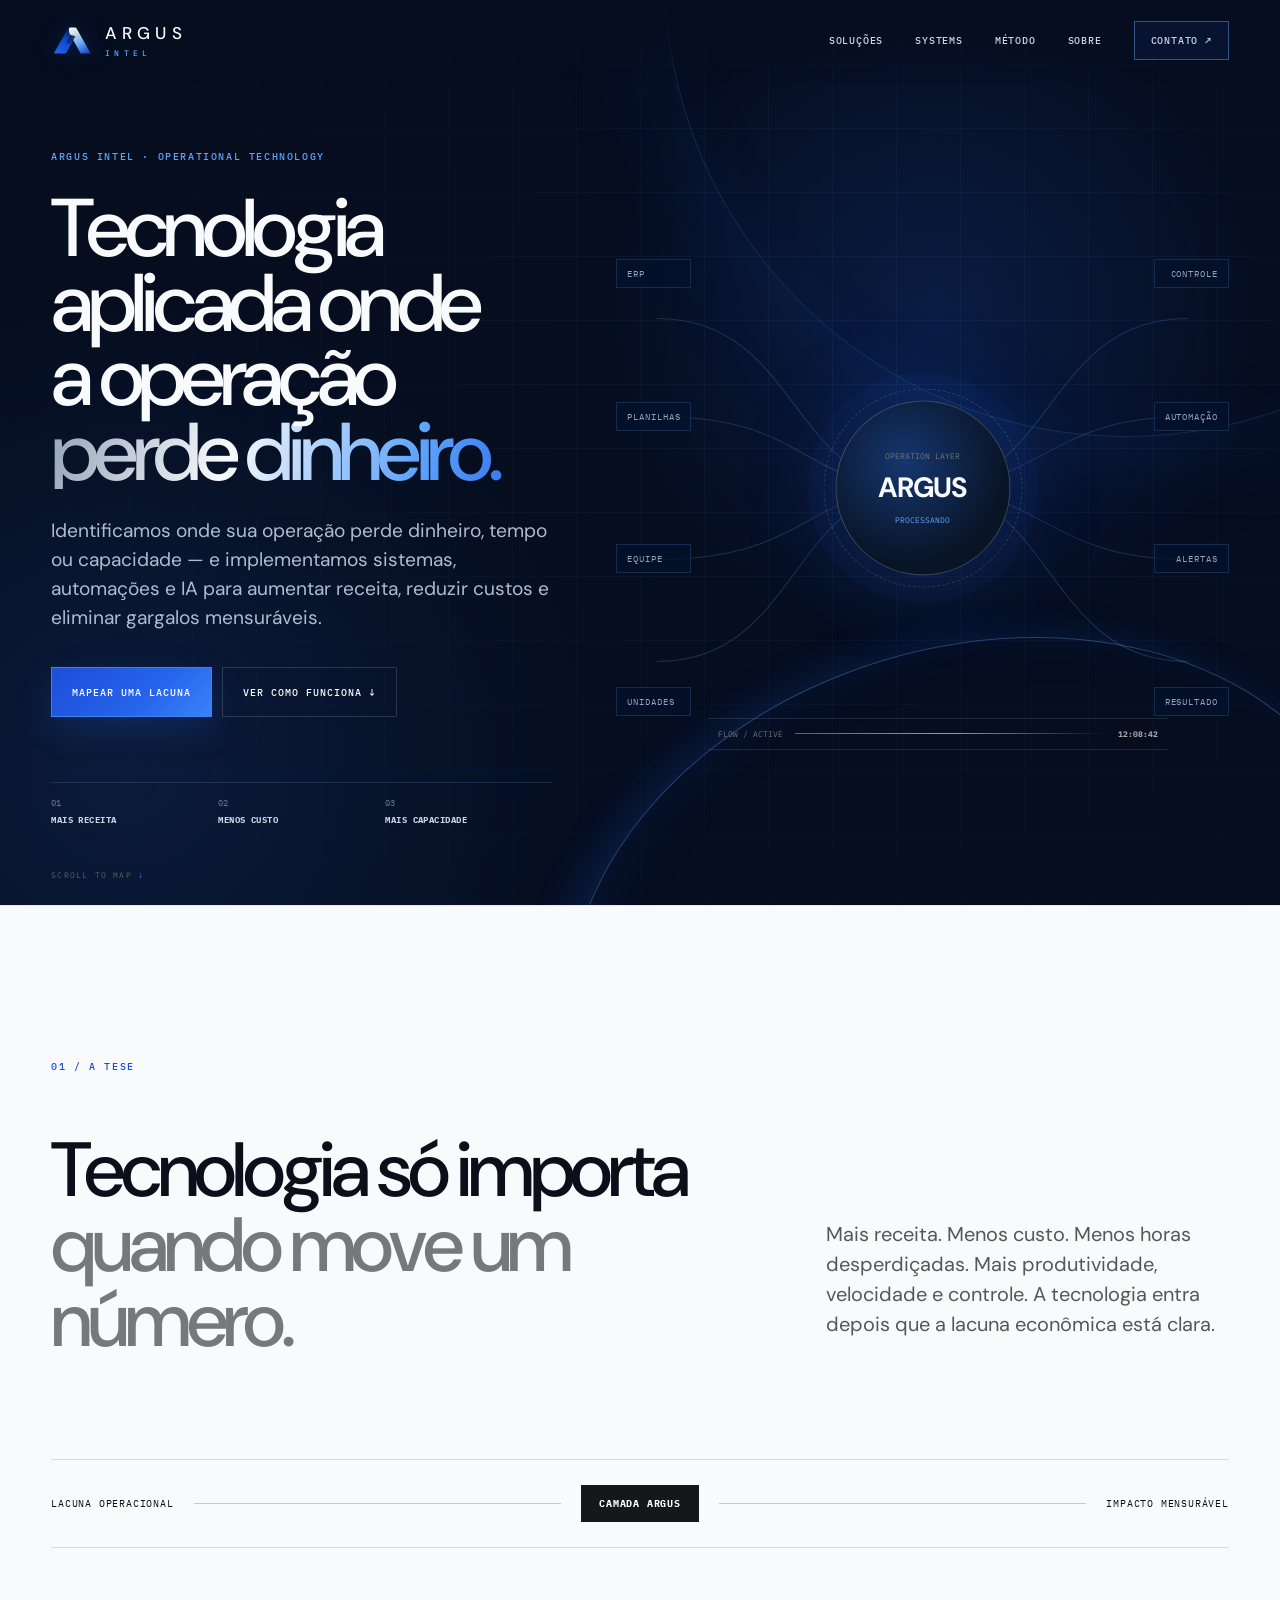
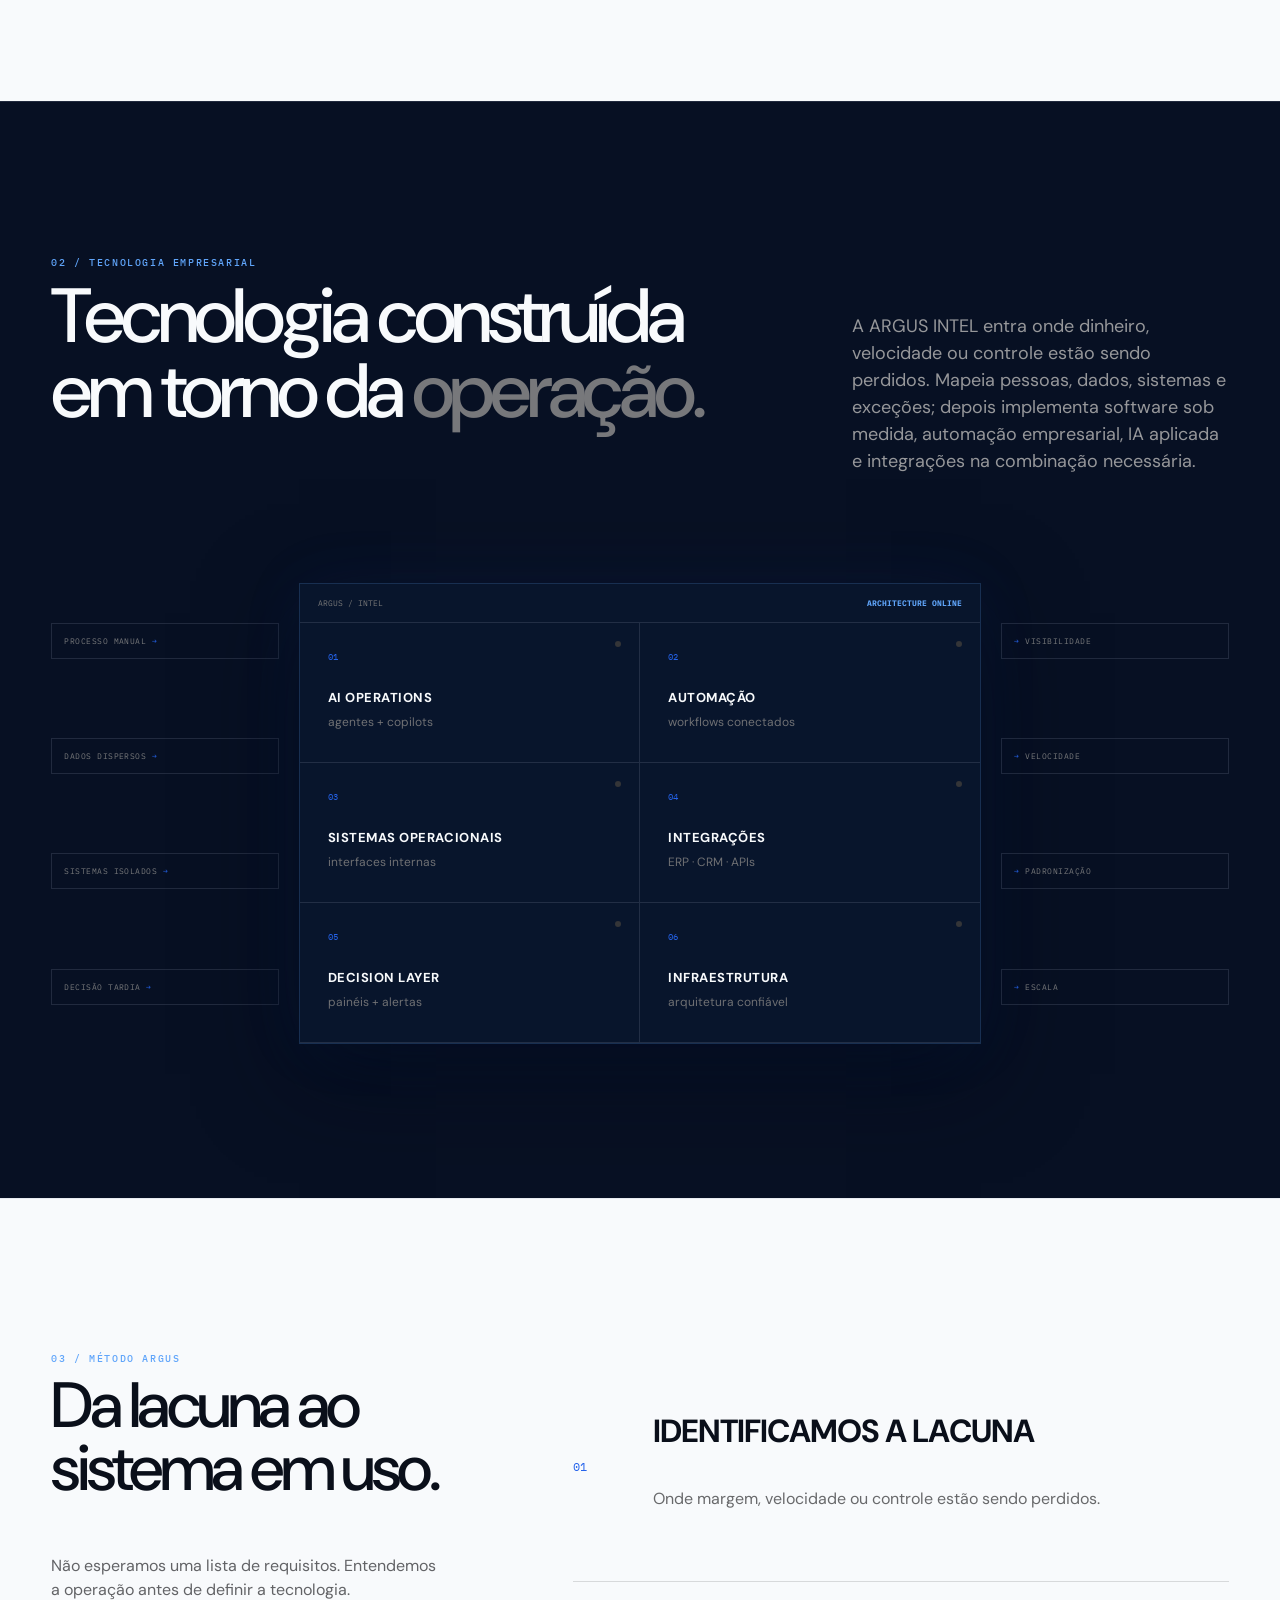
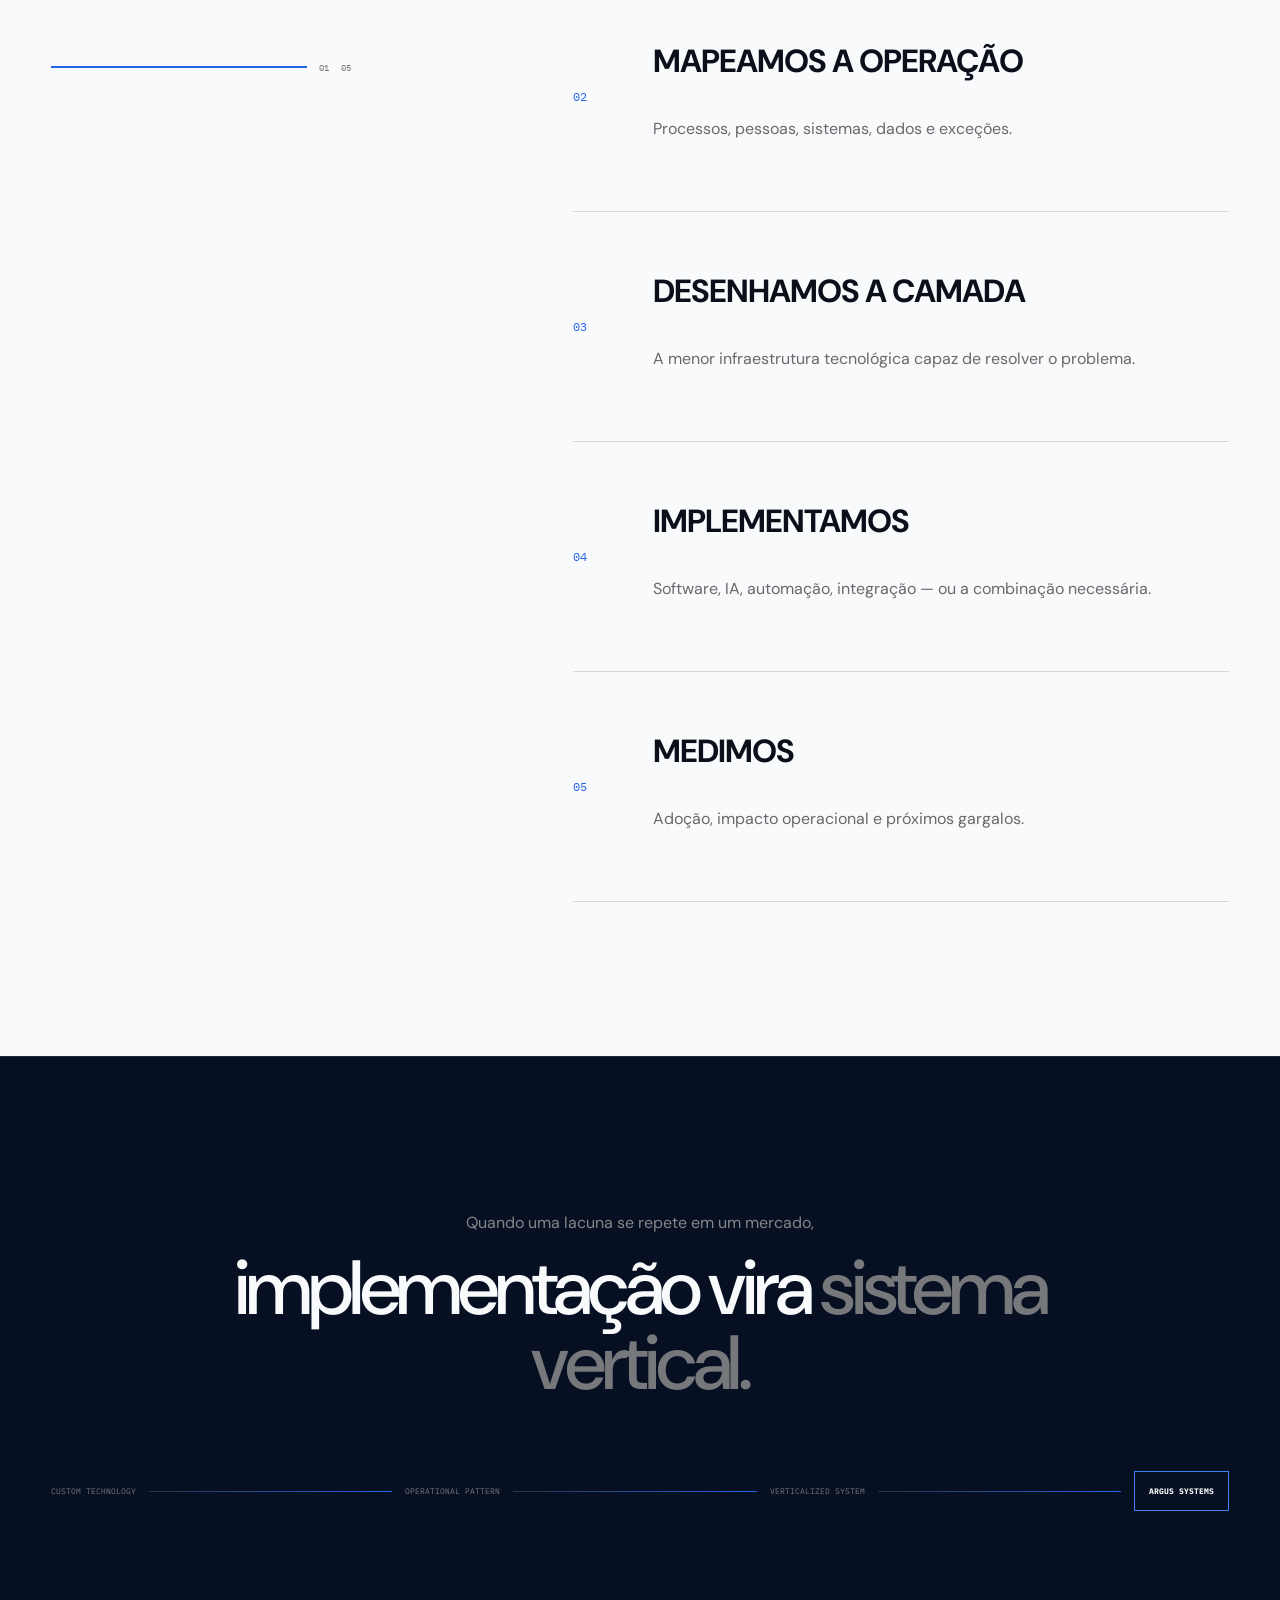
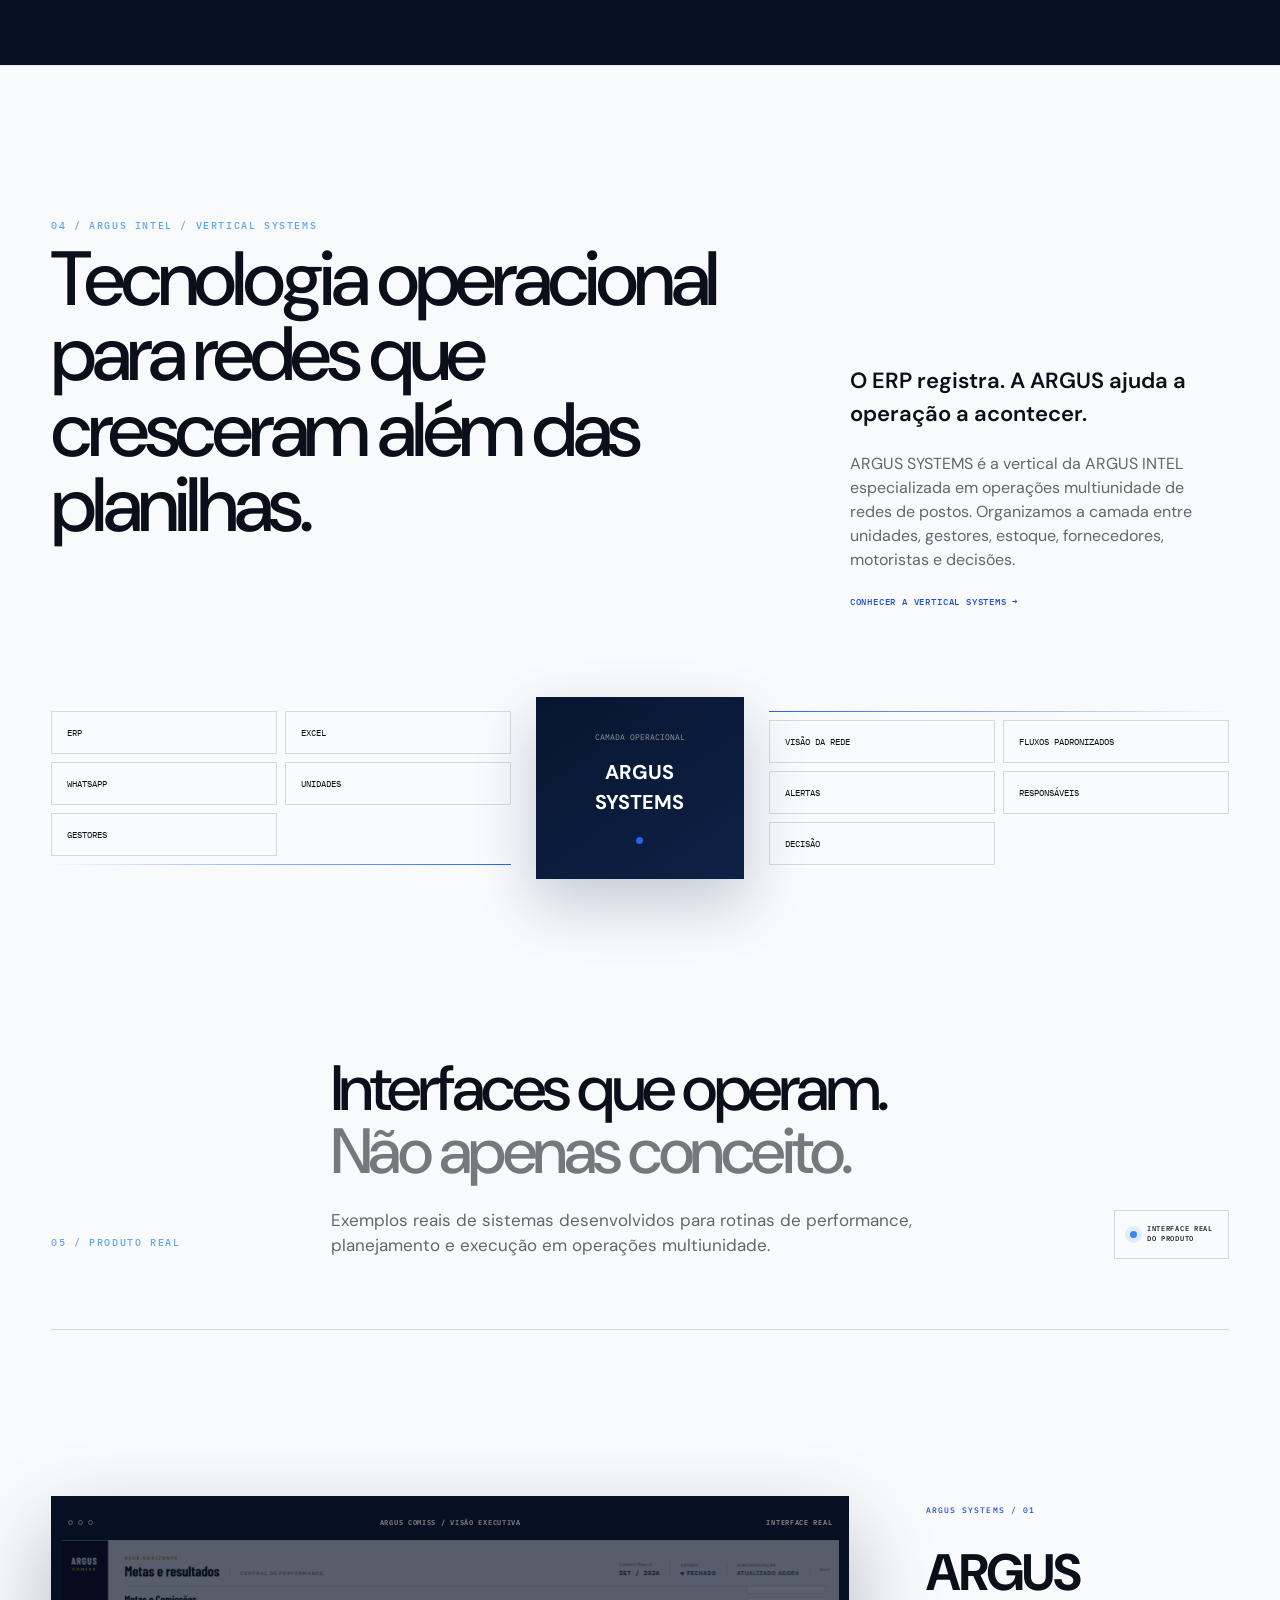
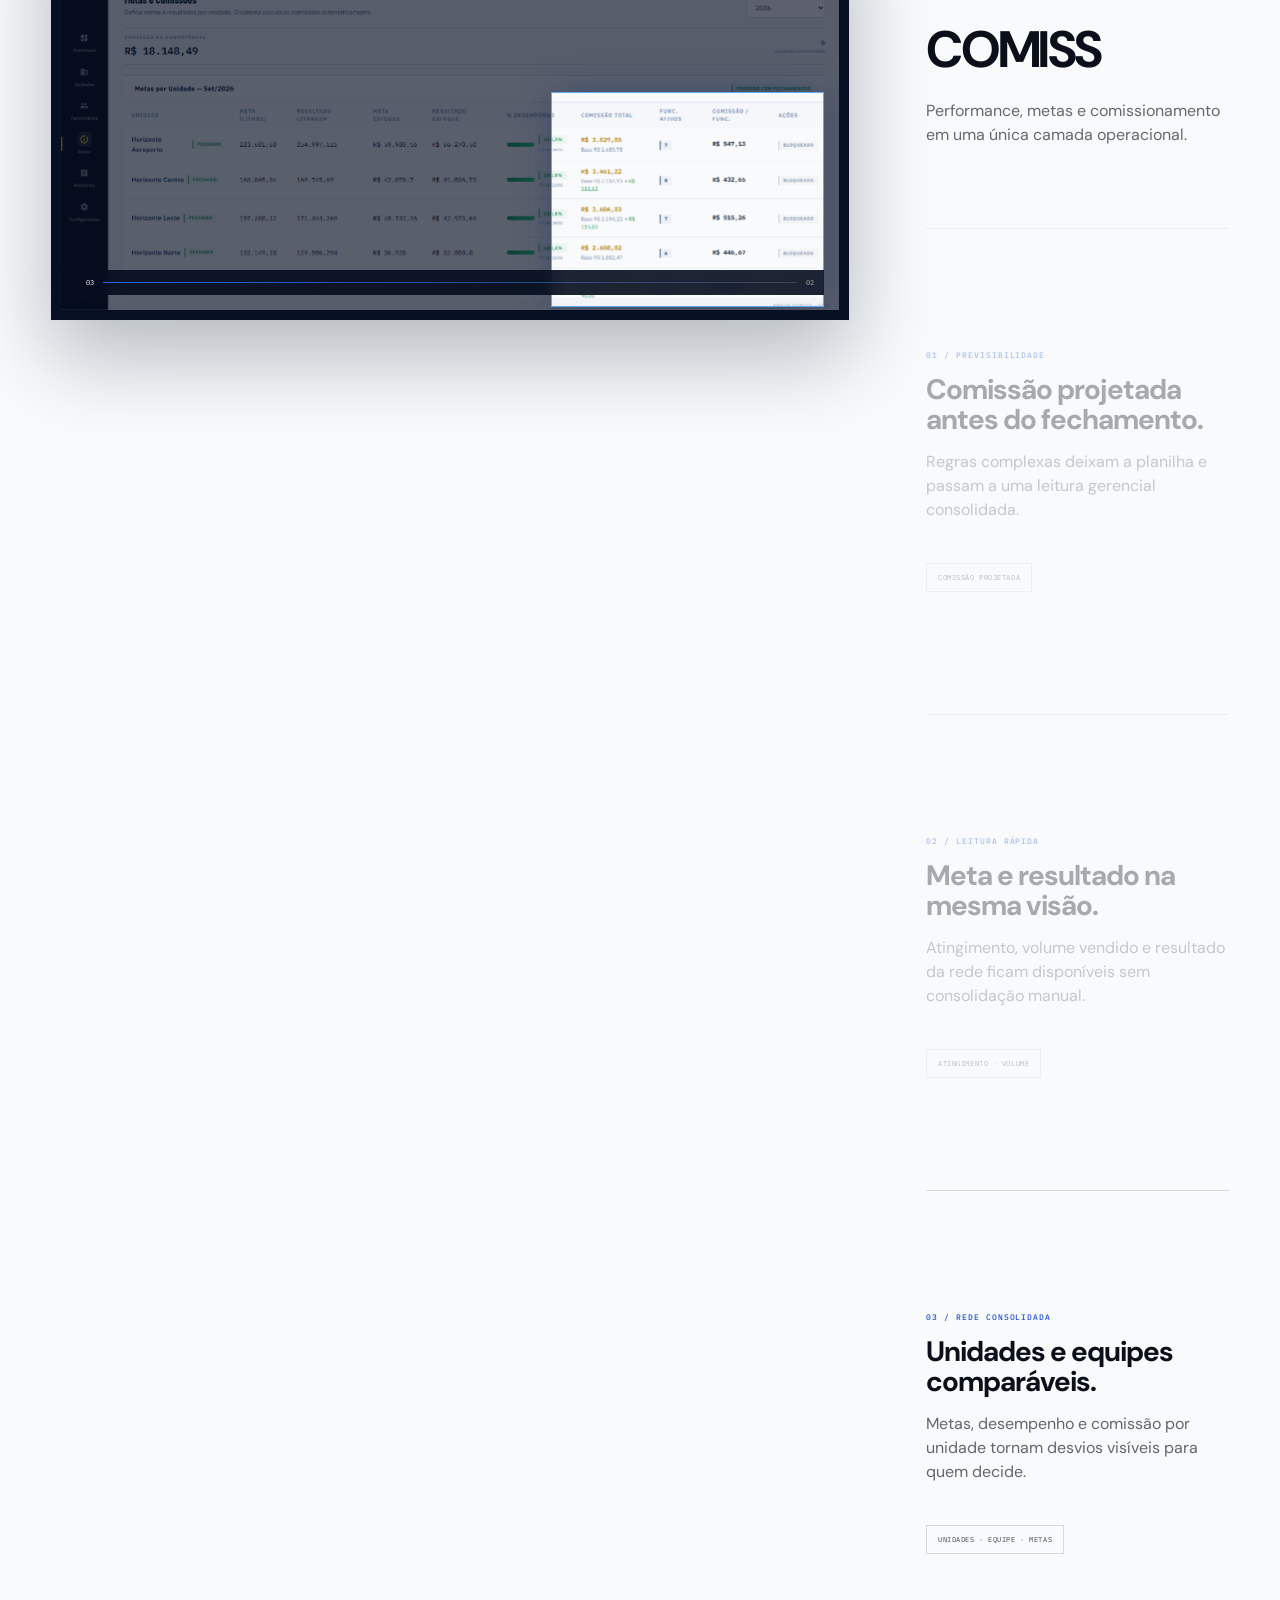
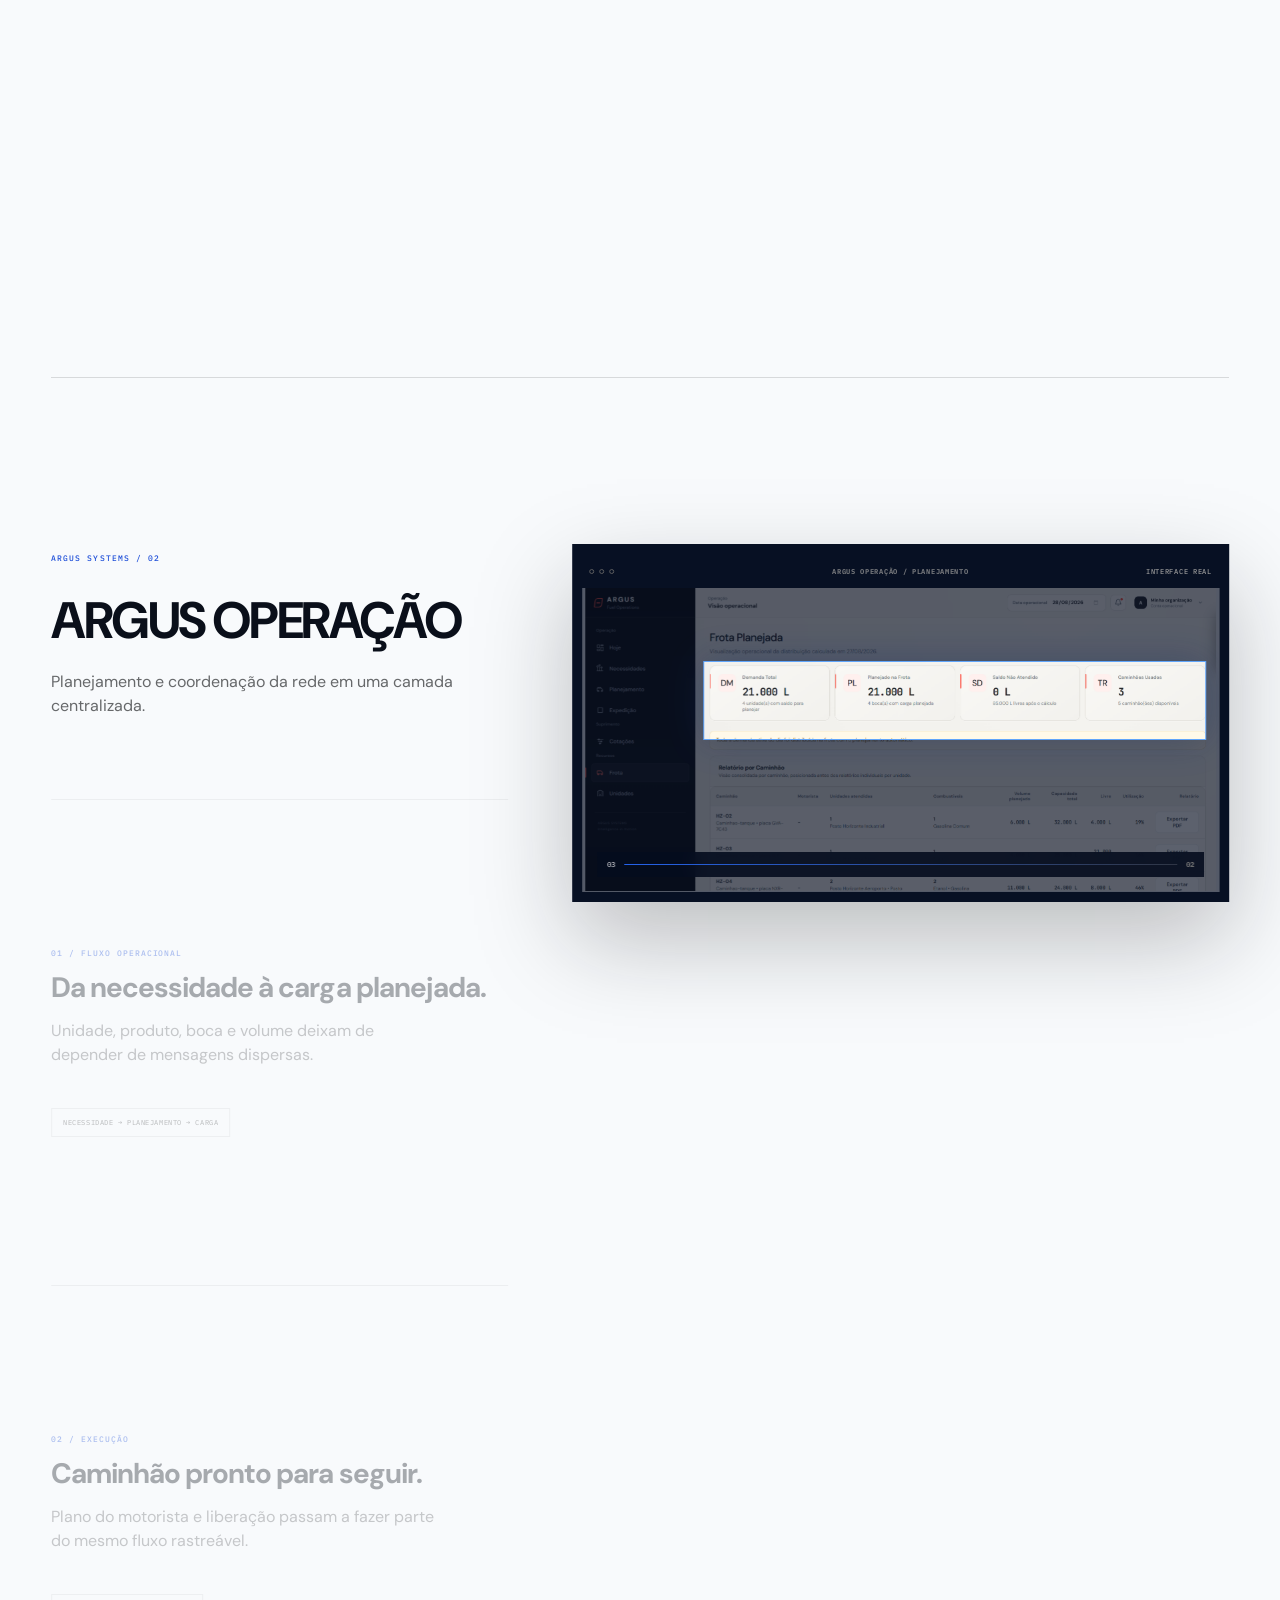
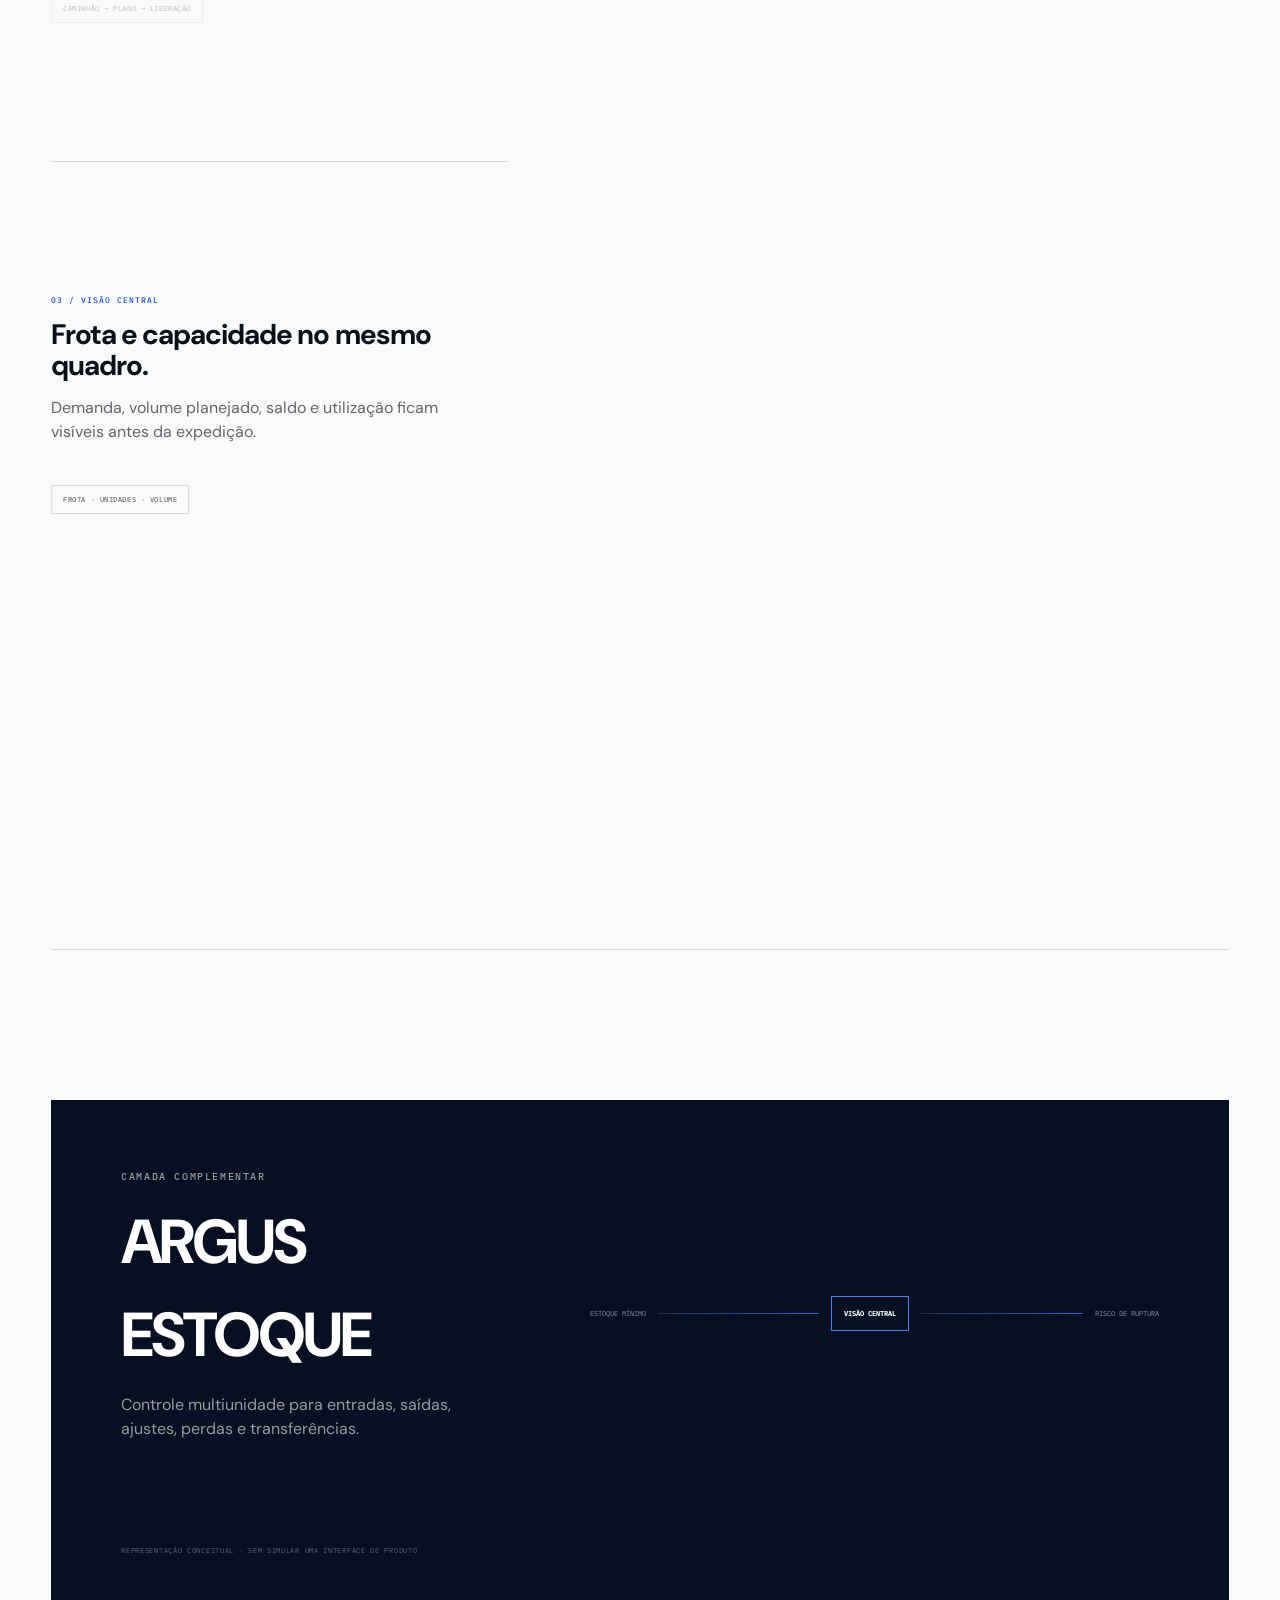
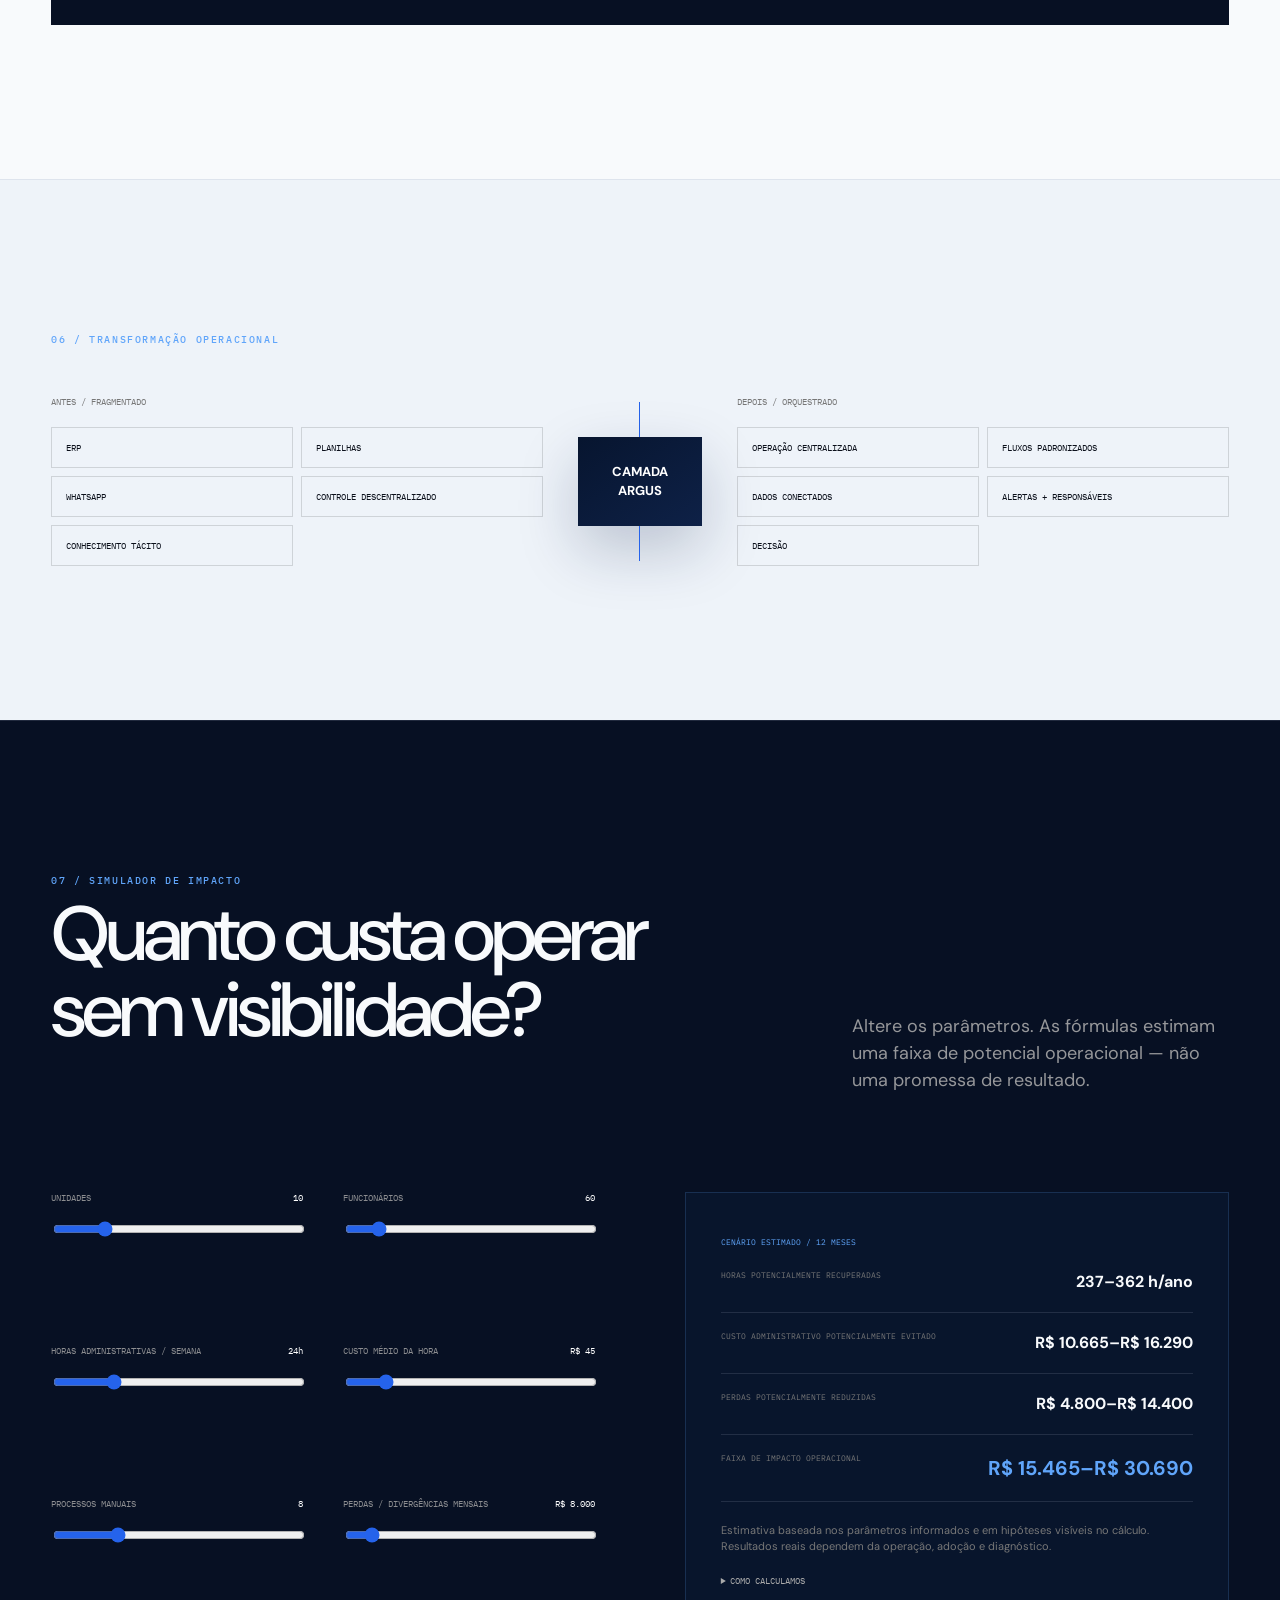
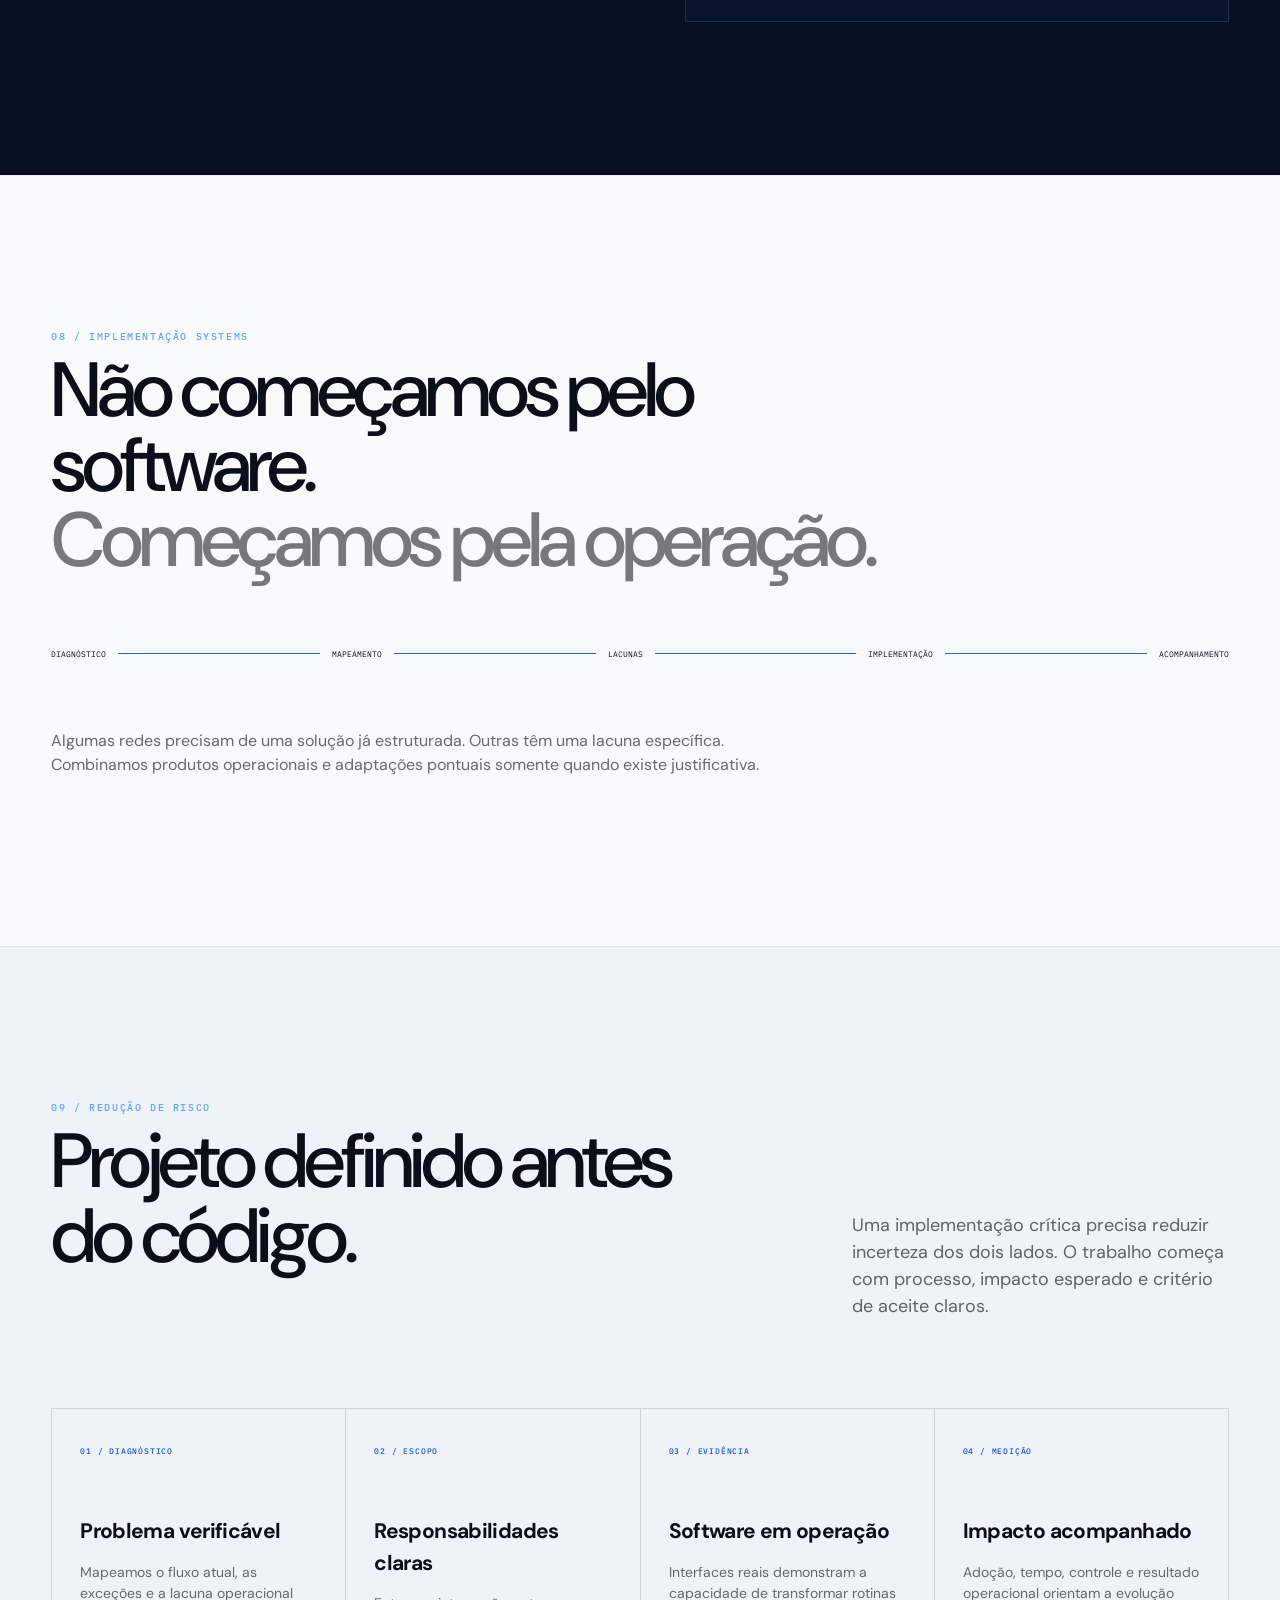
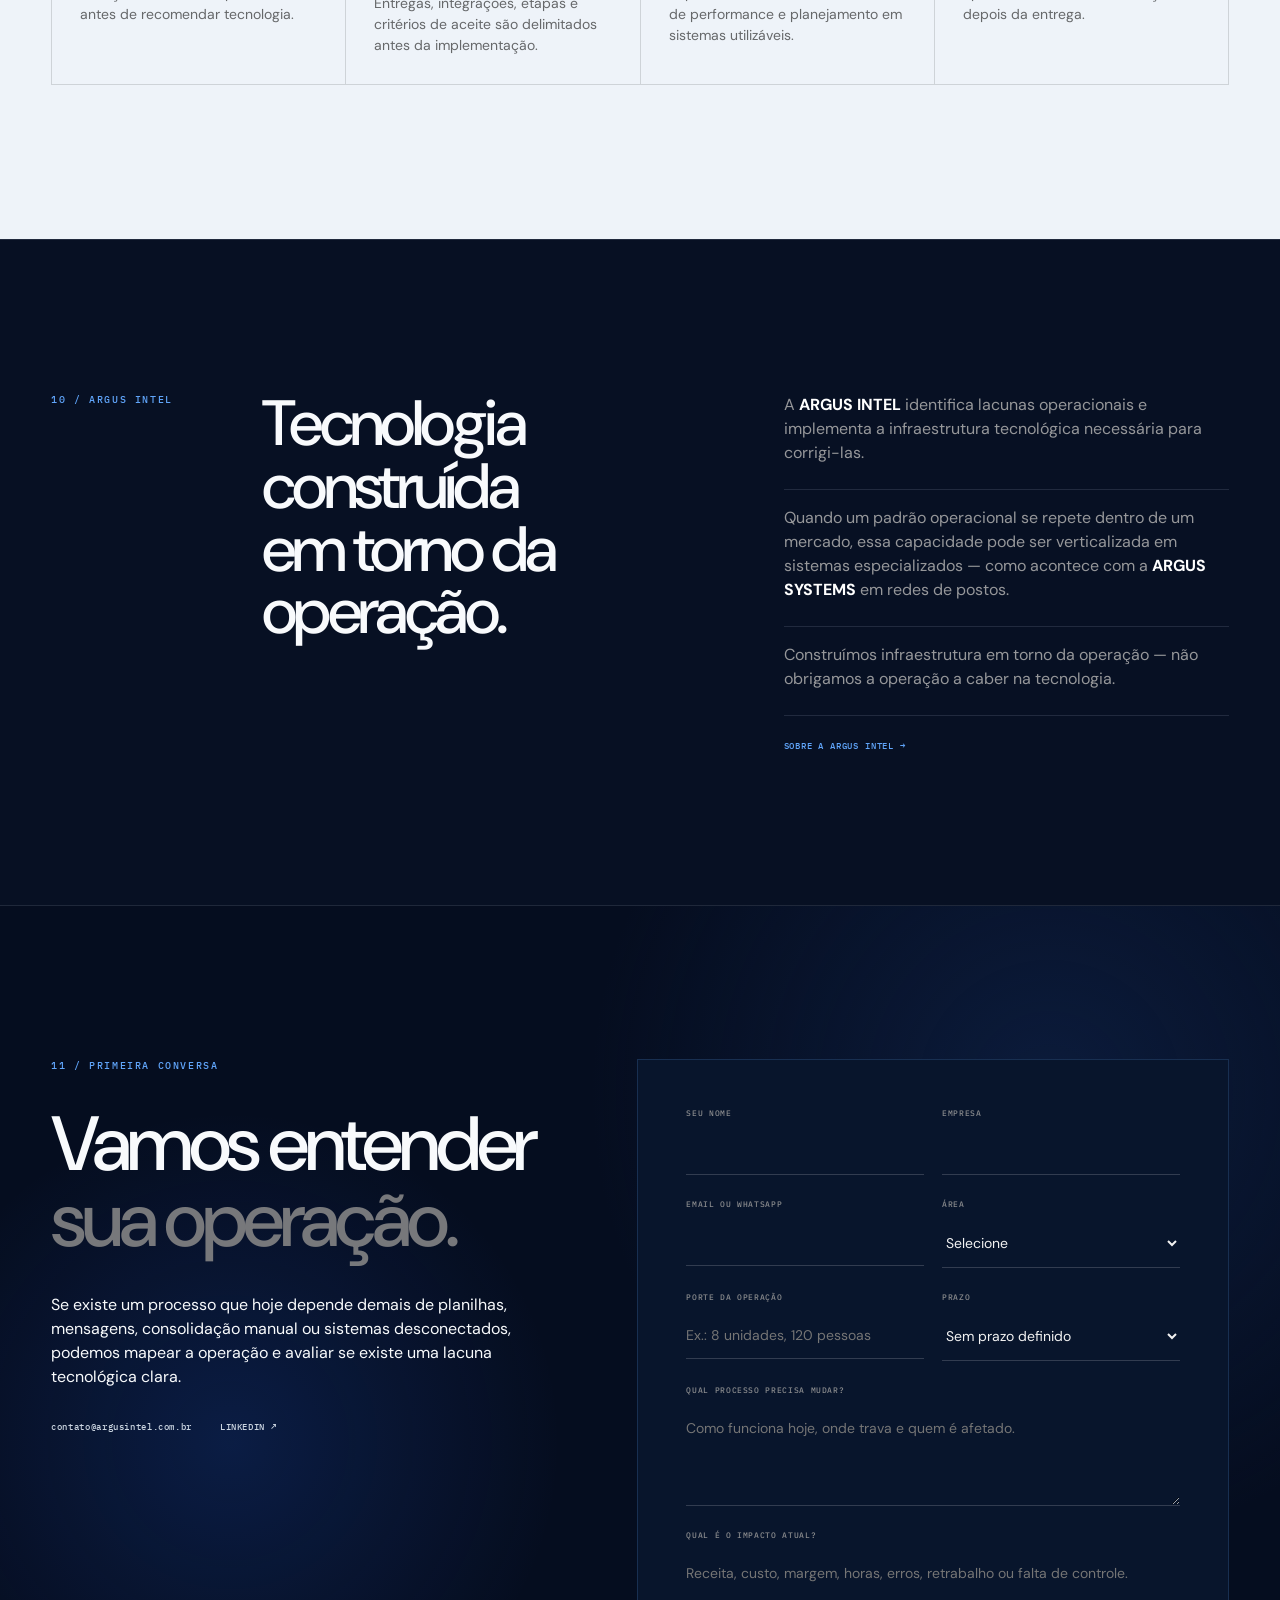
<file: index.html>
<!doctype html>
<html lang="pt-BR">
<head>
  <meta charset="utf-8"><meta name="viewport" content="width=device-width,initial-scale=1">
  <title>ARGUS INTEL | Tecnologia para Receita, Margem e Eficiência</title>
  <meta name="description" content="A ARGUS INTEL identifica onde operações perdem dinheiro, tempo ou capacidade e implementa tecnologia para aumentar receita, margem, eficiência e controle.">
  <meta name="robots" content="index,follow"><meta name="theme-color" content="#0a0f1a"><link rel="canonical" href="https://www.argusintel.com.br/">
  <meta property="og:type" content="website"><meta property="og:locale" content="pt_BR"><meta property="og:site_name" content="ARGUS INTEL">
  <meta property="og:title" content="ARGUS INTEL | Tecnologia que Move um Número"><meta property="og:description" content="Tecnologia aplicada onde a operação perde dinheiro, tempo ou eficiência."><meta property="og:url" content="https://www.argusintel.com.br/">
  <meta name="twitter:card" content="summary"><meta name="twitter:title" content="ARGUS INTEL | Tecnologia que Move um Número"><meta name="twitter:description" content="Tecnologia aplicada onde a operação perde dinheiro, tempo ou eficiência.">
  <link rel="icon" href="/favicon.png" sizes="96x96" type="image/png"><link rel="icon" href="/favicon.svg" type="image/svg+xml"><link rel="manifest" href="/site.webmanifest">
  <script type="application/ld+json">{"@context":"https://schema.org","@graph":[{"@type":"Organization","@id":"https://www.argusintel.com.br/#organization","name":"ARGUS INTEL","legalName":"ARGUS INTEL","alternateName":"ARGUS","url":"https://www.argusintel.com.br/","email":"contato@argusintel.com.br","taxID":"63.737.725/0001-87","address":{"@type":"PostalAddress","addressLocality":"São Paulo","addressCountry":"BR"},"sameAs":["https://www.linkedin.com/company/argus-group-ltda"],"description":"Empresa brasileira de tecnologia empresarial que implementa software, automação, inteligência artificial e integrações em operações com lacunas mensuráveis.","brand":{"@type":"Brand","name":"ARGUS SYSTEMS","description":"Vertical da ARGUS INTEL especializada em sistemas para operações multiunidade de redes de postos."}},{"@type":"WebSite","@id":"https://www.argusintel.com.br/#website","url":"https://www.argusintel.com.br/","name":"ARGUS INTEL","alternateName":"ARGUS","inLanguage":"pt-BR","publisher":{"@id":"https://www.argusintel.com.br/#organization"}}]}</script>
  <link rel="preconnect" href="https://fonts.googleapis.com"><link rel="preconnect" href="https://fonts.gstatic.com" crossorigin>
  <link href="https://fonts.googleapis.com/css2?family=DM+Sans:wght@400;500;600&family=IBM+Plex+Mono:wght@400;500&display=swap" rel="stylesheet"><link rel="stylesheet" href="/styles.css">
</head>
<body>
<a class="skip" href="#main">Pular para o conteúdo</a>
<nav class="nav" aria-label="Navegação principal"><a class="logo" href="/" aria-label="ARGUS INTEL — página inicial"><b>ARGUS</b><span>INTEL</span></a><button class="menu" aria-expanded="false" aria-controls="navlinks">MENU</button><div id="navlinks" class="navlinks"><a href="/solucoes/">SOLUÇÕES</a><a href="/systems/">SYSTEMS <small>REDES DE POSTOS</small></a><a href="/metodo/">MÉTODO</a><a href="/sobre/">SOBRE</a><a class="navcta" href="/contato/">CONTATO ↗</a></div></nav>

<main id="main">
<header class="hero" id="top"><div class="hero-grid"></div><div class="wrap hero-layout">
  <div class="hero-copy"><p class="kicker">ARGUS INTEL · OPERATIONAL TECHNOLOGY</p><h1>Tecnologia aplicada onde a operação <em>perde dinheiro.</em></h1><p class="intro">Identificamos onde sua operação perde dinheiro, tempo ou capacidade — e implementamos sistemas, automações e IA para aumentar receita, reduzir custos e eliminar gargalos mensuráveis.</p><div class="actions"><a class="button primary" href="/contato/">MAPEAR UMA LACUNA</a><a class="button ghost" href="#layer">VER COMO FUNCIONA ↓</a></div><div class="outcomes"><span>01 <b>MAIS RECEITA</b></span><span>02 <b>MENOS CUSTO</b></span><span>03 <b>MAIS CAPACIDADE</b></span></div></div>
  <div class="orchestrator" aria-label="Representação da camada operacional ARGUS"><div class="source left"><span>ERP</span><span>PLANILHAS</span><span>EQUIPE</span><span>UNIDADES</span></div><svg viewBox="0 0 600 460" aria-hidden="true"><g class="lines"><path d="M40 64 C180 64 170 230 300 230"/><path d="M40 160 C190 160 180 230 300 230"/><path d="M40 300 C190 300 185 230 300 230"/><path d="M40 400 C180 400 170 230 300 230"/><path d="M300 230 C430 230 420 64 560 64"/><path d="M300 230 C420 230 420 160 560 160"/><path d="M300 230 C420 230 420 300 560 300"/><path d="M300 230 C430 230 420 400 560 400"/></g><g class="packets"><circle r="4"><animateMotion dur="3.2s" repeatCount="indefinite" path="M40 64 C180 64 170 230 300 230 C430 230 420 64 560 64"/></circle><circle r="4"><animateMotion dur="3.8s" begin="-1.5s" repeatCount="indefinite" path="M40 300 C190 300 185 230 300 230 C420 230 420 300 560 300"/></circle></g></svg><div class="core"><i></i><small>OPERATION LAYER</small><b>ARGUS</b><span>PROCESSANDO</span></div><div class="source right"><span>CONTROLE</span><span>AUTOMAÇÃO</span><span>ALERTAS</span><span>RESULTADO</span></div><div class="console"><span>FLOW / ACTIVE</span><i></i><b>12:08:42</b></div></div>
</div><div class="scroll-mark">SCROLL TO MAP <span>↓</span></div></header>

<section class="manifest" id="layer"><div class="wrap"><p class="section-id reveal">01 / A TESE</p><div class="manifest-copy reveal"><h2>Tecnologia só importa<br><span>quando move um número.</span></h2><p>Mais receita. Menos custo. Menos horas desperdiçadas. Mais produtividade, velocidade e controle. A tecnologia entra depois que a lacuna econômica está clara.</p></div><div class="signal-row reveal"><span>LACUNA OPERACIONAL</span><i></i><b>CAMADA ARGUS</b><i></i><span>IMPACTO MENSURÁVEL</span></div></div></section>

<section class="dark-section" id="intel"><div class="wrap"><div class="split-heading reveal"><div><p class="section-id">02 / TECNOLOGIA EMPRESARIAL</p><h2>Tecnologia construída<br>em torno da <span>operação.</span></h2></div><p>A ARGUS INTEL entra onde dinheiro, velocidade ou controle estão sendo perdidos. Mapeia pessoas, dados, sistemas e exceções; depois implementa software sob medida, automação empresarial, IA aplicada e integrações na combinação necessária.</p></div>
  <div class="architecture reveal"><div class="arch-side inputs"><span>PROCESSO MANUAL</span><span>DADOS DISPERSOS</span><span>SISTEMAS ISOLADOS</span><span>DECISÃO TARDIA</span></div><div class="arch-core"><header><span>ARGUS / INTEL</span><b>ARCHITECTURE ONLINE</b></header><div class="layers"><article><small>01</small><b>AI OPERATIONS</b><span>agentes + copilots</span></article><article><small>02</small><b>AUTOMAÇÃO</b><span>workflows conectados</span></article><article><small>03</small><b>SISTEMAS OPERACIONAIS</b><span>interfaces internas</span></article><article><small>04</small><b>INTEGRAÇÕES</b><span>ERP · CRM · APIs</span></article><article><small>05</small><b>DECISION LAYER</b><span>painéis + alertas</span></article><article><small>06</small><b>INFRAESTRUTURA</b><span>arquitetura confiável</span></article></div></div><div class="arch-side outputs"><span>VISIBILIDADE</span><span>VELOCIDADE</span><span>PADRONIZAÇÃO</span><span>ESCALA</span></div></div>
</div></section>

<section class="method" id="metodo"><div class="wrap method-grid"><div class="method-sticky"><p class="section-id">03 / MÉTODO ARGUS</p><h2>Da lacuna ao sistema em uso.</h2><p>Não esperamos uma lista de requisitos. Entendemos a operação antes de definir a tecnologia.</p><div class="method-progress"><i></i><span>01</span><span>05</span></div></div><div class="steps"><article class="reveal"><b>01</b><div><h3>IDENTIFICAMOS A LACUNA</h3><p>Onde margem, velocidade ou controle estão sendo perdidos.</p></div></article><article class="reveal"><b>02</b><div><h3>MAPEAMOS A OPERAÇÃO</h3><p>Processos, pessoas, sistemas, dados e exceções.</p></div></article><article class="reveal"><b>03</b><div><h3>DESENHAMOS A CAMADA</h3><p>A menor infraestrutura tecnológica capaz de resolver o problema.</p></div></article><article class="reveal"><b>04</b><div><h3>IMPLEMENTAMOS</h3><p>Software, IA, automação, integração — ou a combinação necessária.</p></div></article><article class="reveal"><b>05</b><div><h3>MEDIMOS</h3><p>Adoção, impacto operacional e próximos gargalos.</p></div></article></div></div></section>

<section class="transition"><div class="wrap reveal"><p>Quando uma lacuna se repete em um mercado,</p><h2>implementação vira <span>sistema vertical.</span></h2><div class="transition-flow"><span>CUSTOM TECHNOLOGY</span><i></i><span>OPERATIONAL PATTERN</span><i></i><span>VERTICALIZED SYSTEM</span><i></i><b>ARGUS SYSTEMS</b></div></div></section>

<section class="systems" id="systems"><div class="wrap"><div class="systems-hero reveal"><div><p class="section-id">04 / ARGUS INTEL / VERTICAL SYSTEMS</p><h2>Tecnologia operacional para redes que cresceram além das planilhas.</h2></div><div><p>O ERP registra. A ARGUS ajuda a operação a acontecer.</p><span>ARGUS SYSTEMS é a vertical da ARGUS INTEL especializada em operações multiunidade de redes de postos. Organizamos a camada entre unidades, gestores, estoque, fornecedores, motoristas e decisões.</span><a class="text-link" href="/systems/">CONHECER A VERTICAL SYSTEMS →</a></div></div>
  <div class="network reveal"><div class="network-source"><span>ERP</span><span>EXCEL</span><span>WHATSAPP</span><span>UNIDADES</span><span>GESTORES</span></div><div class="network-core"><small>CAMADA OPERACIONAL</small><b>ARGUS<br>SYSTEMS</b><i></i></div><div class="network-output"><span>VISÃO DA REDE</span><span>FLUXOS PADRONIZADOS</span><span>ALERTAS</span><span>RESPONSÁVEIS</span><span>DECISÃO</span></div></div>
  <div class="product-proof" id="produtos">
    <div class="proof-opening reveal"><p class="section-id">05 / PRODUTO REAL</p><div><h2>Interfaces que operam.<br><span>Não apenas conceito.</span></h2><p>Exemplos reais de sistemas desenvolvidos para rotinas de performance, planejamento e execução em operações multiunidade.</p></div><span class="proof-seal"><i></i>INTERFACE REAL<br>DO PRODUTO</span></div>

    <article class="proof-chapter proof-comiss" data-proof-story>
      <div class="proof-visual">
        <div class="browser-frame"><header><span><i></i><i></i><i></i></span><b>ARGUS COMISS / VISÃO EXECUTIVA</b><small>INTERFACE REAL</small></header><div class="screenshot-viewport">
          <img class="proof-image active" data-proof-image="overview" src="assets/products/argus-comiss-dashboard.png" width="1901" height="905" alt="Dashboard executivo real do ARGUS COMISS com comissão projetada, atingimento, volume vendido, equipe e unidades" loading="lazy" decoding="async">
          <img class="proof-image" data-proof-image="units" src="assets/products/argus-comiss-metas.png" width="1901" height="905" alt="Tela real de metas e resultados por unidade do ARGUS COMISS" loading="lazy" decoding="async">
          <div class="image-spotlight" aria-hidden="true"></div><div class="proof-index"><span>01</span><i></i><b>02</b></div>
        </div></div>
      </div>
      <div class="proof-narrative"><div class="product-heading"><span>ARGUS SYSTEMS / 01</span><h3>ARGUS COMISS</h3><p>Performance, metas e comissionamento em uma única camada operacional.</p></div>
        <div class="proof-step active" data-image="overview" data-focus="commission"><small>01 / PREVISIBILIDADE</small><h4>Comissão projetada antes do fechamento.</h4><p>Regras complexas deixam a planilha e passam a uma leitura gerencial consolidada.</p><span>COMISSÃO PROJETADA</span></div>
        <div class="proof-step" data-image="overview" data-focus="performance"><small>02 / LEITURA RÁPIDA</small><h4>Meta e resultado na mesma visão.</h4><p>Atingimento, volume vendido e resultado da rede ficam disponíveis sem consolidação manual.</p><span>ATINGIMENTO · VOLUME</span></div>
        <div class="proof-step" data-image="units" data-focus="units"><small>03 / REDE CONSOLIDADA</small><h4>Unidades e equipes comparáveis.</h4><p>Metas, desempenho e comissão por unidade tornam desvios visíveis para quem decide.</p><span>UNIDADES · EQUIPE · METAS</span></div>
      </div>
    </article>

    <article class="proof-chapter proof-operation" data-proof-story>
      <div class="proof-visual">
        <div class="browser-frame"><header><span><i></i><i></i><i></i></span><b>ARGUS OPERAÇÃO / PLANEJAMENTO</b><small>INTERFACE REAL</small></header><div class="screenshot-viewport">
          <img class="proof-image active" data-proof-image="planning" src="assets/products/argus-operacao-planejamento.png" width="1897" height="907" alt="Tela real do ARGUS Operação com planejamento de cargas, bocas e liberação de caminhão" loading="lazy" decoding="async">
          <img class="proof-image" data-proof-image="fleet" src="assets/products/argus-operacao-frota.png" width="1891" height="908" alt="Tela real de frota planejada do ARGUS Operação" loading="lazy" decoding="async">
          <div class="image-spotlight" aria-hidden="true"></div><div class="proof-index"><span>01</span><i></i><b>02</b></div>
        </div></div>
      </div>
      <div class="proof-narrative"><div class="product-heading"><span>ARGUS SYSTEMS / 02</span><h3>ARGUS OPERAÇÃO</h3><p>Planejamento e coordenação da rede em uma camada centralizada.</p></div>
        <div class="proof-step active" data-image="planning" data-focus="load"><small>01 / FLUXO OPERACIONAL</small><h4>Da necessidade à carga planejada.</h4><p>Unidade, produto, boca e volume deixam de depender de mensagens dispersas.</p><span>NECESSIDADE → PLANEJAMENTO → CARGA</span></div>
        <div class="proof-step" data-image="planning" data-focus="release"><small>02 / EXECUÇÃO</small><h4>Caminhão pronto para seguir.</h4><p>Plano do motorista e liberação passam a fazer parte do mesmo fluxo rastreável.</p><span>CAMINHÃO → PLANO → LIBERAÇÃO</span></div>
        <div class="proof-step" data-image="fleet" data-focus="fleet"><small>03 / VISÃO CENTRAL</small><h4>Frota e capacidade no mesmo quadro.</h4><p>Demanda, volume planejado, saldo e utilização ficam visíveis antes da expedição.</p><span>FROTA · UNIDADES · VOLUME</span></div>
      </div>
    </article>

    <div class="stock-concept reveal"><div><p class="section-id">CAMADA COMPLEMENTAR</p><h3>ARGUS ESTOQUE</h3><p>Controle multiunidade para entradas, saídas, ajustes, perdas e transferências.</p></div><div class="stock-signal"><span>ESTOQUE MÍNIMO</span><i></i><b>VISÃO CENTRAL</b><i></i><span>RISCO DE RUPTURA</span></div><small>REPRESENTAÇÃO CONCEITUAL · SEM SIMULAR UMA INTERFACE DE PRODUTO</small></div>
  </div>
</div></section>

<section class="before-after"><div class="wrap reveal"><p class="section-id">06 / TRANSFORMAÇÃO OPERACIONAL</p><div class="ba-grid"><div><small>ANTES / FRAGMENTADO</small><span>ERP</span><span>PLANILHAS</span><span>WHATSAPP</span><span>CONTROLE DESCENTRALIZADO</span><span>CONHECIMENTO TÁCITO</span></div><div class="ba-core"><i></i><b>CAMADA<br>ARGUS</b><i></i></div><div><small>DEPOIS / ORQUESTRADO</small><span>OPERAÇÃO CENTRALIZADA</span><span>FLUXOS PADRONIZADOS</span><span>DADOS CONECTADOS</span><span>ALERTAS + RESPONSÁVEIS</span><span>DECISÃO</span></div></div></div></section>

<section class="calculator" id="impacto"><div class="wrap"><div class="split-heading reveal"><div><p class="section-id">07 / SIMULADOR DE IMPACTO</p><h2>Quanto custa operar sem visibilidade?</h2></div><p>Altere os parâmetros. As fórmulas estimam uma faixa de potencial operacional — não uma promessa de resultado.</p></div><div class="calc-grid reveal"><form id="impact-form"><label>UNIDADES <output for="units">10</output><input name="units" id="units" type="range" min="1" max="50" value="10"></label><label>FUNCIONÁRIOS <output for="staff">60</output><input name="staff" id="staff" type="range" min="5" max="500" step="5" value="60"></label><label>HORAS ADMINISTRATIVAS / SEMANA <output for="hours">24h</output><input name="hours" id="hours" type="range" min="2" max="100" value="24"></label><label>CUSTO MÉDIO DA HORA <output for="cost">R$ 45</output><input name="cost" id="cost" type="range" min="20" max="200" step="5" value="45"></label><label>PROCESSOS MANUAIS <output for="processes">8</output><input name="processes" id="processes" type="range" min="1" max="30" value="8"></label><label>PERDAS / DIVERGÊNCIAS MENSAIS <output for="losses">R$ 8.000</output><input name="losses" id="losses" type="range" min="0" max="100000" step="1000" value="8000"></label></form><div class="calc-result"><span>CENÁRIO ESTIMADO / 12 MESES</span><div><small>HORAS POTENCIALMENTE RECUPERADAS</small><strong id="saved-hours">—</strong></div><div><small>CUSTO ADMINISTRATIVO POTENCIALMENTE EVITADO</small><strong id="admin-saving">—</strong></div><div><small>PERDAS POTENCIALMENTE REDUZIDAS</small><strong id="loss-saving">—</strong></div><div class="total"><small>FAIXA DE IMPACTO OPERACIONAL</small><strong id="impact-range">—</strong></div><p>Estimativa baseada nos parâmetros informados e em hipóteses visíveis no cálculo. Resultados reais dependem da operação, adoção e diagnóstico.</p><details><summary>COMO CALCULAMOS</summary><p>Recuperação estimada de 15% a 30% das horas administrativas, ajustada pela quantidade de processos. Redução potencial de 5% a 15% das perdas informadas. Nenhum valor é garantido.</p></details></div></div></div></section>

<section class="engagement"><div class="wrap reveal"><div><p class="section-id">08 / IMPLEMENTAÇÃO SYSTEMS</p><h2>Não começamos pelo software.<br><span>Começamos pela operação.</span></h2></div><div class="engagement-flow"><span>DIAGNÓSTICO</span><i></i><span>MAPEAMENTO</span><i></i><span>LACUNAS</span><i></i><span>IMPLEMENTAÇÃO</span><i></i><span>ACOMPANHAMENTO</span></div><p>Algumas redes precisam de uma solução já estruturada. Outras têm uma lacuna específica. Combinamos produtos operacionais e adaptações pontuais somente quando existe justificativa.</p></div></section>

<section class="assurance"><div class="wrap"><div class="split-heading reveal"><div><p class="section-id">09 / REDUÇÃO DE RISCO</p><h2>Projeto definido antes<br>do código.</h2></div><p>Uma implementação crítica precisa reduzir incerteza dos dois lados. O trabalho começa com processo, impacto esperado e critério de aceite claros.</p></div><div class="assurance-grid reveal"><article><small>01 / DIAGNÓSTICO</small><h3>Problema verificável</h3><p>Mapeamos o fluxo atual, as exceções e a lacuna operacional antes de recomendar tecnologia.</p></article><article><small>02 / ESCOPO</small><h3>Responsabilidades claras</h3><p>Entregas, integrações, etapas e critérios de aceite são delimitados antes da implementação.</p></article><article><small>03 / EVIDÊNCIA</small><h3>Software em operação</h3><p>Interfaces reais demonstram a capacidade de transformar rotinas de performance e planejamento em sistemas utilizáveis.</p></article><article><small>04 / MEDIÇÃO</small><h3>Impacto acompanhado</h3><p>Adoção, tempo, controle e resultado operacional orientam a evolução depois da entrega.</p></article></div></div></section>

<section class="about" id="sobre"><div class="wrap about-grid reveal"><p class="section-id">10 / ARGUS INTEL</p><h2>Tecnologia construída<br>em torno da operação.</h2><div><p>A <b>ARGUS INTEL</b> identifica lacunas operacionais e implementa a infraestrutura tecnológica necessária para corrigi-las.</p><p>Quando um padrão operacional se repete dentro de um mercado, essa capacidade pode ser verticalizada em sistemas especializados — como acontece com a <b>ARGUS SYSTEMS</b> em redes de postos.</p><p>Construímos infraestrutura em torno da operação — não obrigamos a operação a caber na tecnologia.</p><a class="text-link light" href="/sobre/">SOBRE A ARGUS INTEL →</a></div></div></section>

<section class="contact" id="contato"><div class="wrap reveal"><div class="contact-heading"><p class="section-id">11 / PRIMEIRA CONVERSA</p><h2>Vamos entender<br><span>sua operação.</span></h2><p>Se existe um processo que hoje depende demais de planilhas, mensagens, consolidação manual ou sistemas desconectados, podemos mapear a operação e avaliar se existe uma lacuna tecnológica clara.</p><div class="contact-direct"><a href="mailto:contato@argusintel.com.br">contato@argusintel.com.br</a><a href="https://www.linkedin.com/company/argus-group-ltda" target="_blank" rel="noopener noreferrer">LINKEDIN ↗</a></div></div><form class="lead-form" id="lead-form"><label>SEU NOME<input name="name" autocomplete="name" required></label><label>EMPRESA<input name="company" autocomplete="organization" required></label><label>EMAIL OU WHATSAPP<input name="contact" autocomplete="email" required></label><label>ÁREA<select name="route" required><option value="">Selecione</option><option>ARGUS INTEL — tecnologia empresarial</option><option>ARGUS SYSTEMS — vertical para redes de postos</option><option>A definir na conversa</option></select></label><label>PORTE DA OPERAÇÃO<input name="scale" placeholder="Ex.: 8 unidades, 120 pessoas"></label><label>PRAZO<select name="deadline"><option>Sem prazo definido</option><option>Até 30 dias</option><option>De 1 a 3 meses</option><option>De 3 a 6 meses</option></select></label><label class="wide">QUAL PROCESSO PRECISA MUDAR?<textarea name="problem" rows="4" required placeholder="Como funciona hoje, onde trava e quem é afetado."></textarea></label><label class="wide">QUAL É O IMPACTO ATUAL?<textarea name="impact" rows="3" placeholder="Receita, custo, margem, horas, erros, retrabalho ou falta de controle."></textarea></label><div class="wide form-action"><p>Ao continuar, seu aplicativo de e-mail abrirá com o briefing preenchido. Nenhum dado é armazenado neste site.</p><button class="button primary" type="submit">FALAR COM A ARGUS ↗</button></div></form></div></section>
</main>
<footer><div class="logo"><b>ARGUS</b><span>INTEL</span></div><p>TECNOLOGIA APLICADA À OPERAÇÃO.<br>SÃO PAULO · BRASIL</p><div><a href="/solucoes/">SOLUÇÕES</a><a href="/systems/">SYSTEMS</a><a href="/metodo/">MÉTODO</a><a href="/sobre/">SOBRE</a><a href="/contato/">CONTATO</a><a href="https://www.linkedin.com/company/argus-group-ltda" target="_blank" rel="noopener noreferrer">LINKEDIN ↗</a></div><small>© 2026 ARGUS INTEL</small></footer>
<script src="/site.js"></script></body></html>
</file>
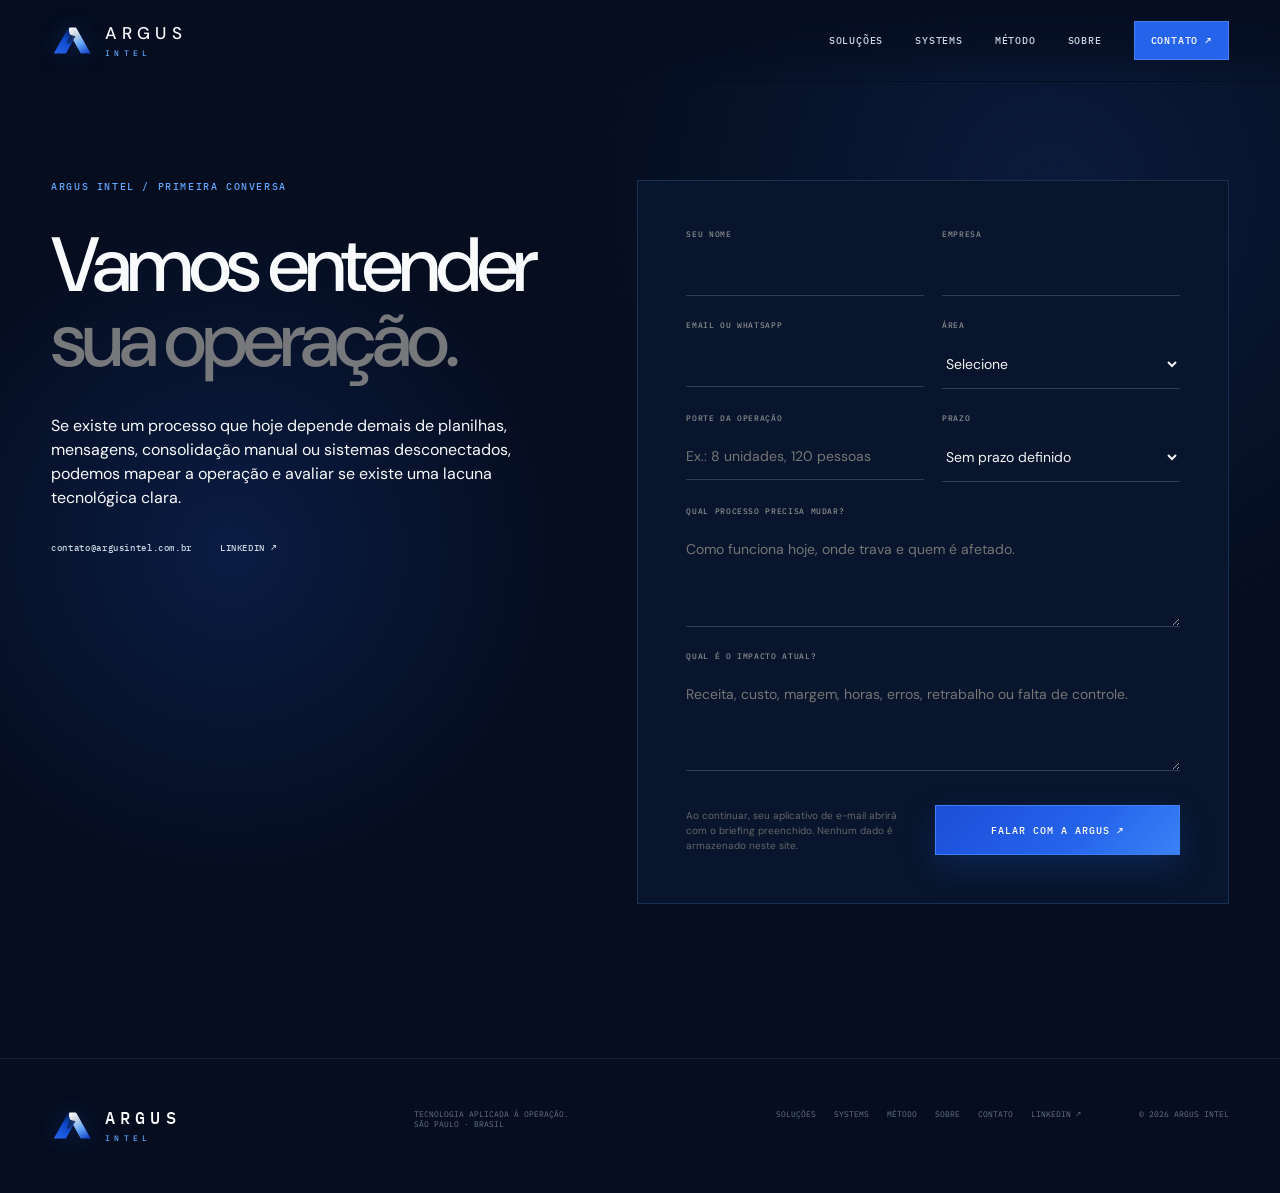
<file: contato/index.html>
<!doctype html>
<html lang="pt-BR">
<head>
  <meta charset="utf-8"><meta name="viewport" content="width=device-width,initial-scale=1">
  <title>Contato | Mapear uma Operação com a ARGUS INTEL</title>
  <meta name="description" content="Fale com a ARGUS INTEL para mapear processos manuais, sistemas desconectados e lacunas que afetam controle, margem ou velocidade.">
  <meta name="robots" content="index,follow"><meta name="theme-color" content="#0a0f1a"><link rel="canonical" href="https://www.argusintel.com.br/contato/">
  <meta property="og:type" content="website"><meta property="og:locale" content="pt_BR"><meta property="og:site_name" content="ARGUS INTEL"><meta property="og:title" content="Contato | ARGUS INTEL"><meta property="og:description" content="Vamos entender sua operação e avaliar se existe uma lacuna tecnológica clara."><meta property="og:url" content="https://www.argusintel.com.br/contato/">
  <meta name="twitter:card" content="summary"><meta name="twitter:title" content="Contato | ARGUS INTEL"><meta name="twitter:description" content="Mapeie uma lacuna operacional com a ARGUS INTEL.">
  <link rel="icon" href="/favicon.png" sizes="96x96" type="image/png"><link rel="icon" href="/favicon.svg" type="image/svg+xml"><link rel="manifest" href="/site.webmanifest">
  <script type="application/ld+json">{"@context":"https://schema.org","@type":"ContactPage","name":"Contato — ARGUS INTEL","url":"https://www.argusintel.com.br/contato/","mainEntity":{"@type":"Organization","@id":"https://www.argusintel.com.br/#organization","name":"ARGUS INTEL","email":"contato@argusintel.com.br"}}</script>
  <link rel="preconnect" href="https://fonts.googleapis.com"><link rel="preconnect" href="https://fonts.gstatic.com" crossorigin><link href="https://fonts.googleapis.com/css2?family=DM+Sans:wght@400;500;600&family=IBM+Plex+Mono:wght@400;500&display=swap" rel="stylesheet"><link rel="stylesheet" href="/styles.css">
</head>
<body>
<a class="skip" href="#main">Pular para o conteúdo</a>
<nav class="nav" aria-label="Navegação principal"><a class="logo" href="/" aria-label="ARGUS INTEL — página inicial"><b>ARGUS</b><span>INTEL</span></a><button class="menu" aria-expanded="false" aria-controls="navlinks">MENU</button><div id="navlinks" class="navlinks"><a href="/solucoes/">SOLUÇÕES</a><a href="/systems/">SYSTEMS</a><a href="/metodo/">MÉTODO</a><a href="/sobre/">SOBRE</a><a class="navcta" href="/contato/" aria-current="page">CONTATO ↗</a></div></nav>
<main id="main">
  <section class="contact contact-page"><div class="wrap"><div class="contact-heading reveal"><p class="section-id">ARGUS INTEL / PRIMEIRA CONVERSA</p><h1>Vamos entender<br><span>sua operação.</span></h1><p>Se existe um processo que hoje depende demais de planilhas, mensagens, consolidação manual ou sistemas desconectados, podemos mapear a operação e avaliar se existe uma lacuna tecnológica clara.</p><div class="contact-direct"><a href="mailto:contato@argusintel.com.br">contato@argusintel.com.br</a><a href="https://www.linkedin.com/company/argus-group-ltda" target="_blank" rel="noopener noreferrer">LINKEDIN ↗</a></div></div><form class="lead-form reveal" id="lead-form"><label>SEU NOME<input name="name" autocomplete="name" required></label><label>EMPRESA<input name="company" autocomplete="organization" required></label><label>EMAIL OU WHATSAPP<input name="contact" autocomplete="email" required></label><label>ÁREA<select name="route" required><option value="">Selecione</option><option>ARGUS INTEL — tecnologia empresarial</option><option>ARGUS SYSTEMS — vertical para redes de postos</option><option>A definir na conversa</option></select></label><label>PORTE DA OPERAÇÃO<input name="scale" placeholder="Ex.: 8 unidades, 120 pessoas"></label><label>PRAZO<select name="deadline"><option>Sem prazo definido</option><option>Até 30 dias</option><option>De 1 a 3 meses</option><option>De 3 a 6 meses</option></select></label><label class="wide">QUAL PROCESSO PRECISA MUDAR?<textarea name="problem" rows="4" required placeholder="Como funciona hoje, onde trava e quem é afetado."></textarea></label><label class="wide">QUAL É O IMPACTO ATUAL?<textarea name="impact" rows="3" placeholder="Receita, custo, margem, horas, erros, retrabalho ou falta de controle."></textarea></label><div class="wide form-action"><p>Ao continuar, seu aplicativo de e-mail abrirá com o briefing preenchido. Nenhum dado é armazenado neste site.</p><button class="button primary" type="submit">FALAR COM A ARGUS ↗</button></div></form></div></section>
</main>
<footer><div class="logo"><b>ARGUS</b><span>INTEL</span></div><p>TECNOLOGIA APLICADA À OPERAÇÃO.<br>SÃO PAULO · BRASIL</p><div><a href="/solucoes/">SOLUÇÕES</a><a href="/systems/">SYSTEMS</a><a href="/metodo/">MÉTODO</a><a href="/sobre/">SOBRE</a><a href="/contato/">CONTATO</a><a href="https://www.linkedin.com/company/argus-group-ltda" target="_blank" rel="noopener noreferrer">LINKEDIN ↗</a></div><small>© 2026 ARGUS INTEL</small></footer>
<script src="/site.js"></script></body></html>
</file>
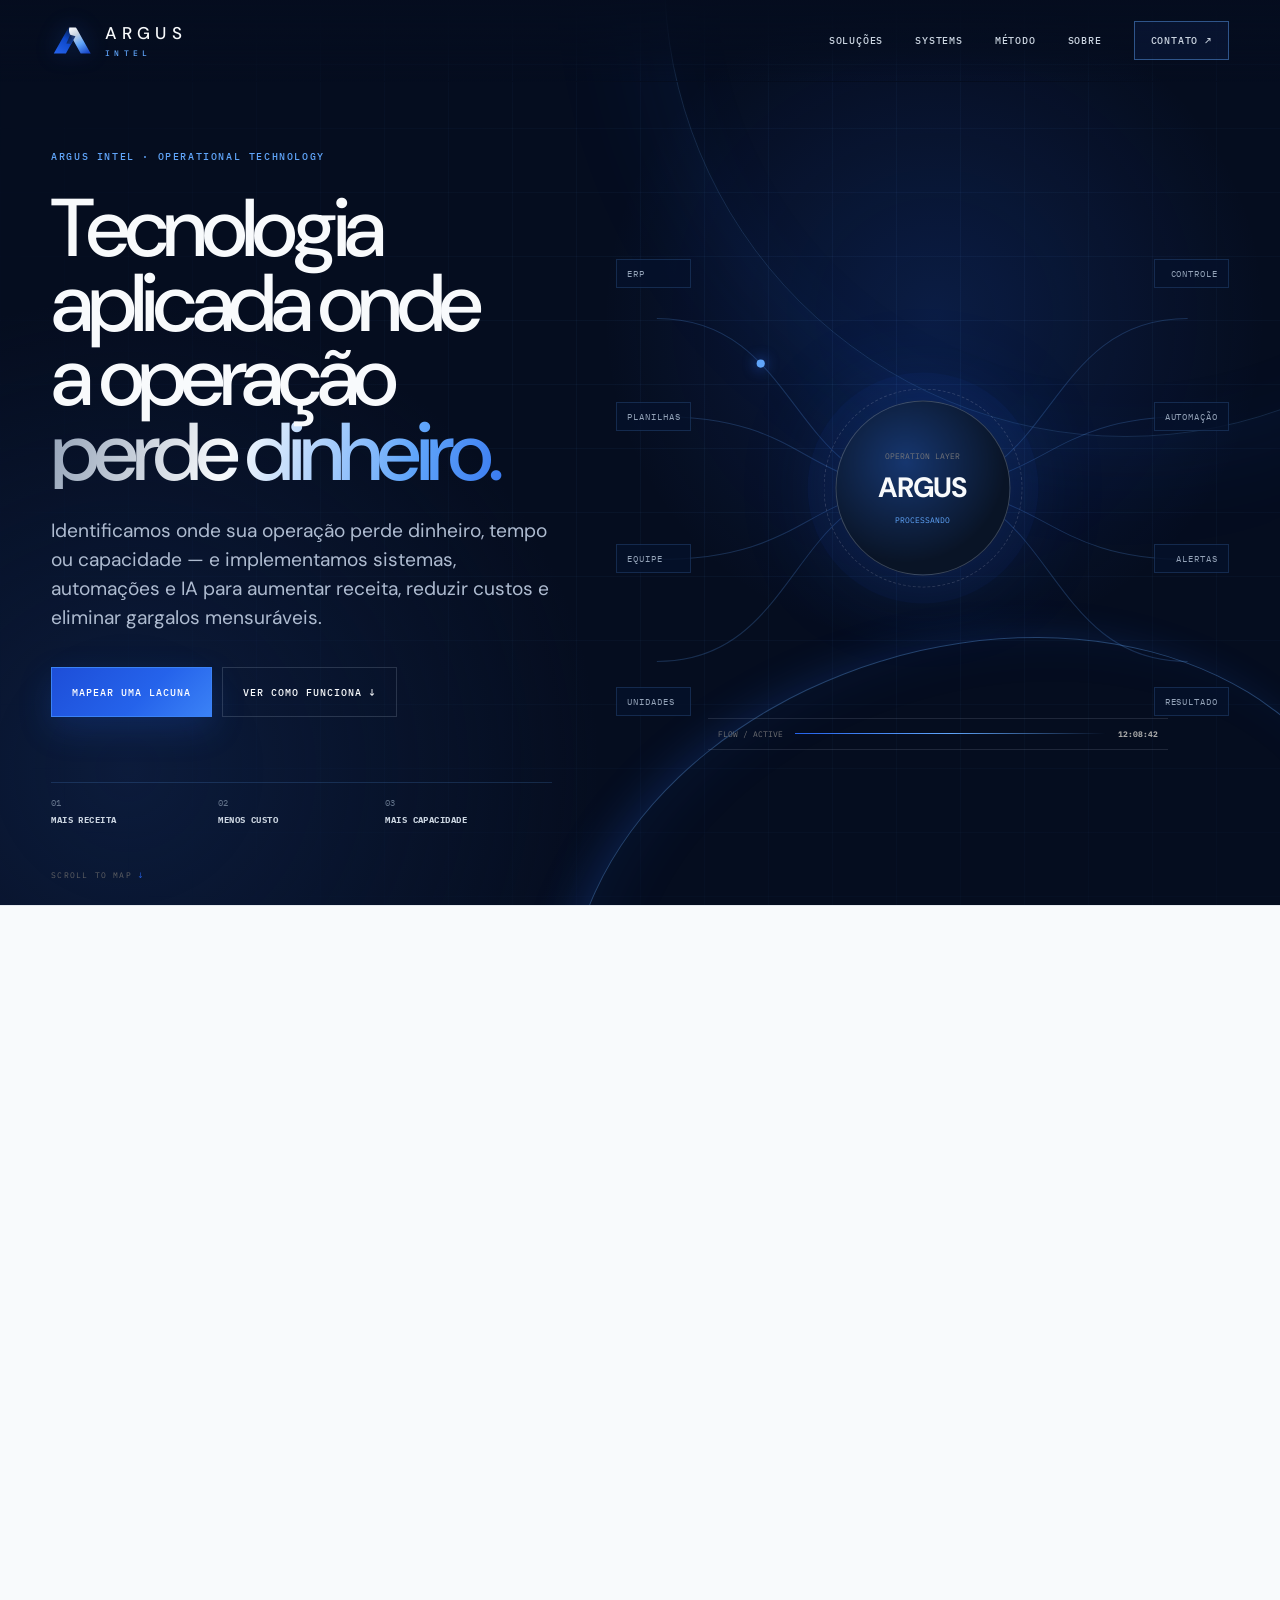
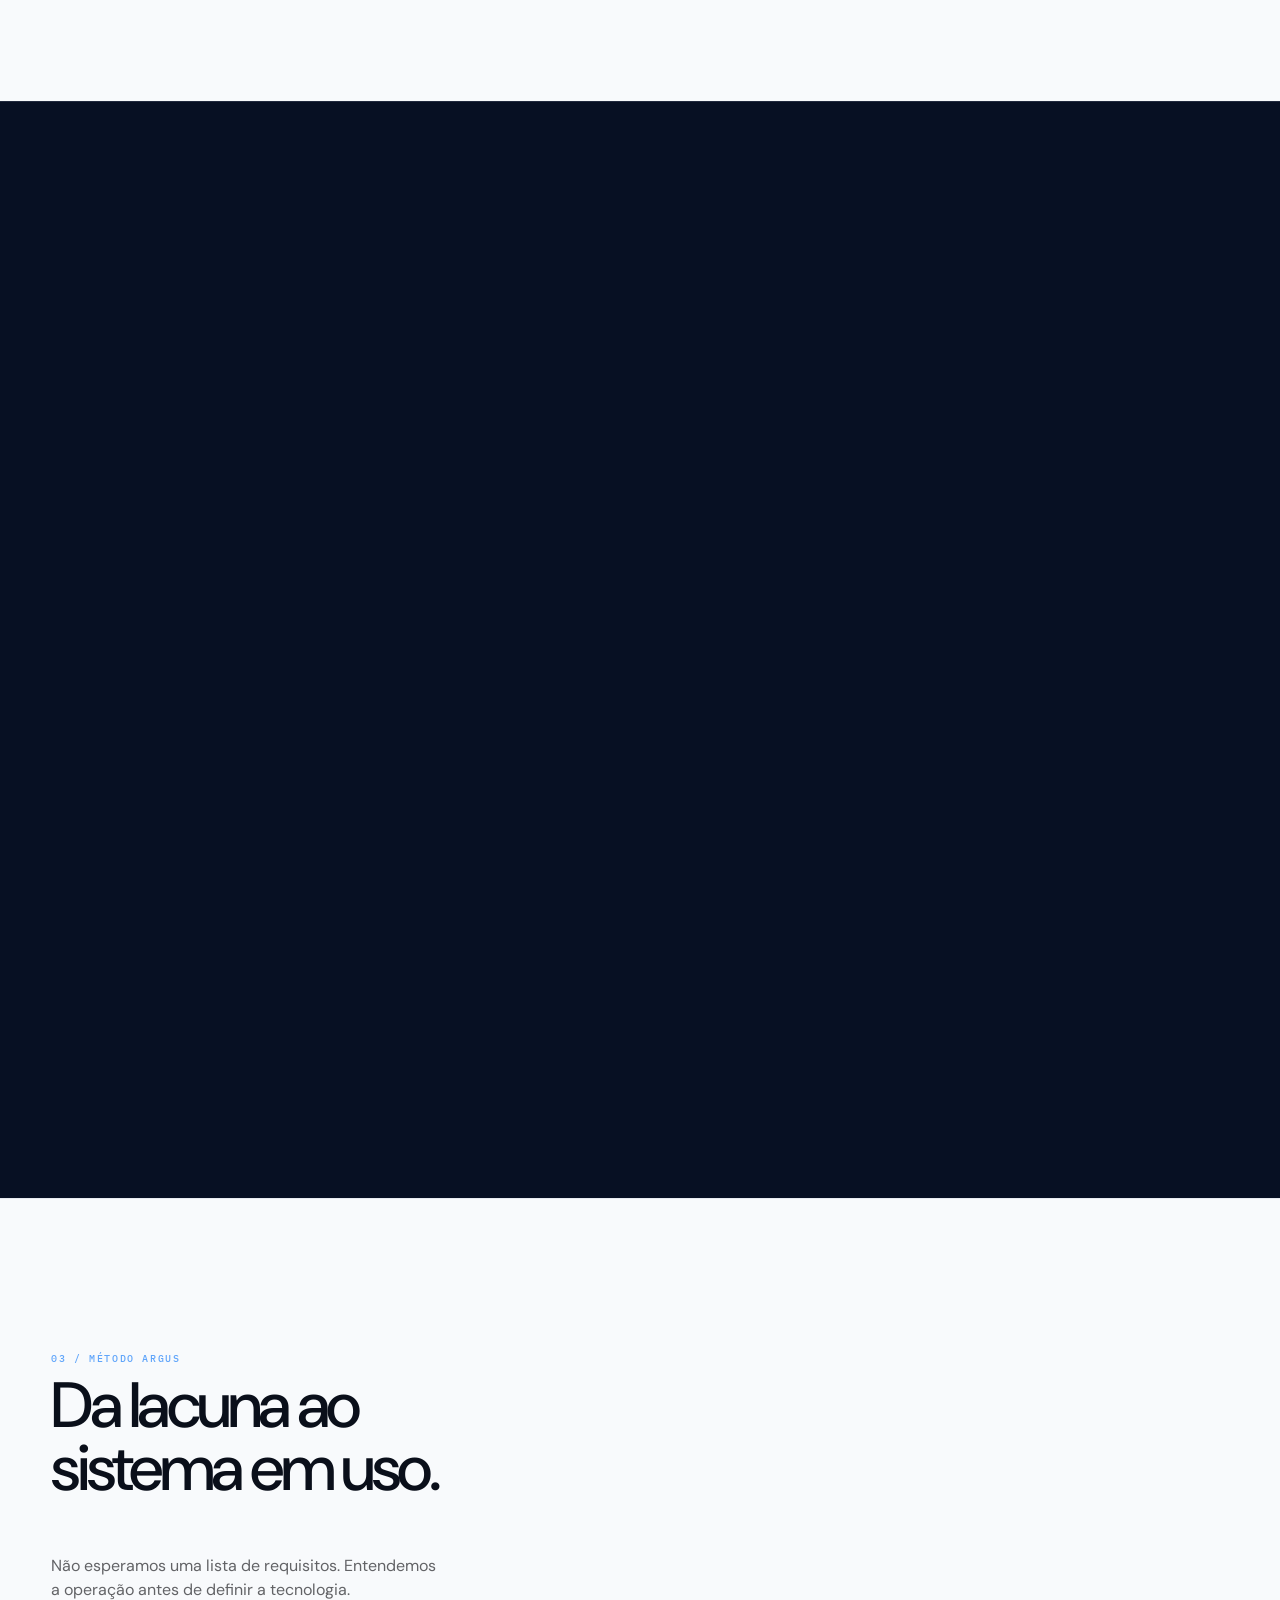
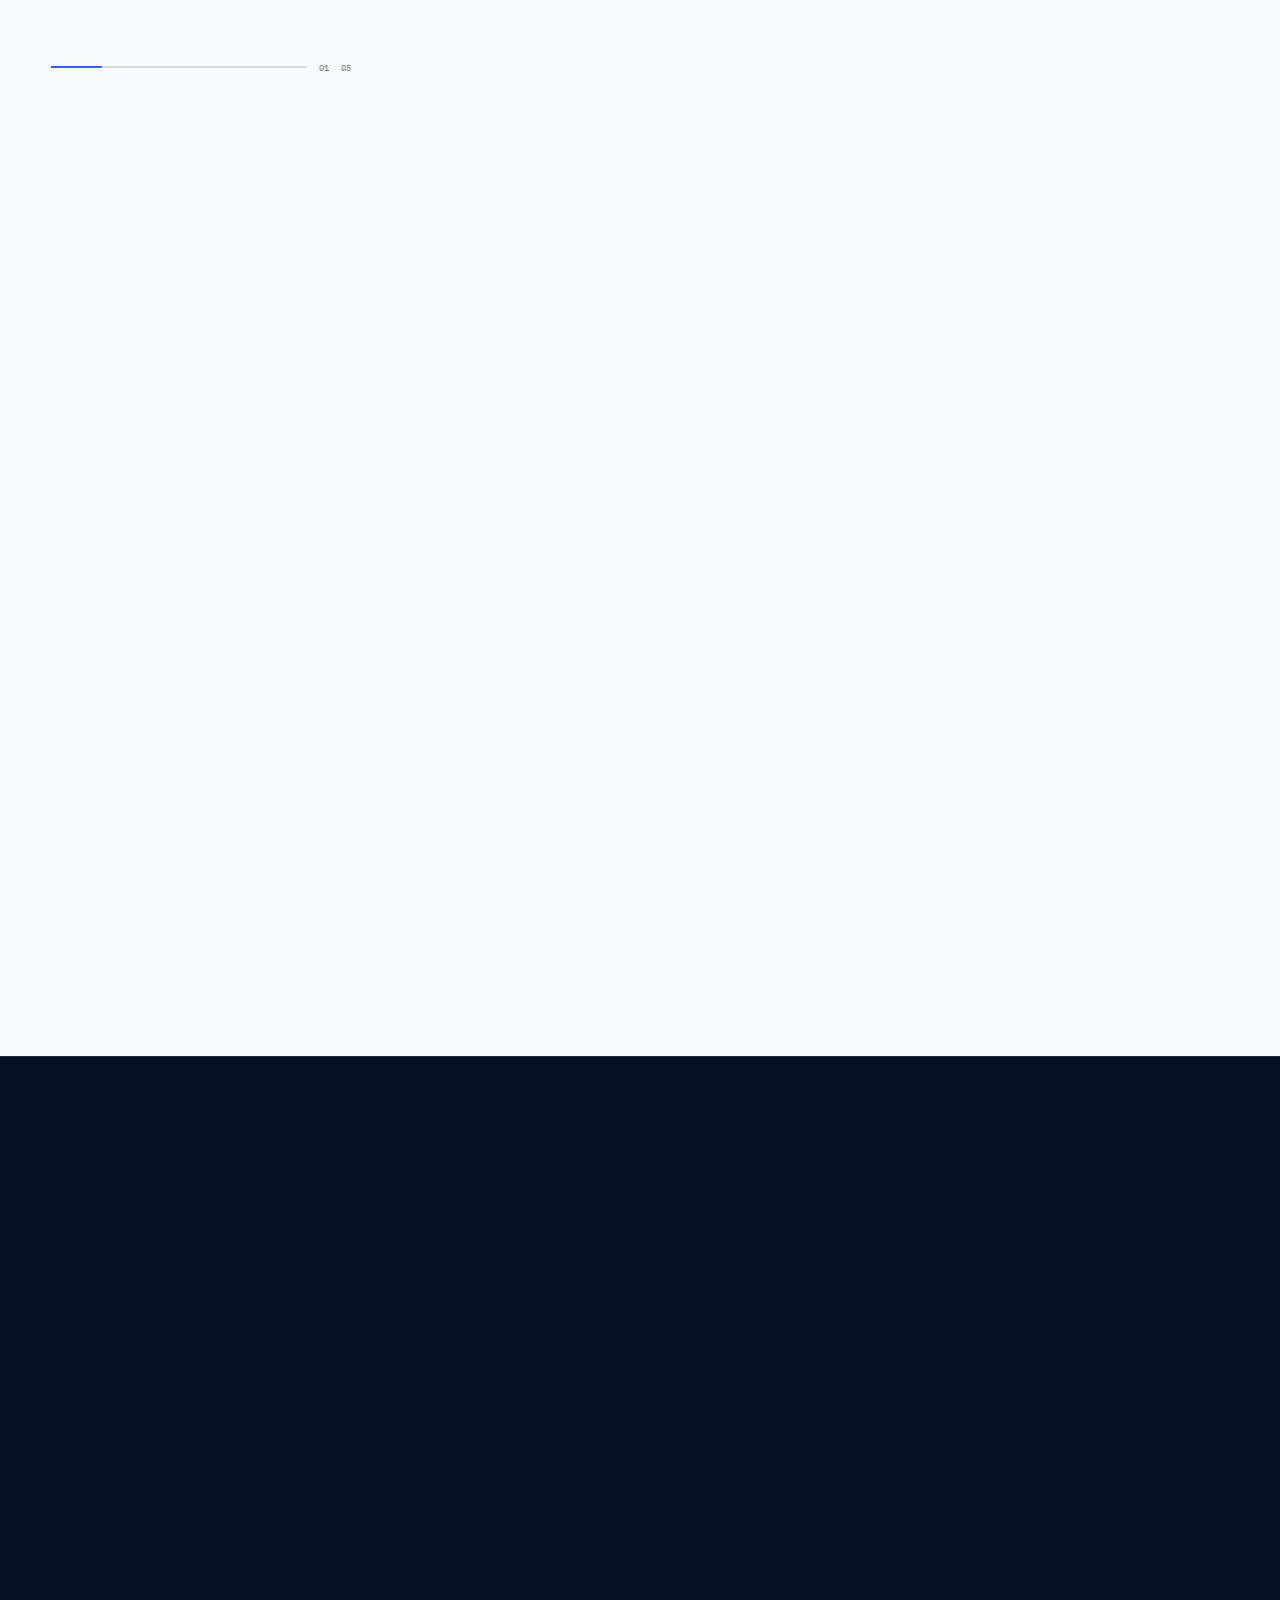
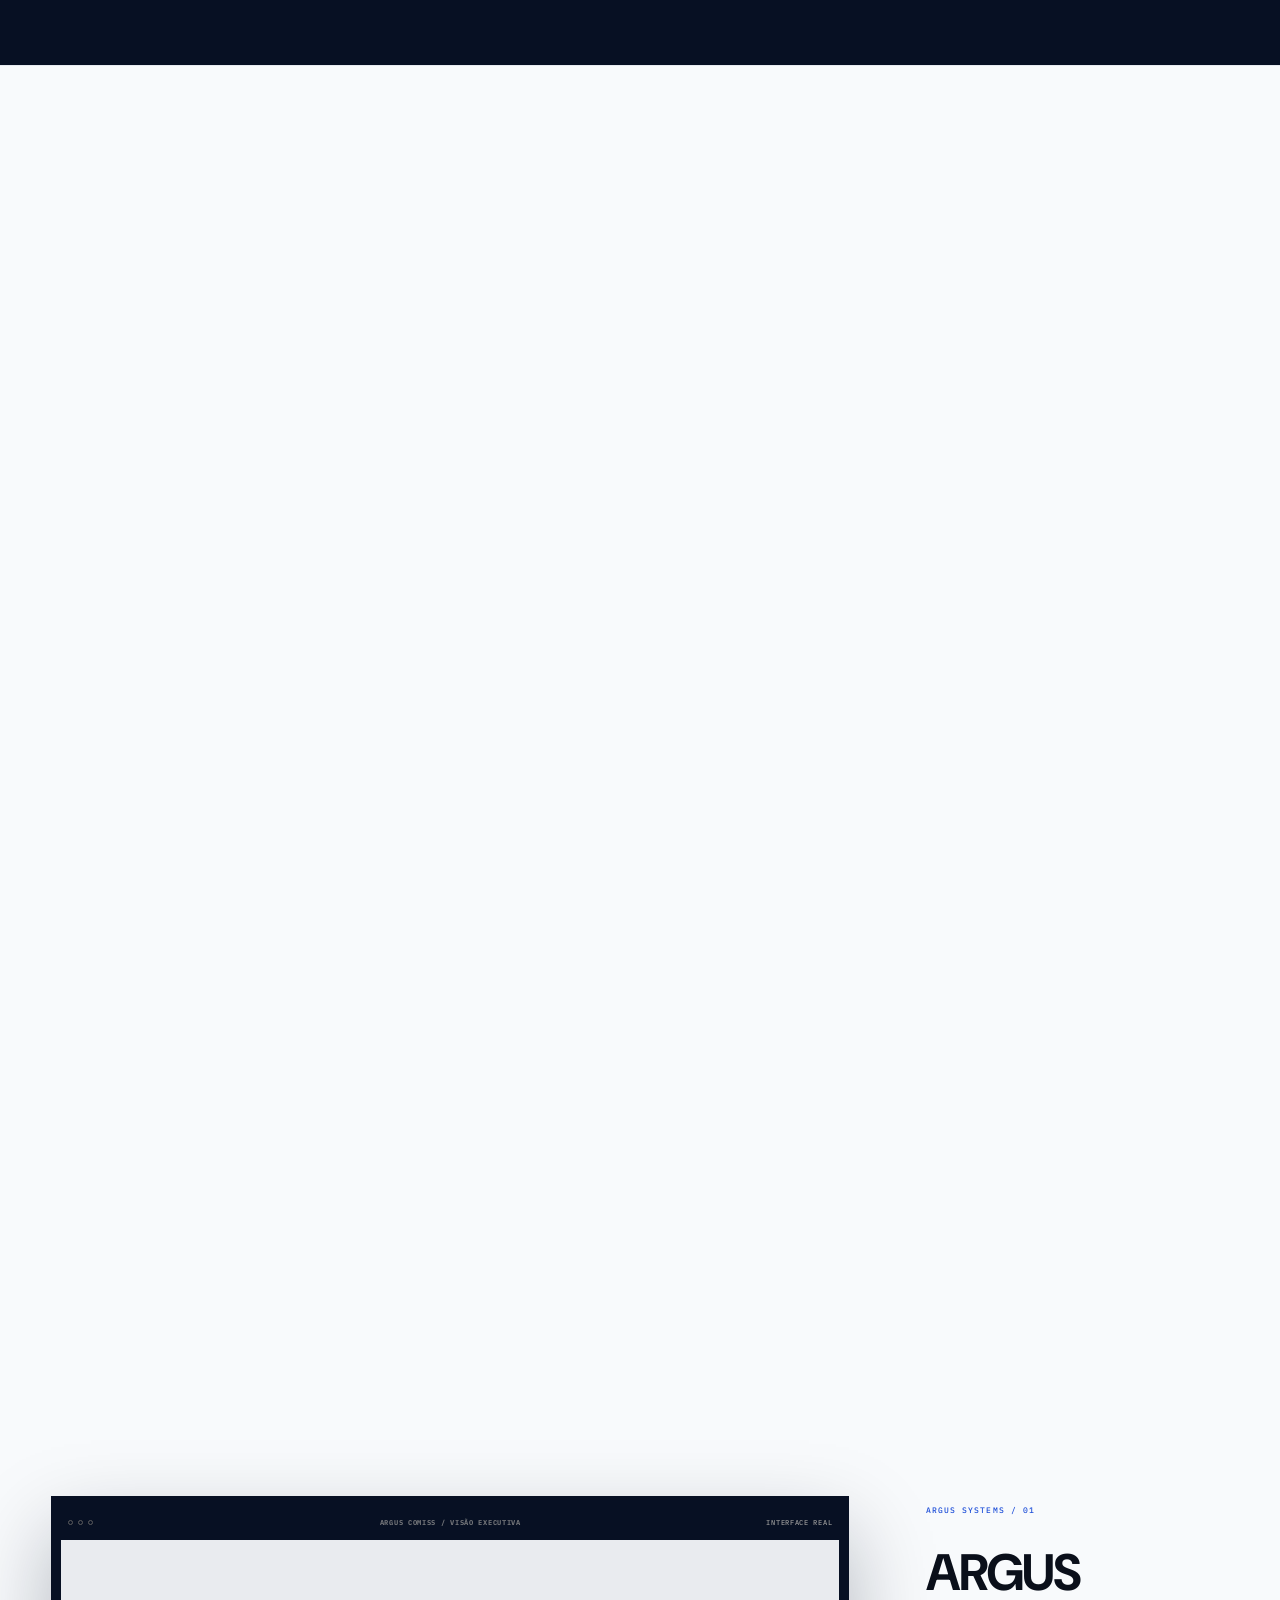
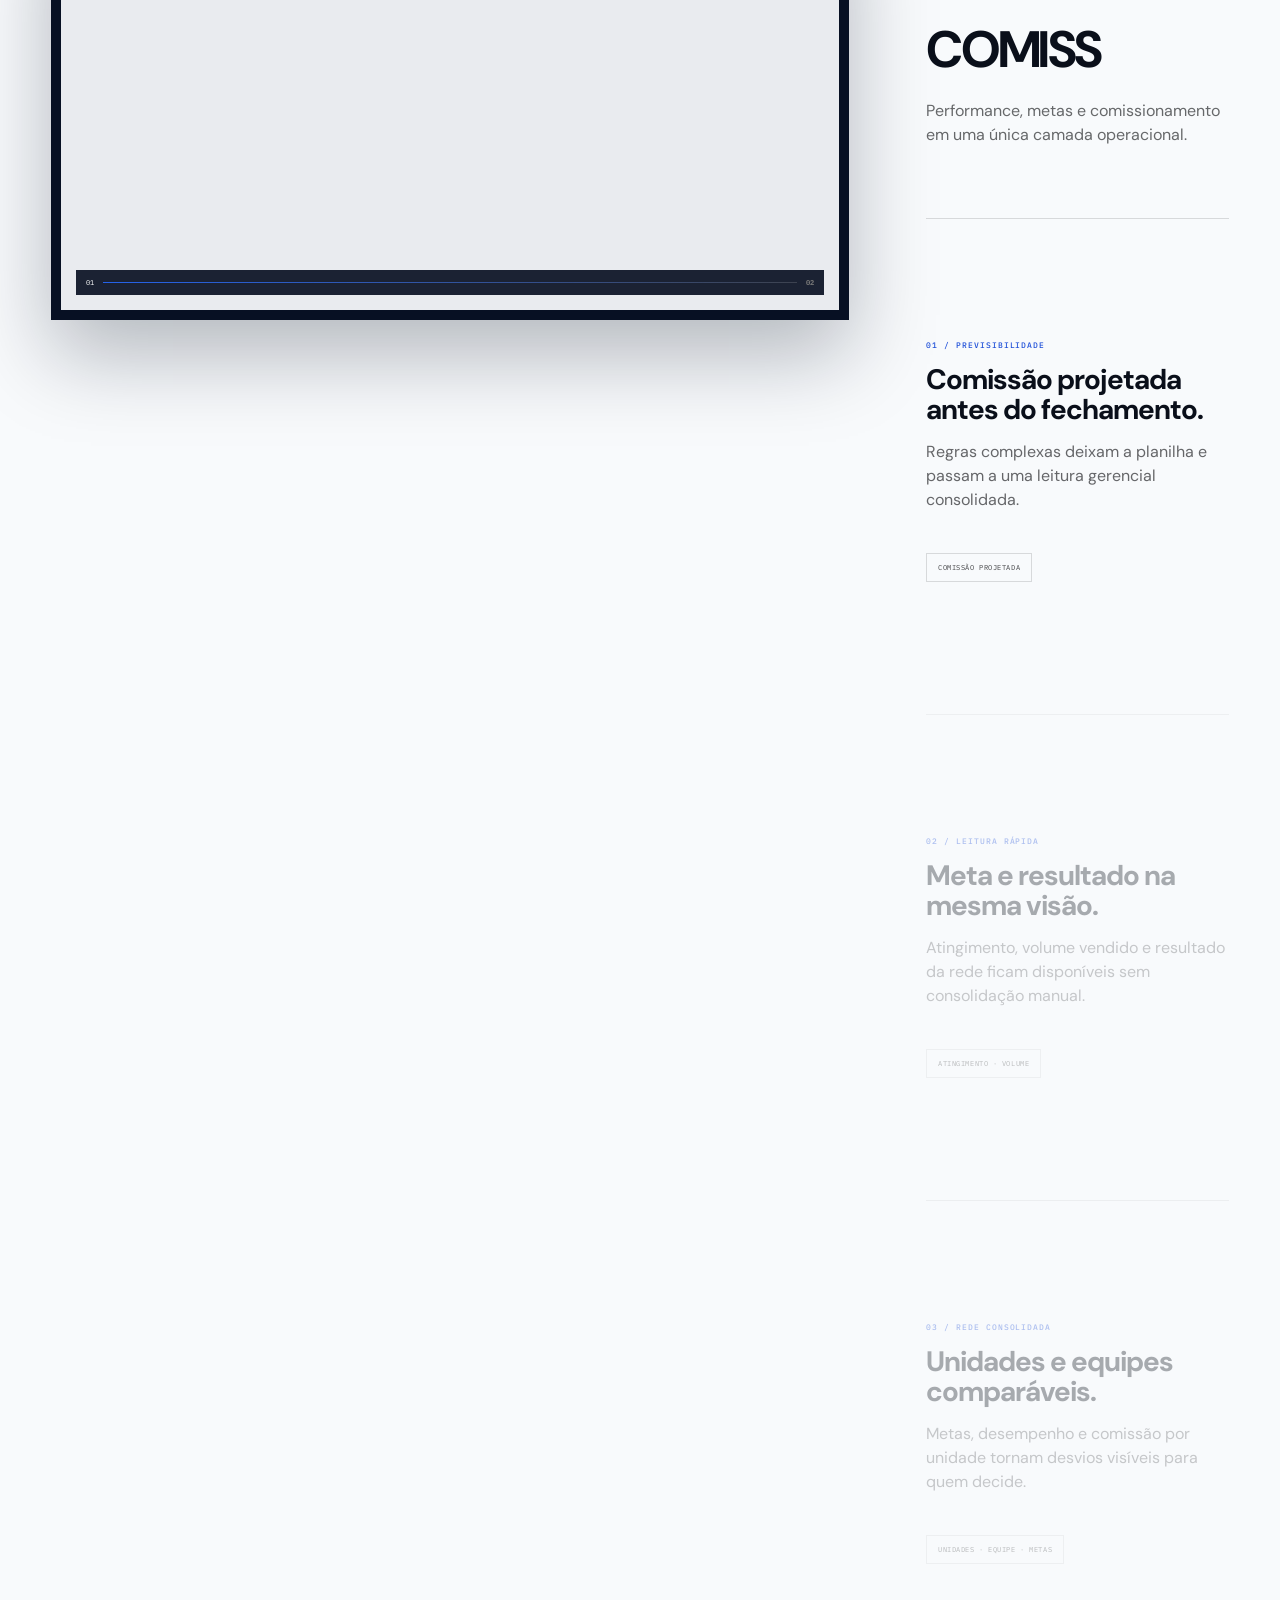
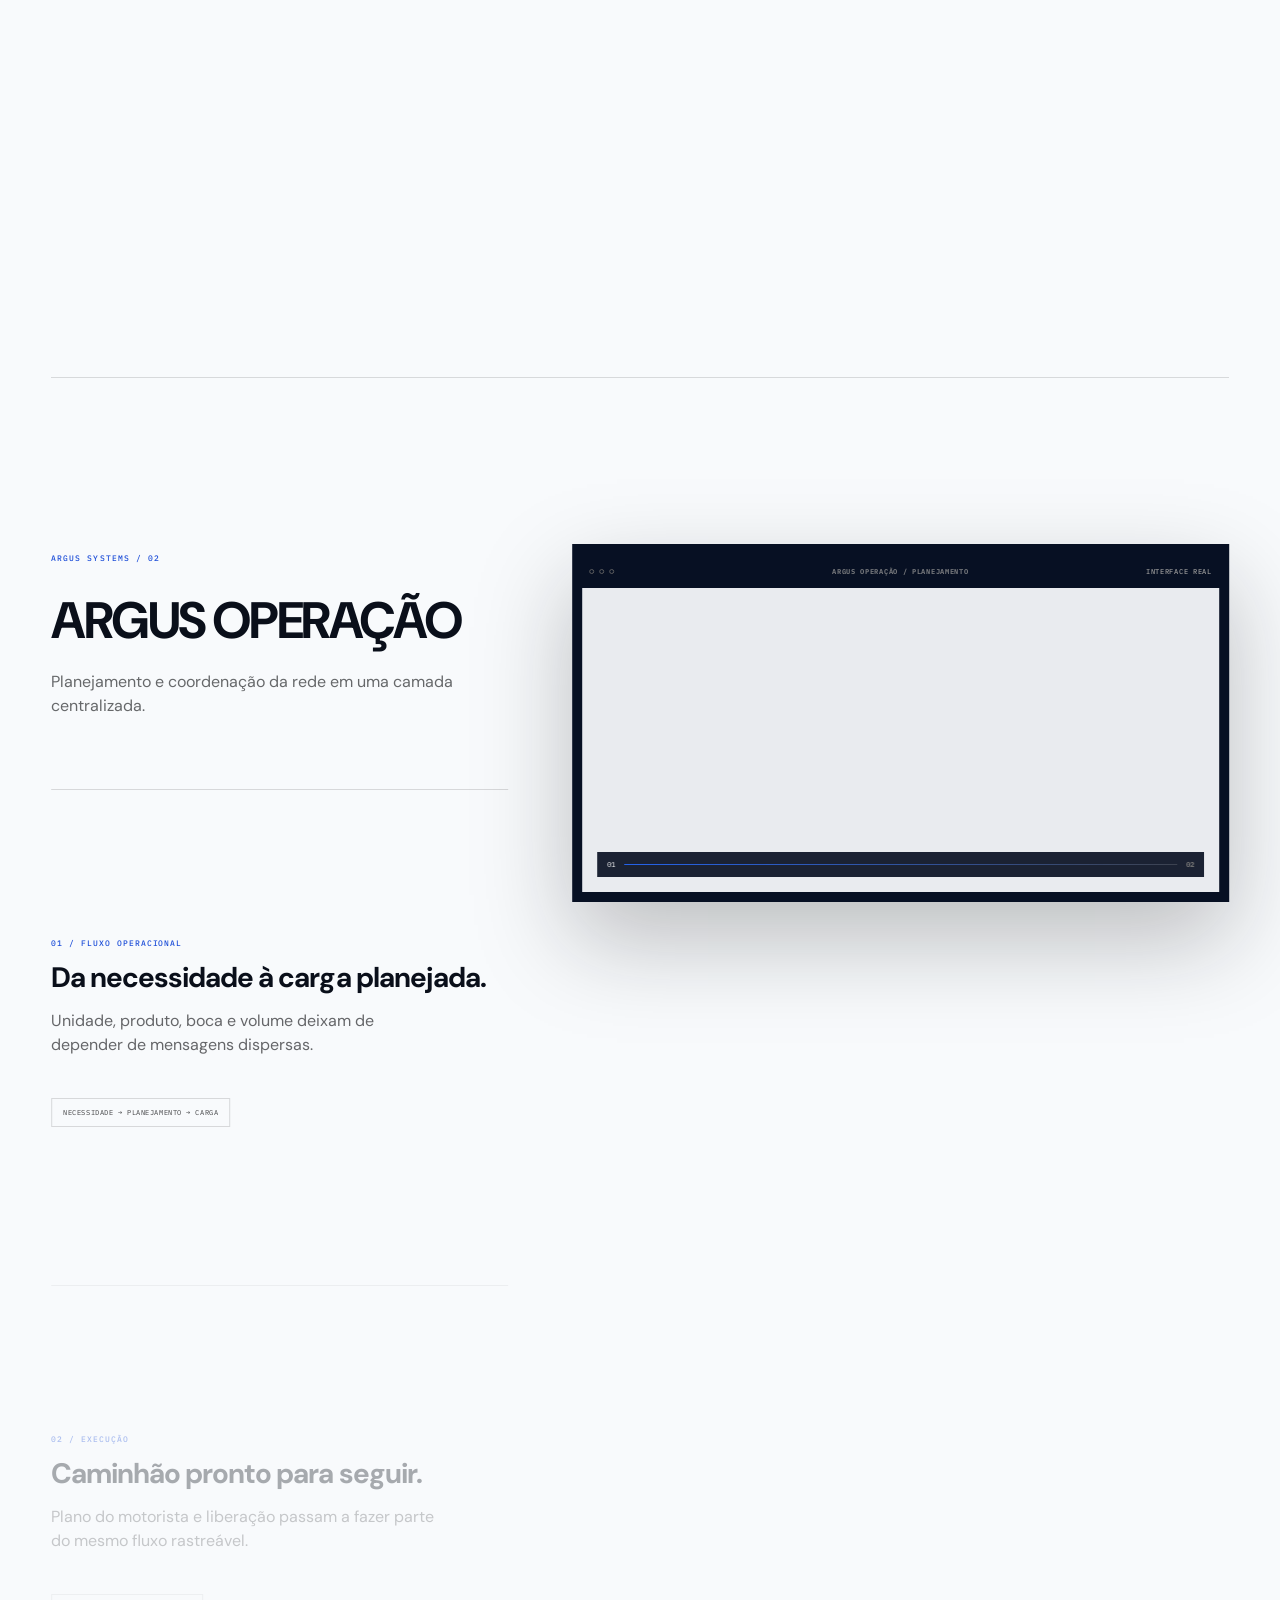
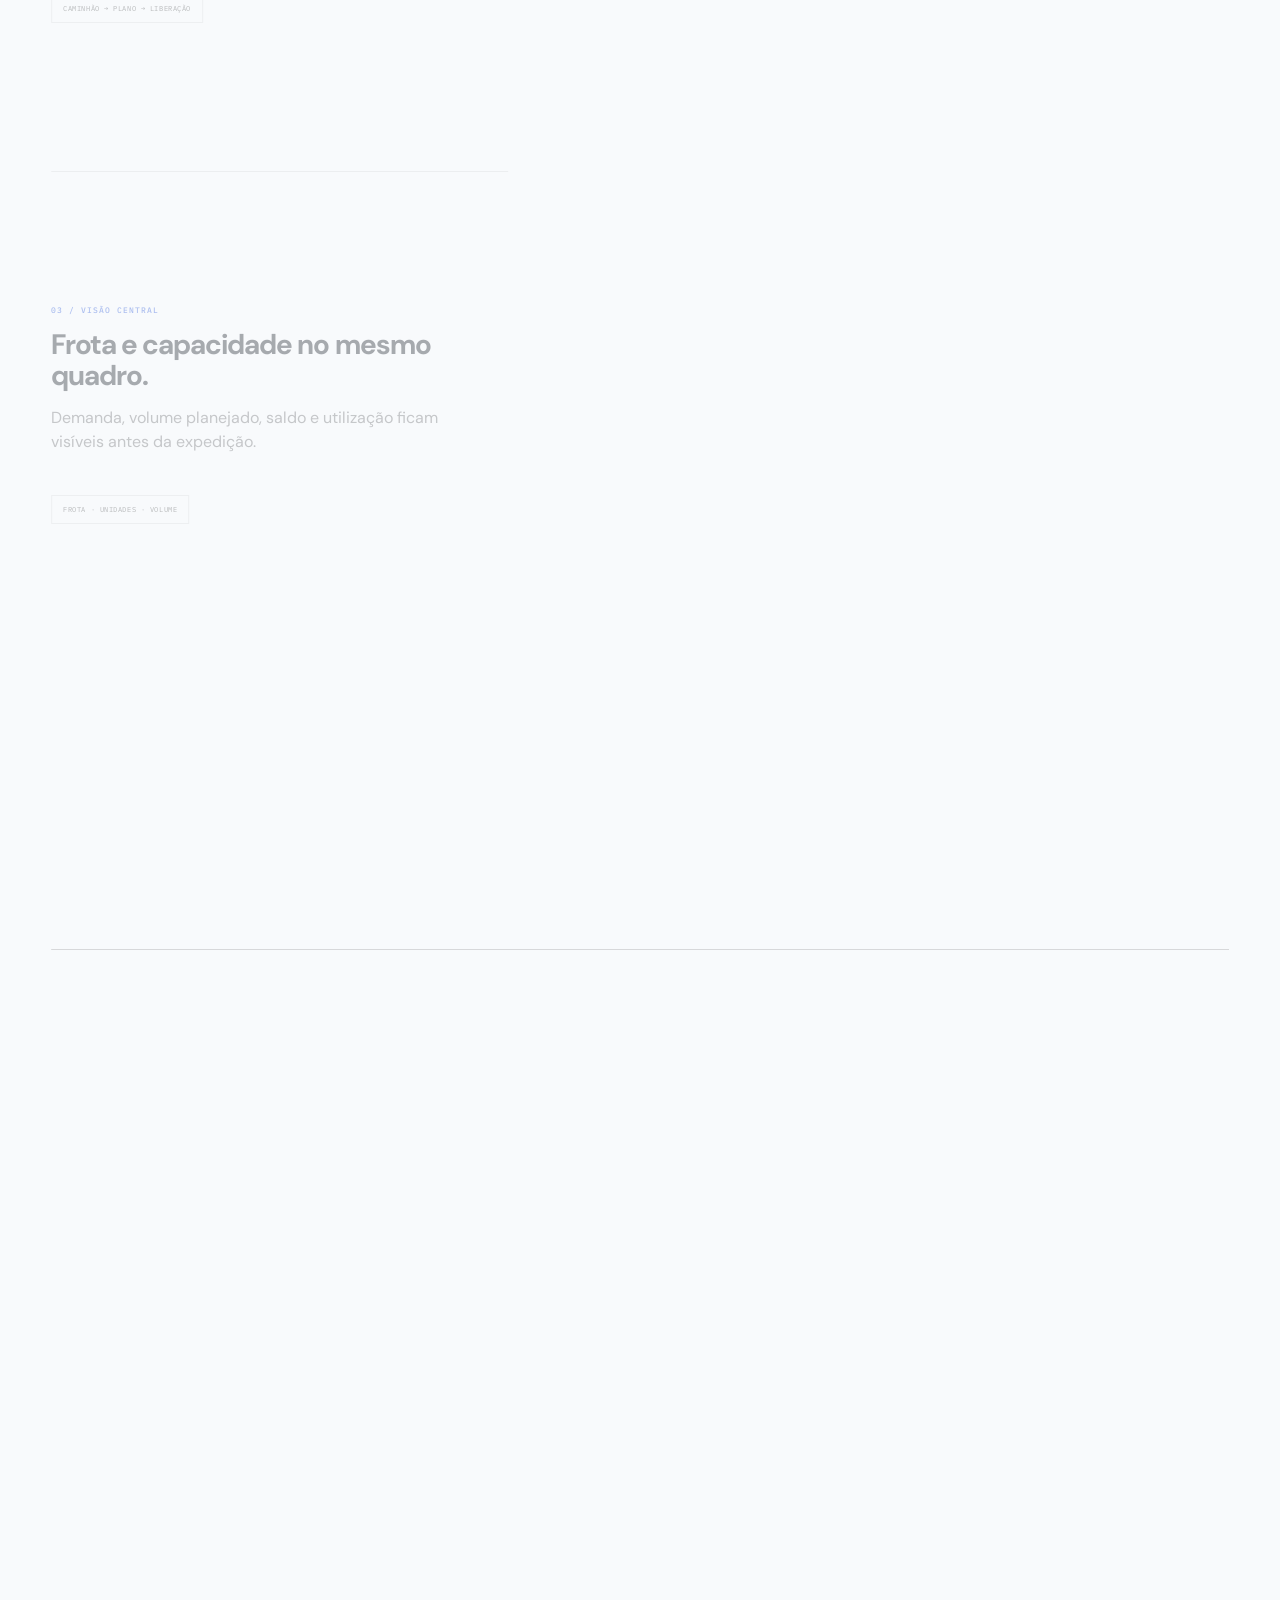
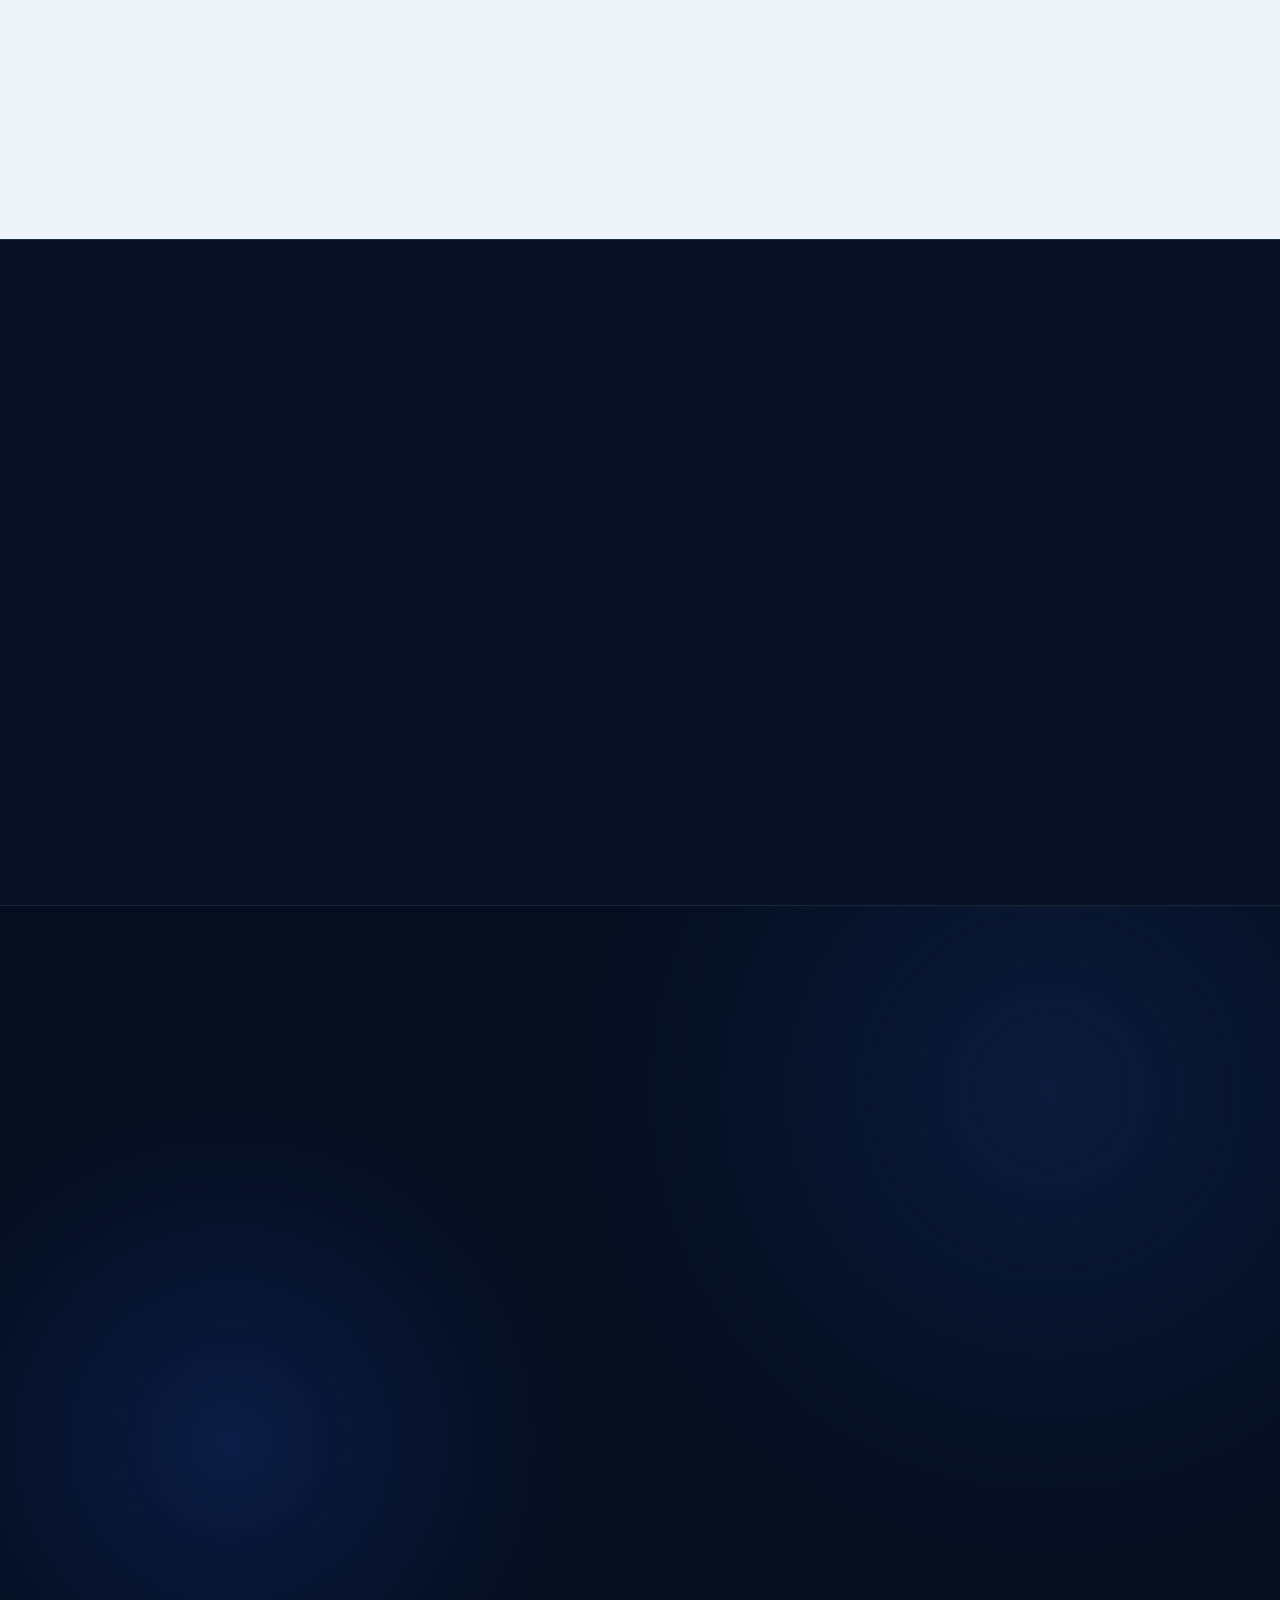
<file: intel/index.html>
<!doctype html><html lang="pt-BR"><head><meta charset="utf-8"><meta name="viewport" content="width=device-width,initial-scale=1"><meta name="robots" content="noindex,follow"><meta http-equiv="refresh" content="0; url=/"><link rel="canonical" href="https://www.argusintel.com.br/"><title>ARGUS INTEL</title></head><body><p><a href="/">Acesse o site da ARGUS INTEL</a></p></body></html>
</file>
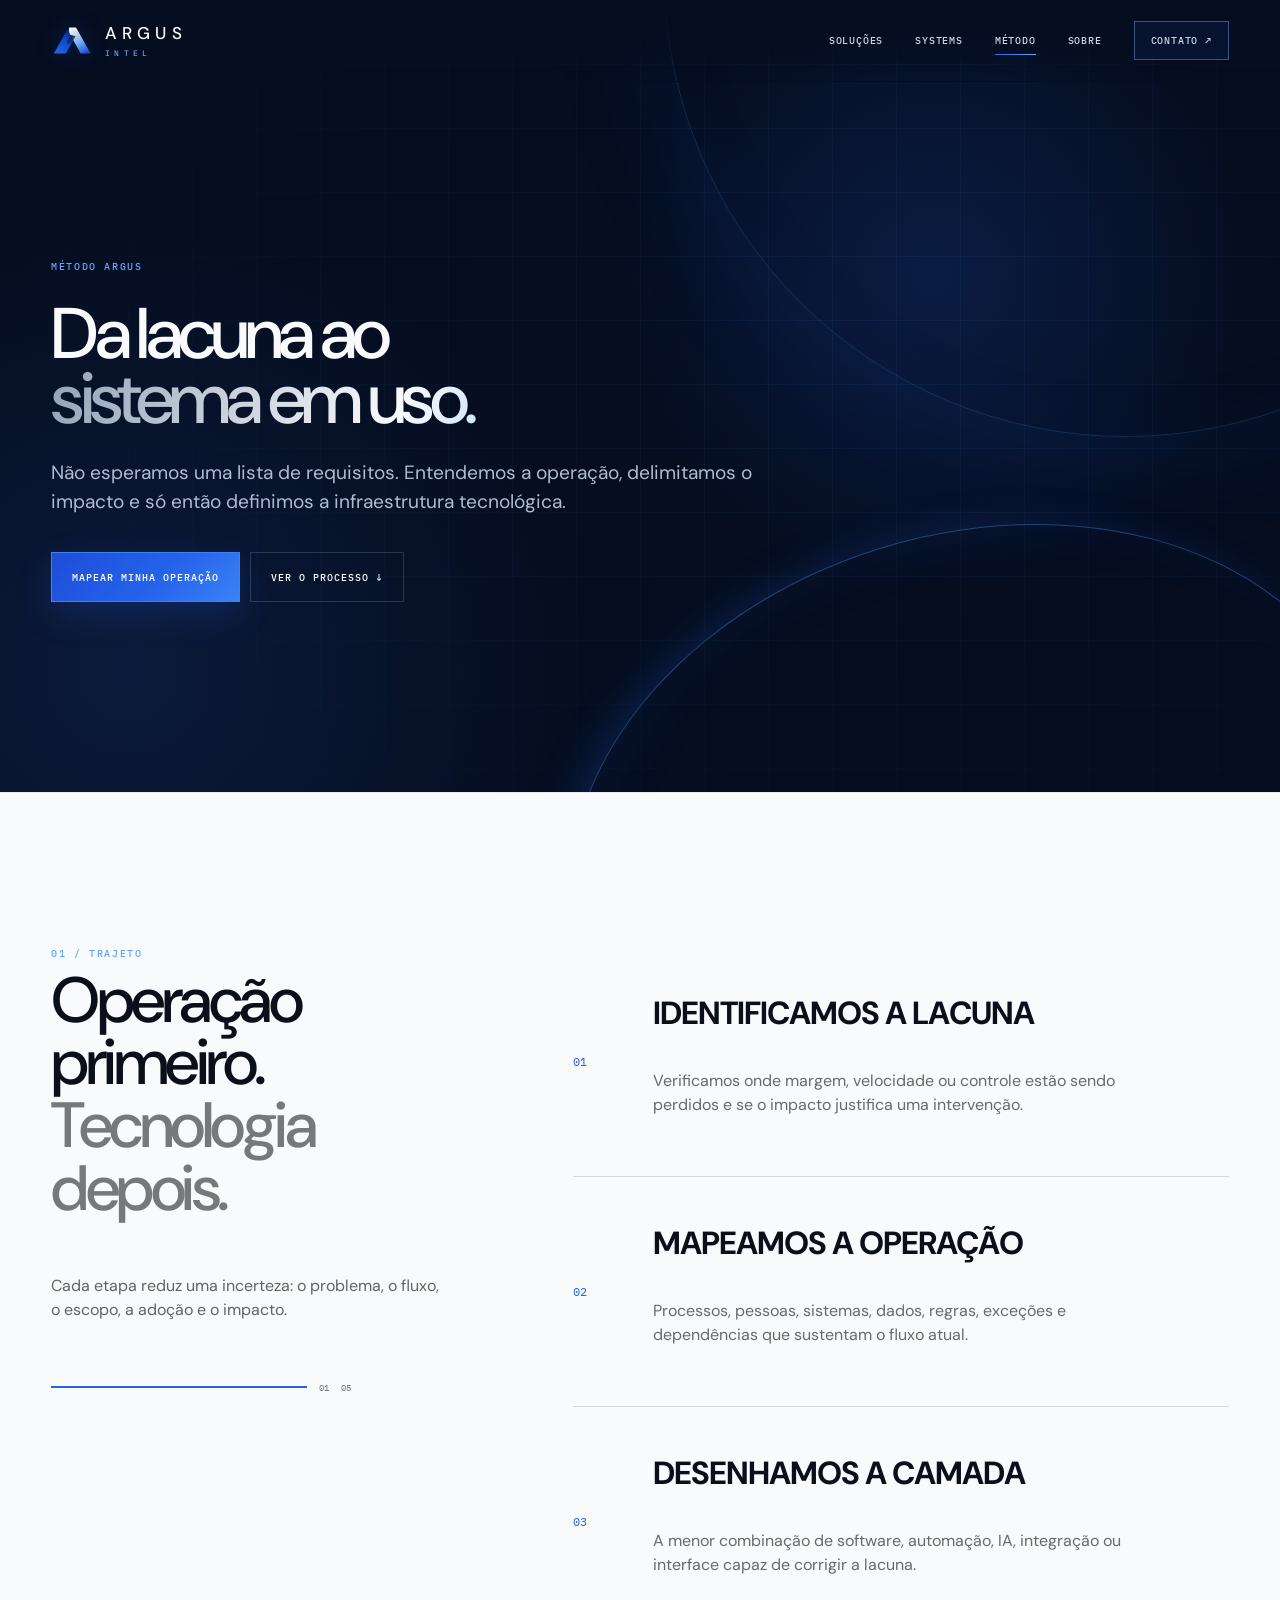
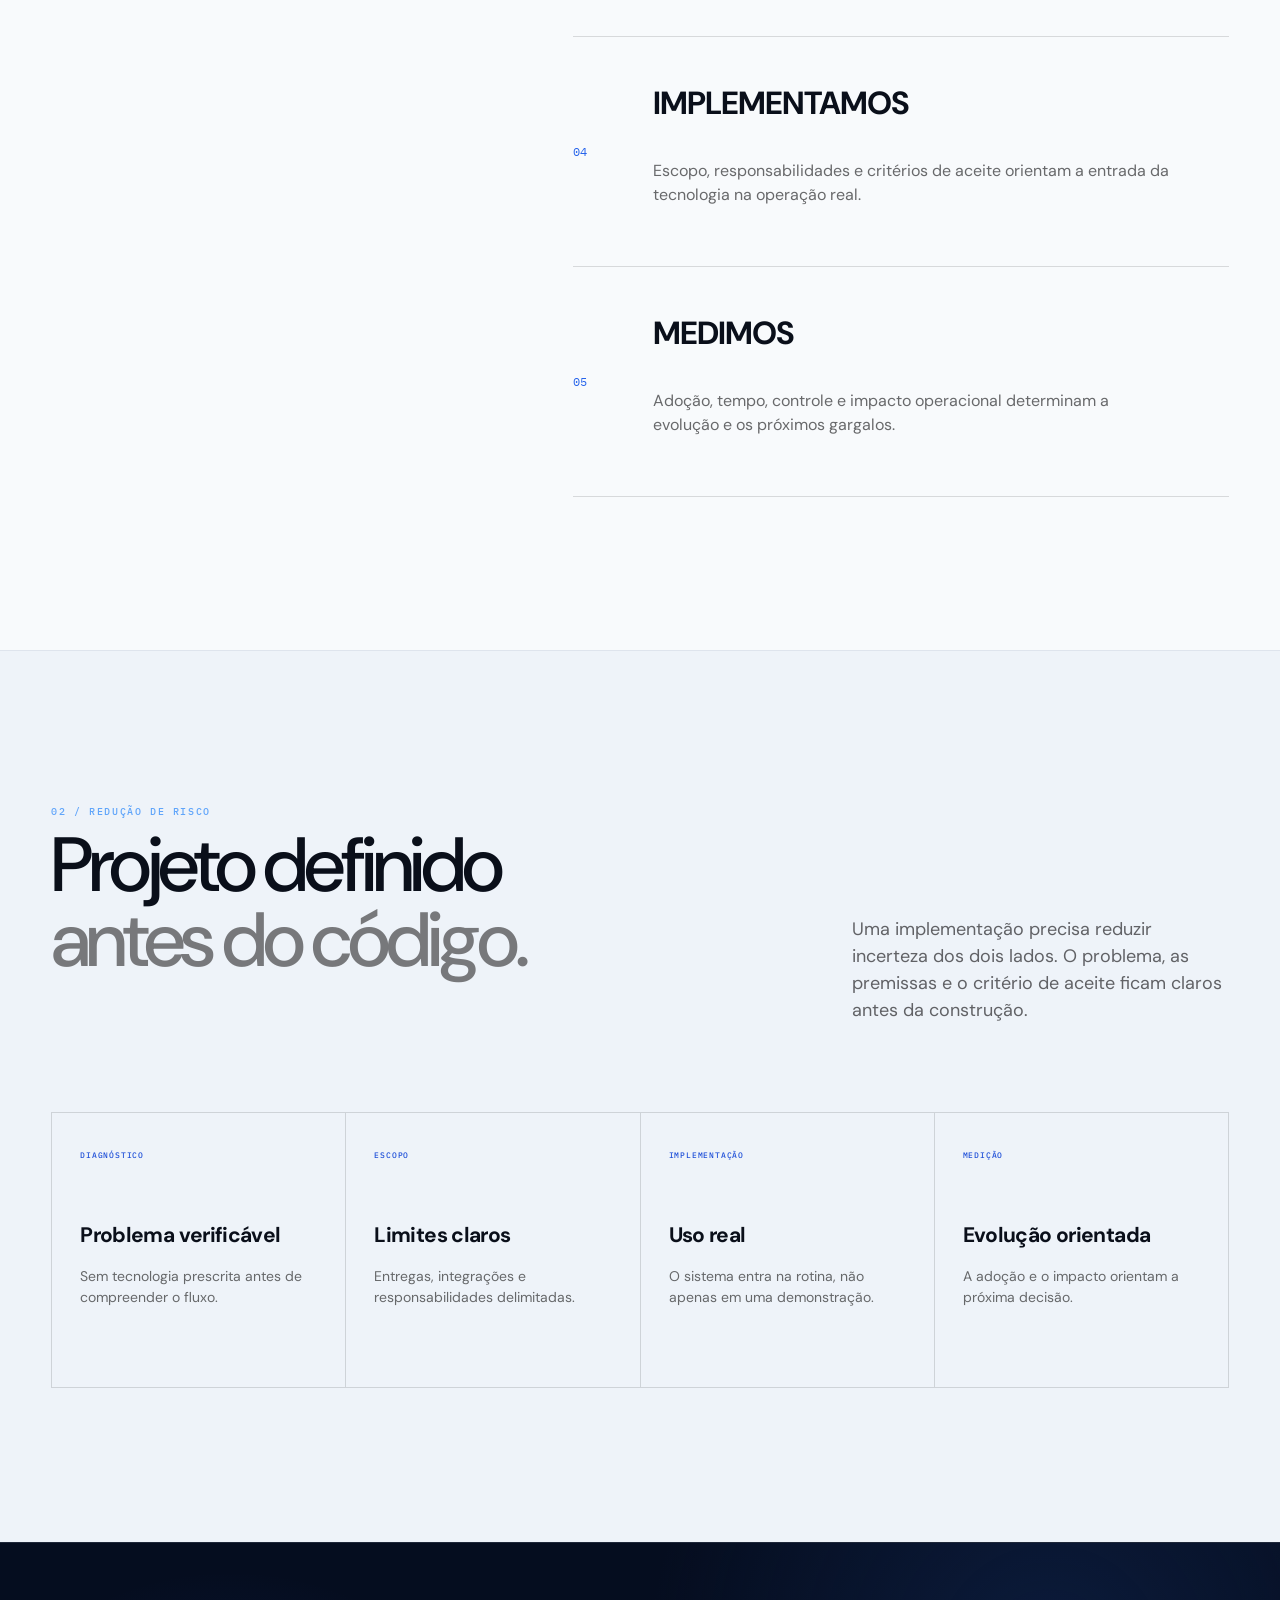
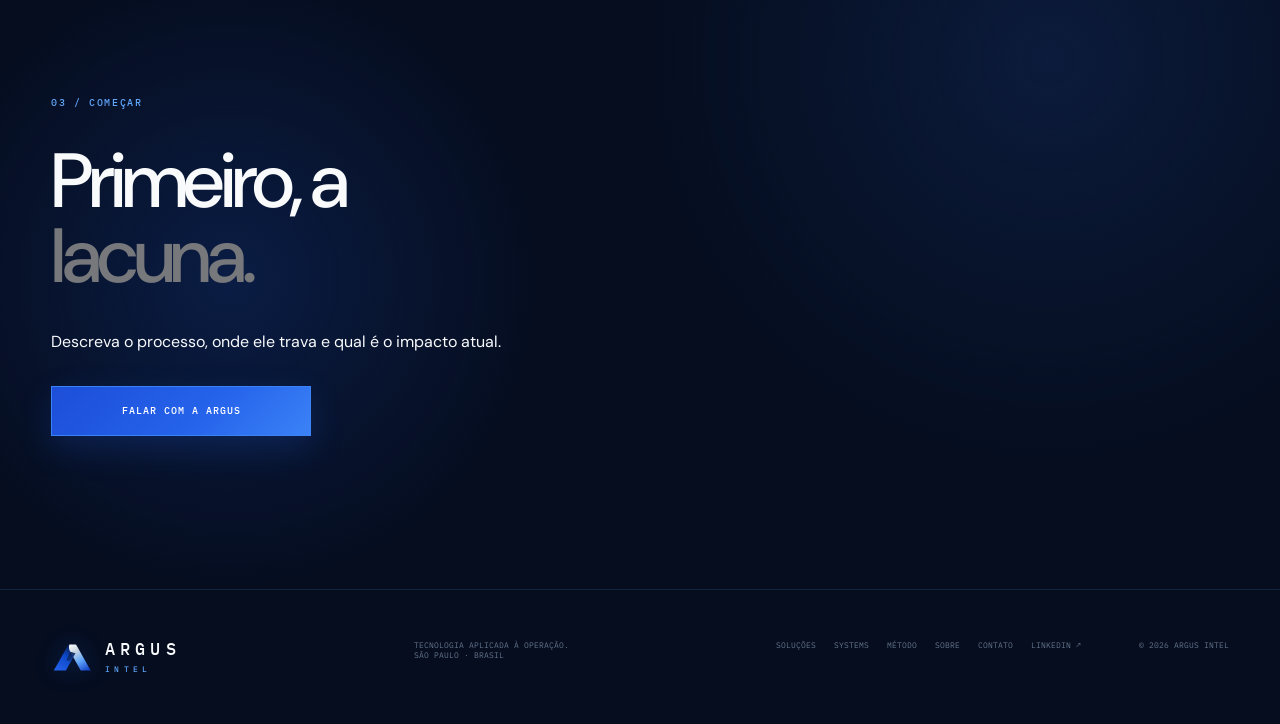
<file: metodo/index.html>
<!doctype html>
<html lang="pt-BR">
<head>
  <meta charset="utf-8"><meta name="viewport" content="width=device-width,initial-scale=1">
  <title>Método ARGUS | Da Lacuna ao Sistema em Uso</title>
  <meta name="description" content="Conheça o método da ARGUS INTEL para mapear lacunas operacionais, definir a tecnologia, implementar e medir o impacto.">
  <meta name="robots" content="index,follow"><meta name="theme-color" content="#0a0f1a"><link rel="canonical" href="https://www.argusintel.com.br/metodo/">
  <meta property="og:type" content="website"><meta property="og:locale" content="pt_BR"><meta property="og:site_name" content="ARGUS INTEL"><meta property="og:title" content="Método ARGUS | Da Lacuna ao Sistema em Uso"><meta property="og:description" content="Operação primeiro. Tecnologia depois. Um processo verificável da lacuna à implementação."><meta property="og:url" content="https://www.argusintel.com.br/metodo/">
  <meta name="twitter:card" content="summary"><meta name="twitter:title" content="Método ARGUS | Da Lacuna ao Sistema em Uso"><meta name="twitter:description" content="Como a ARGUS INTEL transforma uma lacuna operacional em tecnologia implementada.">
  <link rel="icon" href="/favicon.png" sizes="96x96" type="image/png"><link rel="icon" href="/favicon.svg" type="image/svg+xml"><link rel="manifest" href="/site.webmanifest">
  <script type="application/ld+json">{"@context":"https://schema.org","@type":"Service","name":"Método ARGUS de implementação tecnológica","url":"https://www.argusintel.com.br/metodo/","provider":{"@type":"Organization","@id":"https://www.argusintel.com.br/#organization","name":"ARGUS INTEL"},"description":"Diagnóstico, mapeamento, desenho, implementação e medição de tecnologia aplicada a operações empresariais."}</script>
  <link rel="preconnect" href="https://fonts.googleapis.com"><link rel="preconnect" href="https://fonts.gstatic.com" crossorigin><link href="https://fonts.googleapis.com/css2?family=DM+Sans:wght@400;500;600&family=IBM+Plex+Mono:wght@400;500&display=swap" rel="stylesheet"><link rel="stylesheet" href="/styles.css">
</head>
<body>
<a class="skip" href="#main">Pular para o conteúdo</a>
<nav class="nav" aria-label="Navegação principal"><a class="logo" href="/" aria-label="ARGUS INTEL — página inicial"><b>ARGUS</b><span>INTEL</span></a><button class="menu" aria-expanded="false" aria-controls="navlinks">MENU</button><div id="navlinks" class="navlinks"><a href="/solucoes/">SOLUÇÕES</a><a href="/systems/">SYSTEMS</a><a href="/metodo/" aria-current="page">MÉTODO</a><a href="/sobre/">SOBRE</a><a class="navcta" href="/contato/">CONTATO ↗</a></div></nav>
<main id="main">
  <header class="hero page-hero text-hero"><div class="hero-grid"></div><div class="wrap"><p class="kicker">MÉTODO ARGUS</p><h1>Da lacuna ao <em>sistema em uso.</em></h1><p class="intro">Não esperamos uma lista de requisitos. Entendemos a operação, delimitamos o impacto e só então definimos a infraestrutura tecnológica.</p><div class="actions"><a class="button primary" href="/contato/">MAPEAR MINHA OPERAÇÃO</a><a class="button ghost" href="#processo">VER O PROCESSO ↓</a></div></div></header>

  <section class="method" id="processo"><div class="wrap method-grid"><div class="method-sticky"><p class="section-id">01 / TRAJETO</p><h2>Operação primeiro.<br><span>Tecnologia depois.</span></h2><p>Cada etapa reduz uma incerteza: o problema, o fluxo, o escopo, a adoção e o impacto.</p><div class="method-progress"><i></i><span>01</span><span>05</span></div></div><div class="steps"><article class="reveal"><b>01</b><div><h3>IDENTIFICAMOS A LACUNA</h3><p>Verificamos onde margem, velocidade ou controle estão sendo perdidos e se o impacto justifica uma intervenção.</p></div></article><article class="reveal"><b>02</b><div><h3>MAPEAMOS A OPERAÇÃO</h3><p>Processos, pessoas, sistemas, dados, regras, exceções e dependências que sustentam o fluxo atual.</p></div></article><article class="reveal"><b>03</b><div><h3>DESENHAMOS A CAMADA</h3><p>A menor combinação de software, automação, IA, integração ou interface capaz de corrigir a lacuna.</p></div></article><article class="reveal"><b>04</b><div><h3>IMPLEMENTAMOS</h3><p>Escopo, responsabilidades e critérios de aceite orientam a entrada da tecnologia na operação real.</p></div></article><article class="reveal"><b>05</b><div><h3>MEDIMOS</h3><p>Adoção, tempo, controle e impacto operacional determinam a evolução e os próximos gargalos.</p></div></article></div></div></section>

  <section class="assurance"><div class="wrap"><div class="split-heading reveal"><div><p class="section-id">02 / REDUÇÃO DE RISCO</p><h2>Projeto definido<br><span>antes do código.</span></h2></div><p>Uma implementação precisa reduzir incerteza dos dois lados. O problema, as premissas e o critério de aceite ficam claros antes da construção.</p></div><div class="assurance-grid reveal"><article><small>DIAGNÓSTICO</small><h3>Problema verificável</h3><p>Sem tecnologia prescrita antes de compreender o fluxo.</p></article><article><small>ESCOPO</small><h3>Limites claros</h3><p>Entregas, integrações e responsabilidades delimitadas.</p></article><article><small>IMPLEMENTAÇÃO</small><h3>Uso real</h3><p>O sistema entra na rotina, não apenas em uma demonstração.</p></article><article><small>MEDIÇÃO</small><h3>Evolução orientada</h3><p>A adoção e o impacto orientam a próxima decisão.</p></article></div></div></section>

  <section class="contact simple-contact"><div class="wrap reveal"><div class="contact-heading"><p class="section-id">03 / COMEÇAR</p><h2>Primeiro, a<br><span>lacuna.</span></h2><p>Descreva o processo, onde ele trava e qual é o impacto atual.</p><a class="button primary" href="/contato/">FALAR COM A ARGUS</a></div></div></section>
</main>
<footer><div class="logo"><b>ARGUS</b><span>INTEL</span></div><p>TECNOLOGIA APLICADA À OPERAÇÃO.<br>SÃO PAULO · BRASIL</p><div><a href="/solucoes/">SOLUÇÕES</a><a href="/systems/">SYSTEMS</a><a href="/metodo/">MÉTODO</a><a href="/sobre/">SOBRE</a><a href="/contato/">CONTATO</a><a href="https://www.linkedin.com/company/argus-group-ltda" target="_blank" rel="noopener noreferrer">LINKEDIN ↗</a></div><small>© 2026 ARGUS INTEL</small></footer>
<script src="/site.js"></script></body></html>
</file>
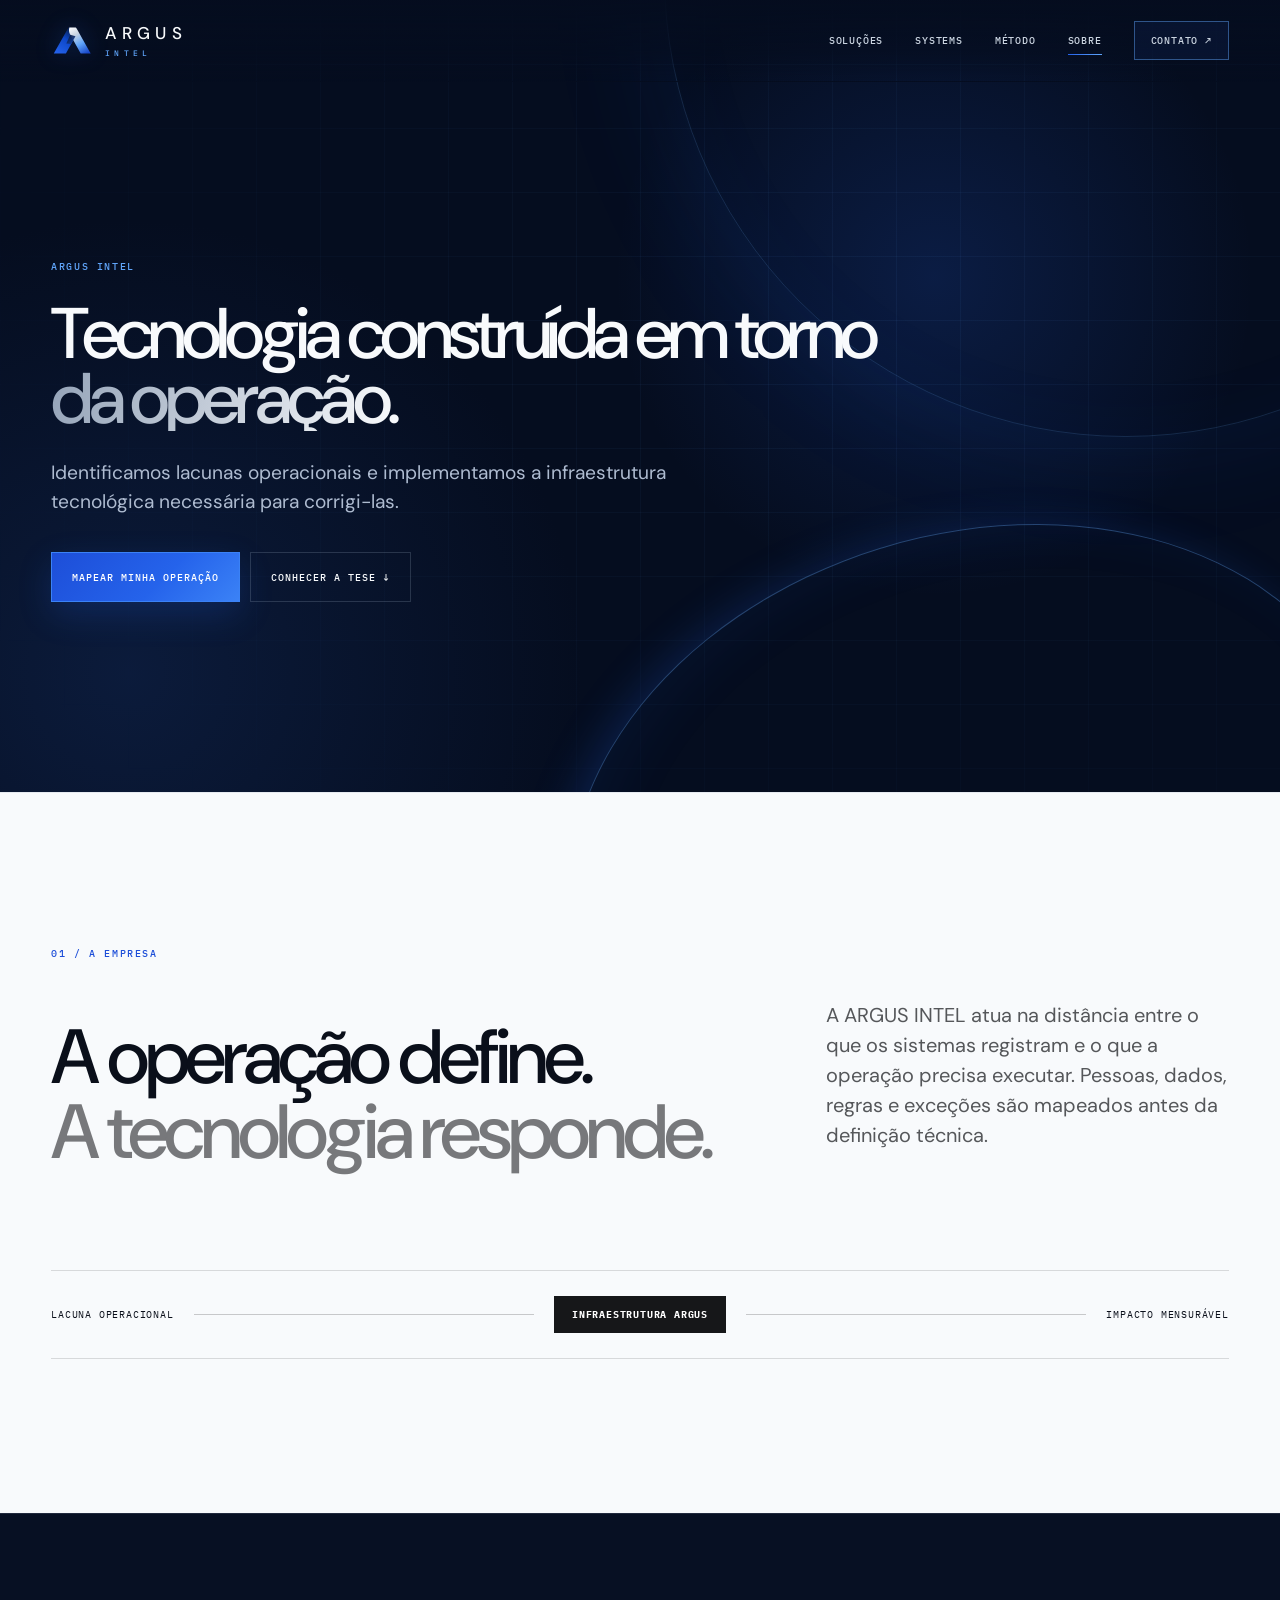
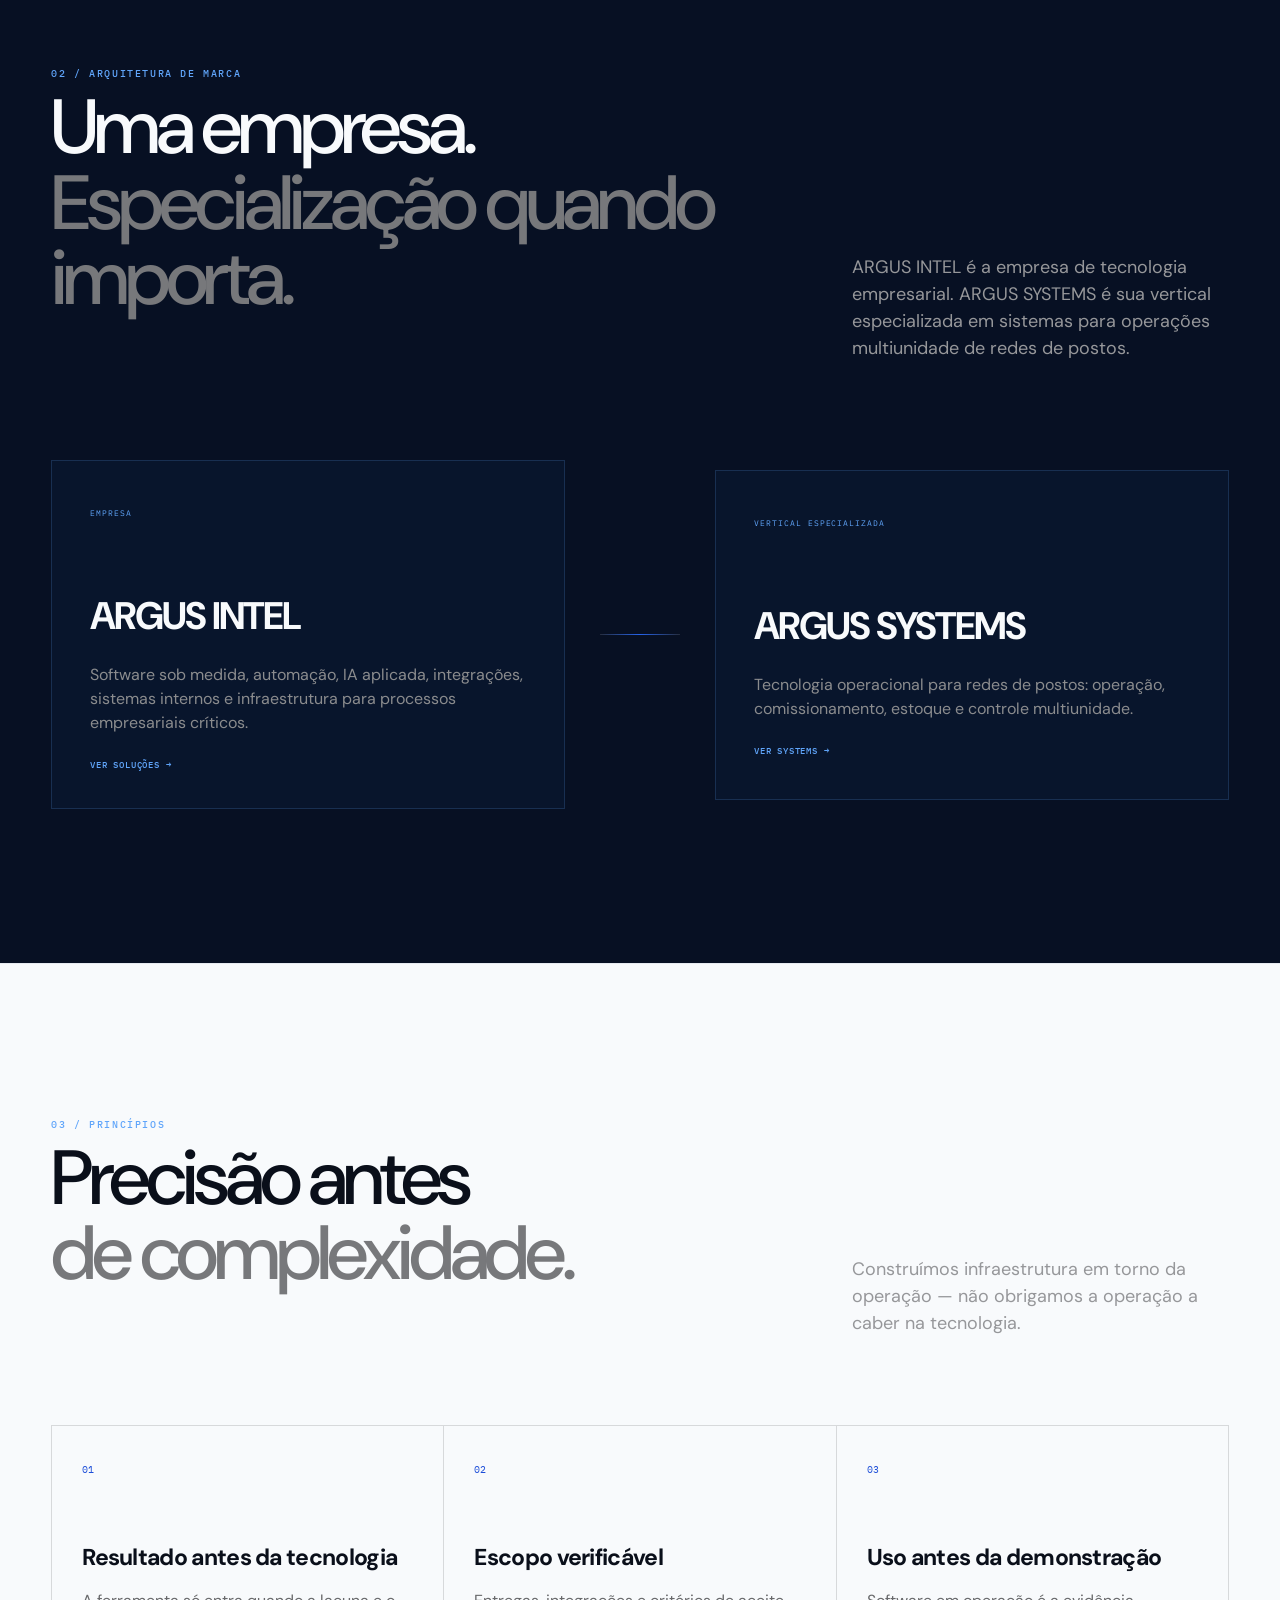
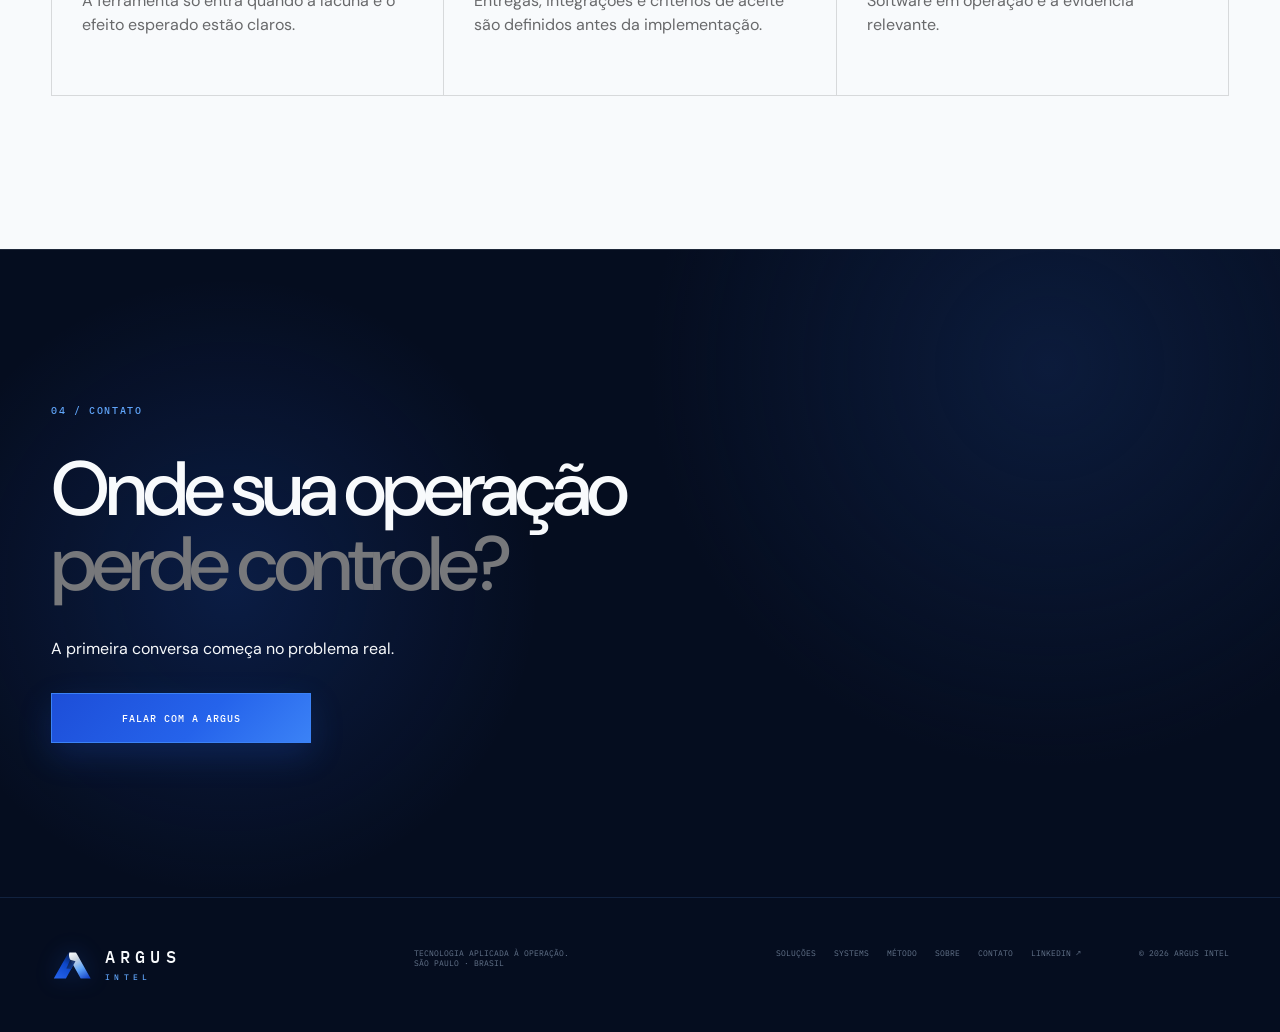
<file: sobre/index.html>
<!doctype html>
<html lang="pt-BR">
<head>
  <meta charset="utf-8"><meta name="viewport" content="width=device-width,initial-scale=1">
  <title>Sobre a ARGUS INTEL | Tecnologia Operacional</title>
  <meta name="description" content="A ARGUS INTEL constrói software, automação, IA e integrações em torno de lacunas operacionais mensuráveis.">
  <meta name="robots" content="index,follow"><meta name="theme-color" content="#0a0f1a"><link rel="canonical" href="https://www.argusintel.com.br/sobre/">
  <meta property="og:type" content="website"><meta property="og:locale" content="pt_BR"><meta property="og:site_name" content="ARGUS INTEL"><meta property="og:title" content="Sobre a ARGUS INTEL | Tecnologia Operacional"><meta property="og:description" content="Infraestrutura tecnológica construída em torno da operação."><meta property="og:url" content="https://www.argusintel.com.br/sobre/">
  <meta name="twitter:card" content="summary"><meta name="twitter:title" content="Sobre a ARGUS INTEL | Tecnologia Operacional"><meta name="twitter:description" content="Tecnologia construída em torno da operação.">
  <link rel="icon" href="/favicon.png" sizes="96x96" type="image/png"><link rel="icon" href="/favicon.svg" type="image/svg+xml"><link rel="manifest" href="/site.webmanifest">
  <script type="application/ld+json">{"@context":"https://schema.org","@type":"AboutPage","name":"Sobre a ARGUS INTEL","url":"https://www.argusintel.com.br/sobre/","mainEntity":{"@type":"Organization","@id":"https://www.argusintel.com.br/#organization","name":"ARGUS INTEL"}}</script>
  <link rel="preconnect" href="https://fonts.googleapis.com"><link rel="preconnect" href="https://fonts.gstatic.com" crossorigin><link href="https://fonts.googleapis.com/css2?family=DM+Sans:wght@400;500;600&family=IBM+Plex+Mono:wght@400;500&display=swap" rel="stylesheet"><link rel="stylesheet" href="/styles.css">
</head>
<body>
<a class="skip" href="#main">Pular para o conteúdo</a>
<nav class="nav" aria-label="Navegação principal"><a class="logo" href="/" aria-label="ARGUS INTEL — página inicial"><b>ARGUS</b><span>INTEL</span></a><button class="menu" aria-expanded="false" aria-controls="navlinks">MENU</button><div id="navlinks" class="navlinks"><a href="/solucoes/">SOLUÇÕES</a><a href="/systems/">SYSTEMS</a><a href="/metodo/">MÉTODO</a><a href="/sobre/" aria-current="page">SOBRE</a><a class="navcta" href="/contato/">CONTATO ↗</a></div></nav>
<main id="main">
  <header class="hero page-hero text-hero"><div class="hero-grid"></div><div class="wrap"><p class="kicker">ARGUS INTEL</p><h1>Tecnologia construída em torno <em>da operação.</em></h1><p class="intro">Identificamos lacunas operacionais e implementamos a infraestrutura tecnológica necessária para corrigi-las.</p><div class="actions"><a class="button primary" href="/contato/">MAPEAR MINHA OPERAÇÃO</a><a class="button ghost" href="#tese">CONHECER A TESE ↓</a></div></div></header>

  <section class="manifest" id="tese"><div class="wrap"><p class="section-id reveal">01 / A EMPRESA</p><div class="manifest-copy reveal"><h2>A operação define.<br><span>A tecnologia responde.</span></h2><p>A ARGUS INTEL atua na distância entre o que os sistemas registram e o que a operação precisa executar. Pessoas, dados, regras e exceções são mapeados antes da definição técnica.</p></div><div class="signal-row reveal"><span>LACUNA OPERACIONAL</span><i></i><b>INFRAESTRUTURA ARGUS</b><i></i><span>IMPACTO MENSURÁVEL</span></div></div></section>

  <section class="dark-section"><div class="wrap"><div class="split-heading reveal"><div><p class="section-id">02 / ARQUITETURA DE MARCA</p><h2>Uma empresa.<br><span>Especialização quando importa.</span></h2></div><p>ARGUS INTEL é a empresa de tecnologia empresarial. ARGUS SYSTEMS é sua vertical especializada em sistemas para operações multiunidade de redes de postos.</p></div><div class="brand-architecture reveal"><article><small>EMPRESA</small><h3>ARGUS INTEL</h3><p>Software sob medida, automação, IA aplicada, integrações, sistemas internos e infraestrutura para processos empresariais críticos.</p><a class="text-link light" href="/solucoes/">VER SOLUÇÕES →</a></article><i></i><article><small>VERTICAL ESPECIALIZADA</small><h3>ARGUS SYSTEMS</h3><p>Tecnologia operacional para redes de postos: operação, comissionamento, estoque e controle multiunidade.</p><a class="text-link light" href="/systems/">VER SYSTEMS →</a></article></div></div></section>

  <section class="method"><div class="wrap"><div class="split-heading reveal"><div><p class="section-id">03 / PRINCÍPIOS</p><h2>Precisão antes<br><span>de complexidade.</span></h2></div><p>Construímos infraestrutura em torno da operação — não obrigamos a operação a caber na tecnologia.</p></div><div class="principle-grid reveal"><article><b>01</b><h3>Resultado antes da tecnologia</h3><p>A ferramenta só entra quando a lacuna e o efeito esperado estão claros.</p></article><article><b>02</b><h3>Escopo verificável</h3><p>Entregas, integrações e critérios de aceite são definidos antes da implementação.</p></article><article><b>03</b><h3>Uso antes da demonstração</h3><p>Software em operação é a evidência relevante.</p></article></div></div></section>

  <section class="contact simple-contact"><div class="wrap reveal"><div class="contact-heading"><p class="section-id">04 / CONTATO</p><h2>Onde sua operação<br><span>perde controle?</span></h2><p>A primeira conversa começa no problema real.</p><a class="button primary" href="/contato/">FALAR COM A ARGUS</a></div></div></section>
</main>
<footer><div class="logo"><b>ARGUS</b><span>INTEL</span></div><p>TECNOLOGIA APLICADA À OPERAÇÃO.<br>SÃO PAULO · BRASIL</p><div><a href="/solucoes/">SOLUÇÕES</a><a href="/systems/">SYSTEMS</a><a href="/metodo/">MÉTODO</a><a href="/sobre/">SOBRE</a><a href="/contato/">CONTATO</a><a href="https://www.linkedin.com/company/argus-group-ltda" target="_blank" rel="noopener noreferrer">LINKEDIN ↗</a></div><small>© 2026 ARGUS INTEL</small></footer>
<script src="/site.js"></script></body></html>
</file>
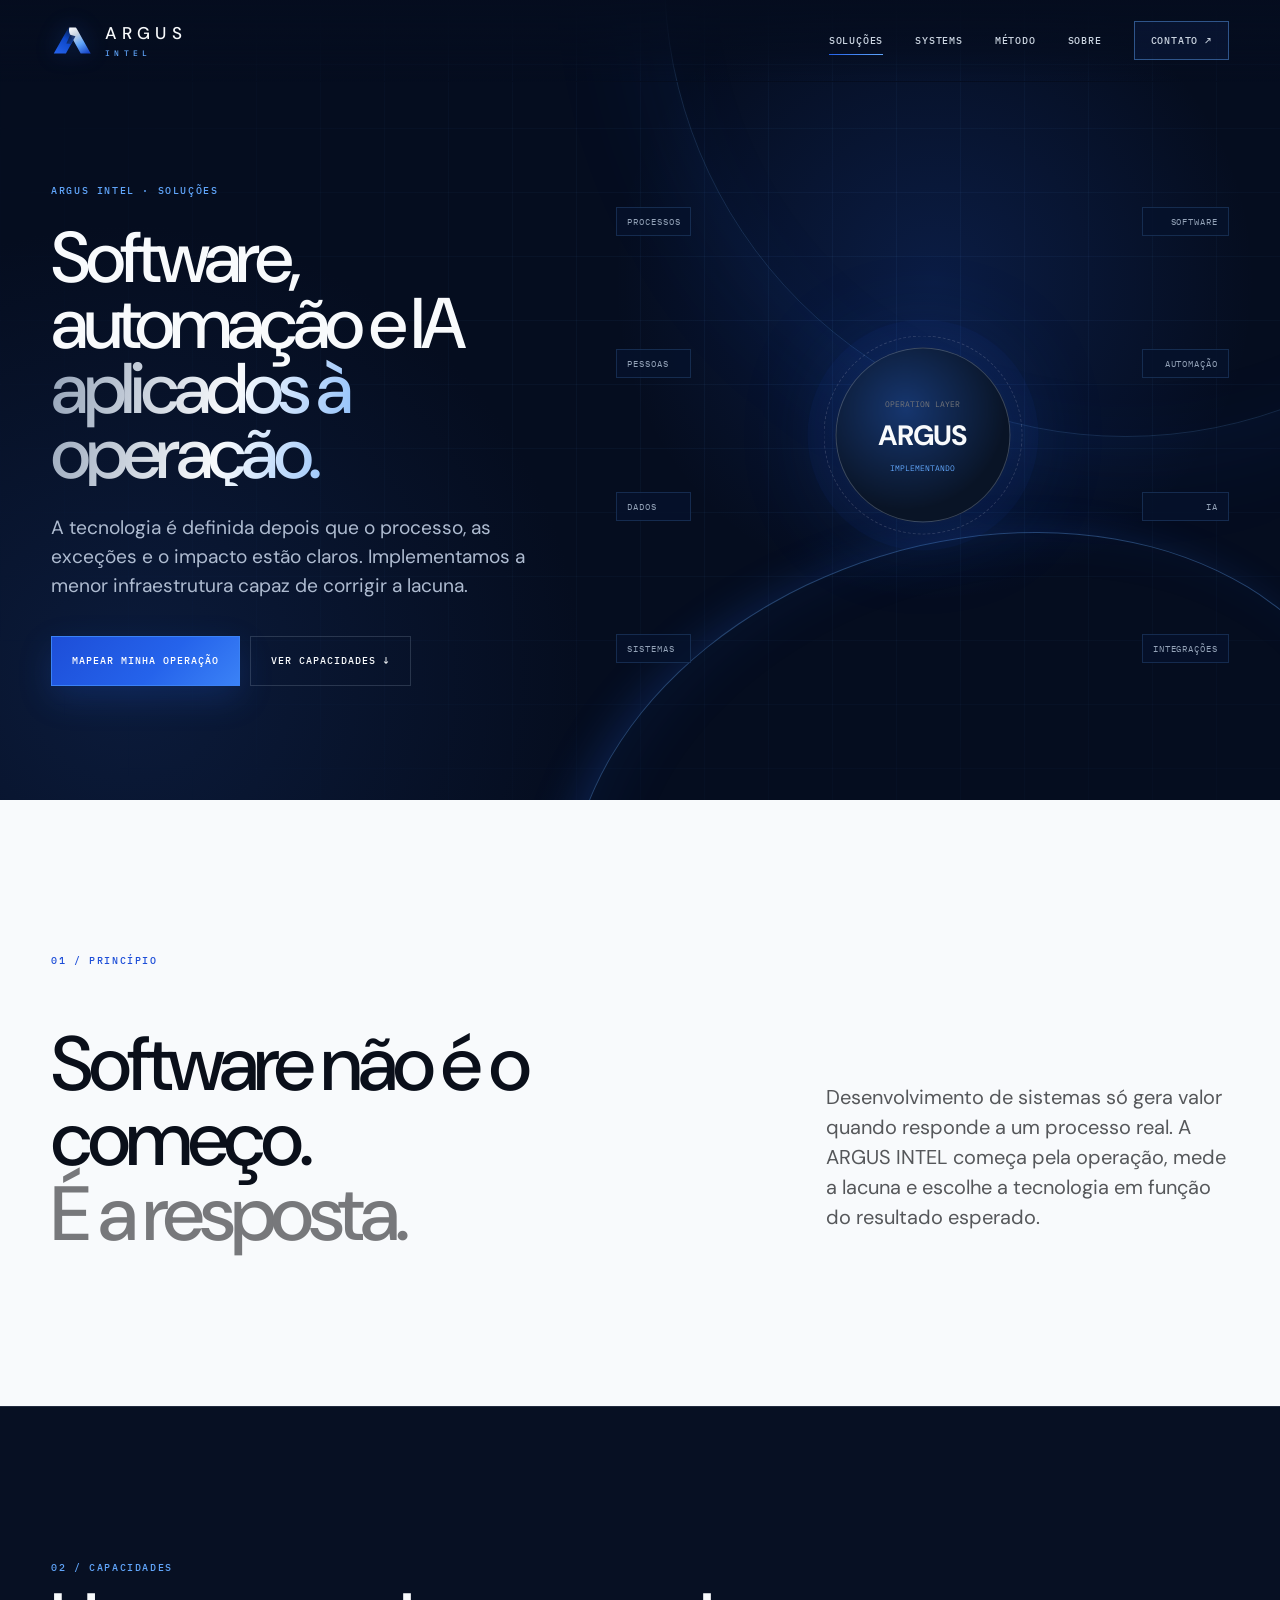
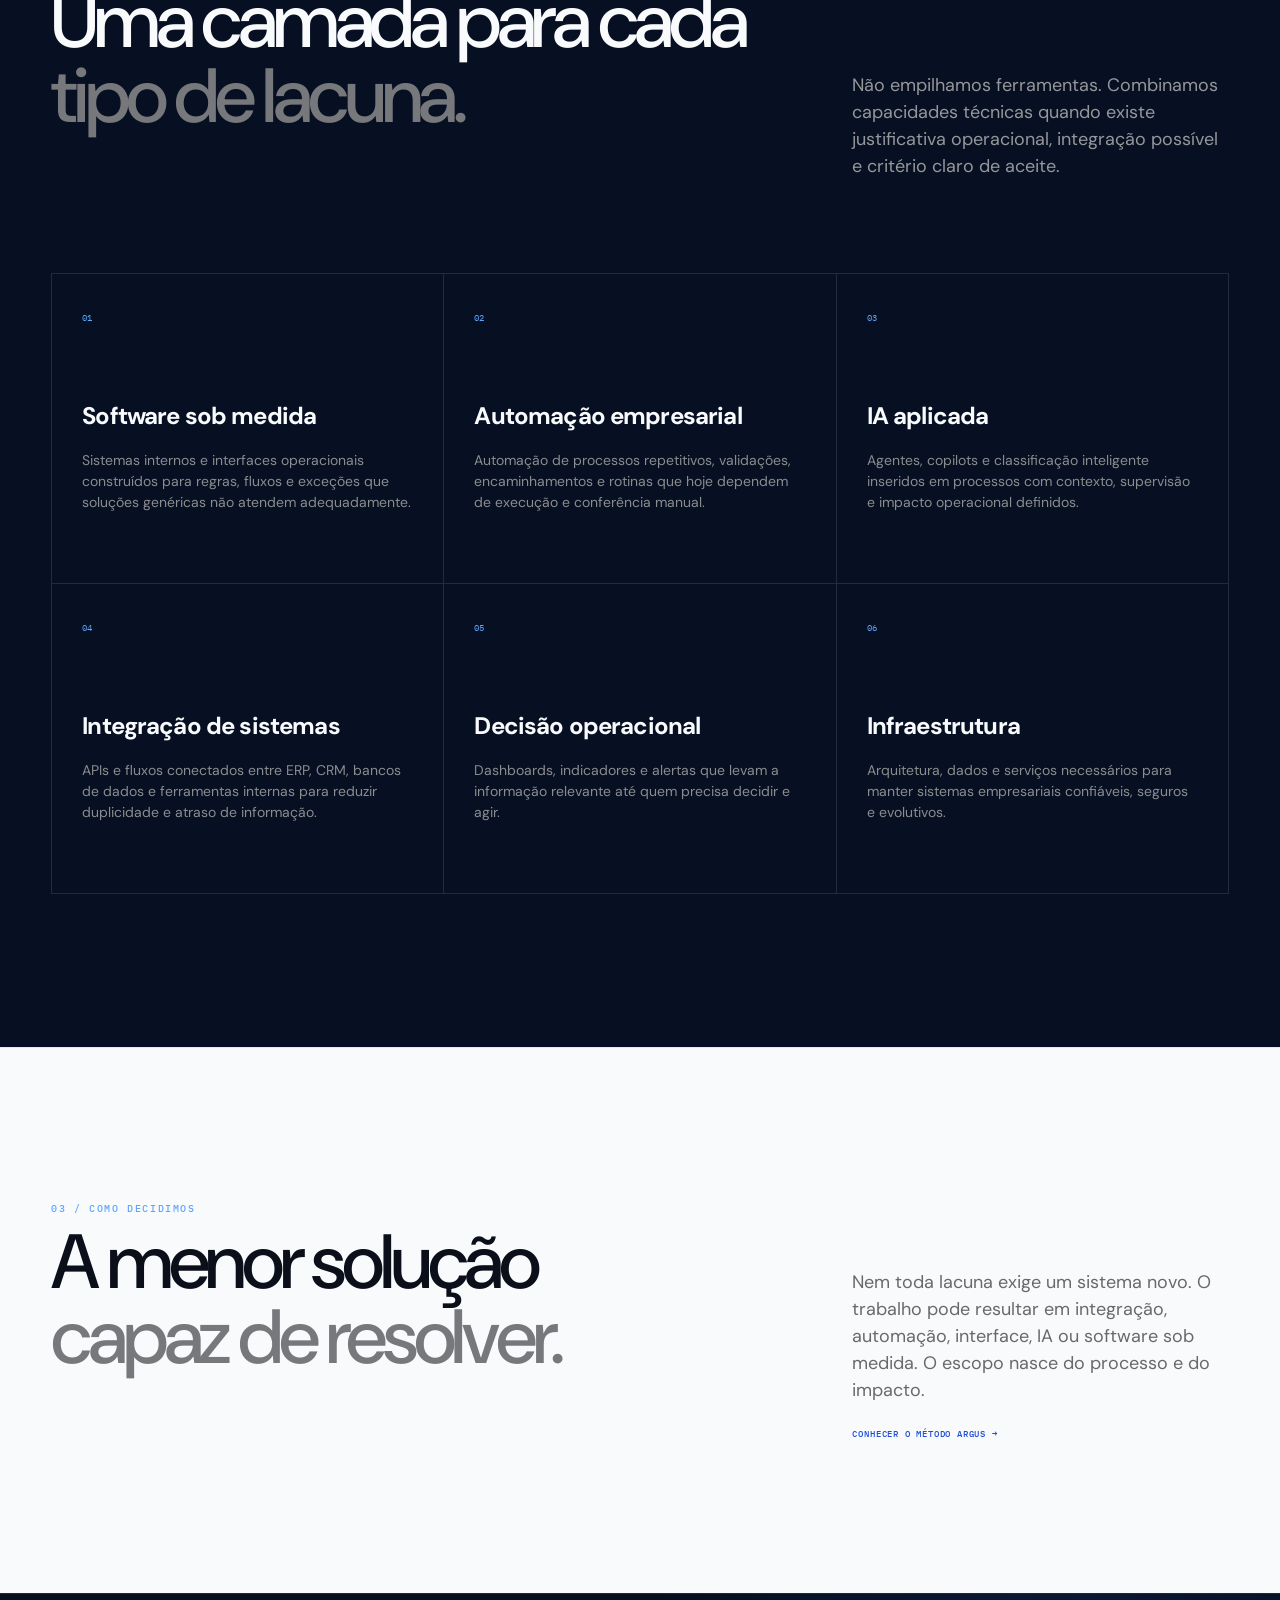
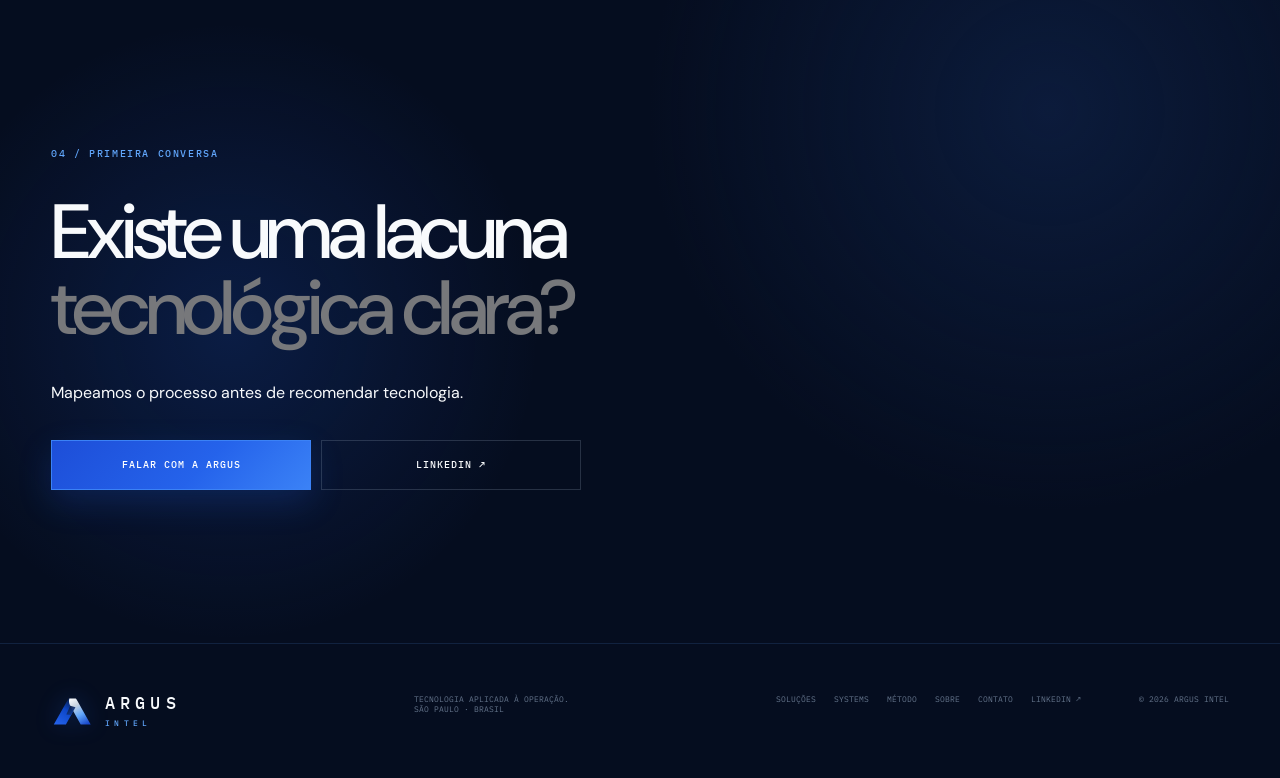
<file: solucoes/index.html>
<!doctype html>
<html lang="pt-BR">
<head>
  <meta charset="utf-8"><meta name="viewport" content="width=device-width,initial-scale=1">
  <title>Soluções de Tecnologia Empresarial | ARGUS INTEL</title>
  <meta name="description" content="Software sob medida, automação de processos, IA aplicada e integração de sistemas para operações empresariais com gargalos mensuráveis.">
  <meta name="robots" content="index,follow"><meta name="theme-color" content="#0a0f1a"><link rel="canonical" href="https://www.argusintel.com.br/solucoes/">
  <meta property="og:type" content="website"><meta property="og:locale" content="pt_BR"><meta property="og:site_name" content="ARGUS INTEL"><meta property="og:title" content="Soluções de Tecnologia Empresarial | ARGUS INTEL"><meta property="og:description" content="Tecnologia definida a partir da operação: software, automação, IA e integrações na combinação necessária."><meta property="og:url" content="https://www.argusintel.com.br/solucoes/">
  <meta name="twitter:card" content="summary"><meta name="twitter:title" content="Soluções de Tecnologia Empresarial | ARGUS INTEL"><meta name="twitter:description" content="Software, automação, IA e integrações para processos empresariais críticos.">
  <link rel="icon" href="/favicon.png" sizes="96x96" type="image/png"><link rel="icon" href="/favicon.svg" type="image/svg+xml"><link rel="manifest" href="/site.webmanifest">
  <script type="application/ld+json">{"@context":"https://schema.org","@type":"Service","name":"Tecnologia para operações empresariais","url":"https://www.argusintel.com.br/solucoes/","provider":{"@type":"Organization","@id":"https://www.argusintel.com.br/#organization","name":"ARGUS INTEL"},"areaServed":{"@type":"Country","name":"Brasil"},"serviceType":["Software sob medida","Automação empresarial","Inteligência artificial para empresas","Integração de sistemas","Sistemas empresariais"],"description":"Implementação de software, automação, inteligência artificial e integrações a partir de lacunas operacionais mensuráveis."}</script>
  <link rel="preconnect" href="https://fonts.googleapis.com"><link rel="preconnect" href="https://fonts.gstatic.com" crossorigin><link href="https://fonts.googleapis.com/css2?family=DM+Sans:wght@400;500;600&family=IBM+Plex+Mono:wght@400;500&display=swap" rel="stylesheet"><link rel="stylesheet" href="/styles.css">
</head>
<body>
<a class="skip" href="#main">Pular para o conteúdo</a>
<nav class="nav" aria-label="Navegação principal"><a class="logo" href="/" aria-label="ARGUS INTEL — página inicial"><b>ARGUS</b><span>INTEL</span></a><button class="menu" aria-expanded="false" aria-controls="navlinks">MENU</button><div id="navlinks" class="navlinks"><a href="/solucoes/" aria-current="page">SOLUÇÕES</a><a href="/systems/">SYSTEMS</a><a href="/metodo/">MÉTODO</a><a href="/sobre/">SOBRE</a><a class="navcta" href="/contato/">CONTATO ↗</a></div></nav>
<main id="main">
  <header class="hero page-hero"><div class="hero-grid"></div><div class="wrap hero-layout"><div class="hero-copy"><p class="kicker">ARGUS INTEL · SOLUÇÕES</p><h1>Software, automação e IA <em>aplicados à operação.</em></h1><p class="intro">A tecnologia é definida depois que o processo, as exceções e o impacto estão claros. Implementamos a menor infraestrutura capaz de corrigir a lacuna.</p><div class="actions"><a class="button primary" href="/contato/">MAPEAR MINHA OPERAÇÃO</a><a class="button ghost" href="#capacidades">VER CAPACIDADES ↓</a></div></div><div class="orchestrator" aria-label="Fluxo de tecnologia empresarial da ARGUS INTEL"><div class="source left"><span>PROCESSOS</span><span>PESSOAS</span><span>DADOS</span><span>SISTEMAS</span></div><div class="core"><i></i><small>OPERATION LAYER</small><b>ARGUS</b><span>IMPLEMENTANDO</span></div><div class="source right"><span>SOFTWARE</span><span>AUTOMAÇÃO</span><span>IA</span><span>INTEGRAÇÕES</span></div></div></div></header>

  <section class="manifest page-intro"><div class="wrap"><p class="section-id reveal">01 / PRINCÍPIO</p><div class="manifest-copy reveal"><h2>Software não é o começo.<br><span>É a resposta.</span></h2><p>Desenvolvimento de sistemas só gera valor quando responde a um processo real. A ARGUS INTEL começa pela operação, mede a lacuna e escolhe a tecnologia em função do resultado esperado.</p></div></div></section>

  <section class="dark-section" id="capacidades"><div class="wrap"><div class="split-heading reveal"><div><p class="section-id">02 / CAPACIDADES</p><h2>Uma camada para cada<br><span>tipo de lacuna.</span></h2></div><p>Não empilhamos ferramentas. Combinamos capacidades técnicas quando existe justificativa operacional, integração possível e critério claro de aceite.</p></div><div class="capability-grid reveal">
    <article><small>01</small><h3>Software sob medida</h3><p>Sistemas internos e interfaces operacionais construídos para regras, fluxos e exceções que soluções genéricas não atendem adequadamente.</p></article>
    <article><small>02</small><h3>Automação empresarial</h3><p>Automação de processos repetitivos, validações, encaminhamentos e rotinas que hoje dependem de execução e conferência manual.</p></article>
    <article><small>03</small><h3>IA aplicada</h3><p>Agentes, copilots e classificação inteligente inseridos em processos com contexto, supervisão e impacto operacional definidos.</p></article>
    <article><small>04</small><h3>Integração de sistemas</h3><p>APIs e fluxos conectados entre ERP, CRM, bancos de dados e ferramentas internas para reduzir duplicidade e atraso de informação.</p></article>
    <article><small>05</small><h3>Decisão operacional</h3><p>Dashboards, indicadores e alertas que levam a informação relevante até quem precisa decidir e agir.</p></article>
    <article><small>06</small><h3>Infraestrutura</h3><p>Arquitetura, dados e serviços necessários para manter sistemas empresariais confiáveis, seguros e evolutivos.</p></article>
  </div></div></section>

  <section class="method"><div class="wrap split-heading reveal"><div><p class="section-id">03 / COMO DECIDIMOS</p><h2>A menor solução<br><span>capaz de resolver.</span></h2></div><div class="section-copy"><p>Nem toda lacuna exige um sistema novo. O trabalho pode resultar em integração, automação, interface, IA ou software sob medida. O escopo nasce do processo e do impacto.</p><a class="text-link" href="/metodo/">CONHECER O MÉTODO ARGUS →</a></div></div></section>

  <section class="contact simple-contact"><div class="wrap reveal"><div class="contact-heading"><p class="section-id">04 / PRIMEIRA CONVERSA</p><h2>Existe uma lacuna<br><span>tecnológica clara?</span></h2><p>Mapeamos o processo antes de recomendar tecnologia.</p><div class="actions"><a class="button primary" href="/contato/">FALAR COM A ARGUS</a><a class="button ghost" href="https://www.linkedin.com/company/argus-group-ltda" target="_blank" rel="noopener noreferrer">LINKEDIN ↗</a></div></div></div></section>
</main>
<footer><div class="logo"><b>ARGUS</b><span>INTEL</span></div><p>TECNOLOGIA APLICADA À OPERAÇÃO.<br>SÃO PAULO · BRASIL</p><div><a href="/solucoes/">SOLUÇÕES</a><a href="/systems/">SYSTEMS</a><a href="/metodo/">MÉTODO</a><a href="/sobre/">SOBRE</a><a href="/contato/">CONTATO</a><a href="https://www.linkedin.com/company/argus-group-ltda" target="_blank" rel="noopener noreferrer">LINKEDIN ↗</a></div><small>© 2026 ARGUS INTEL</small></footer>
<script src="/site.js"></script></body></html>
</file>
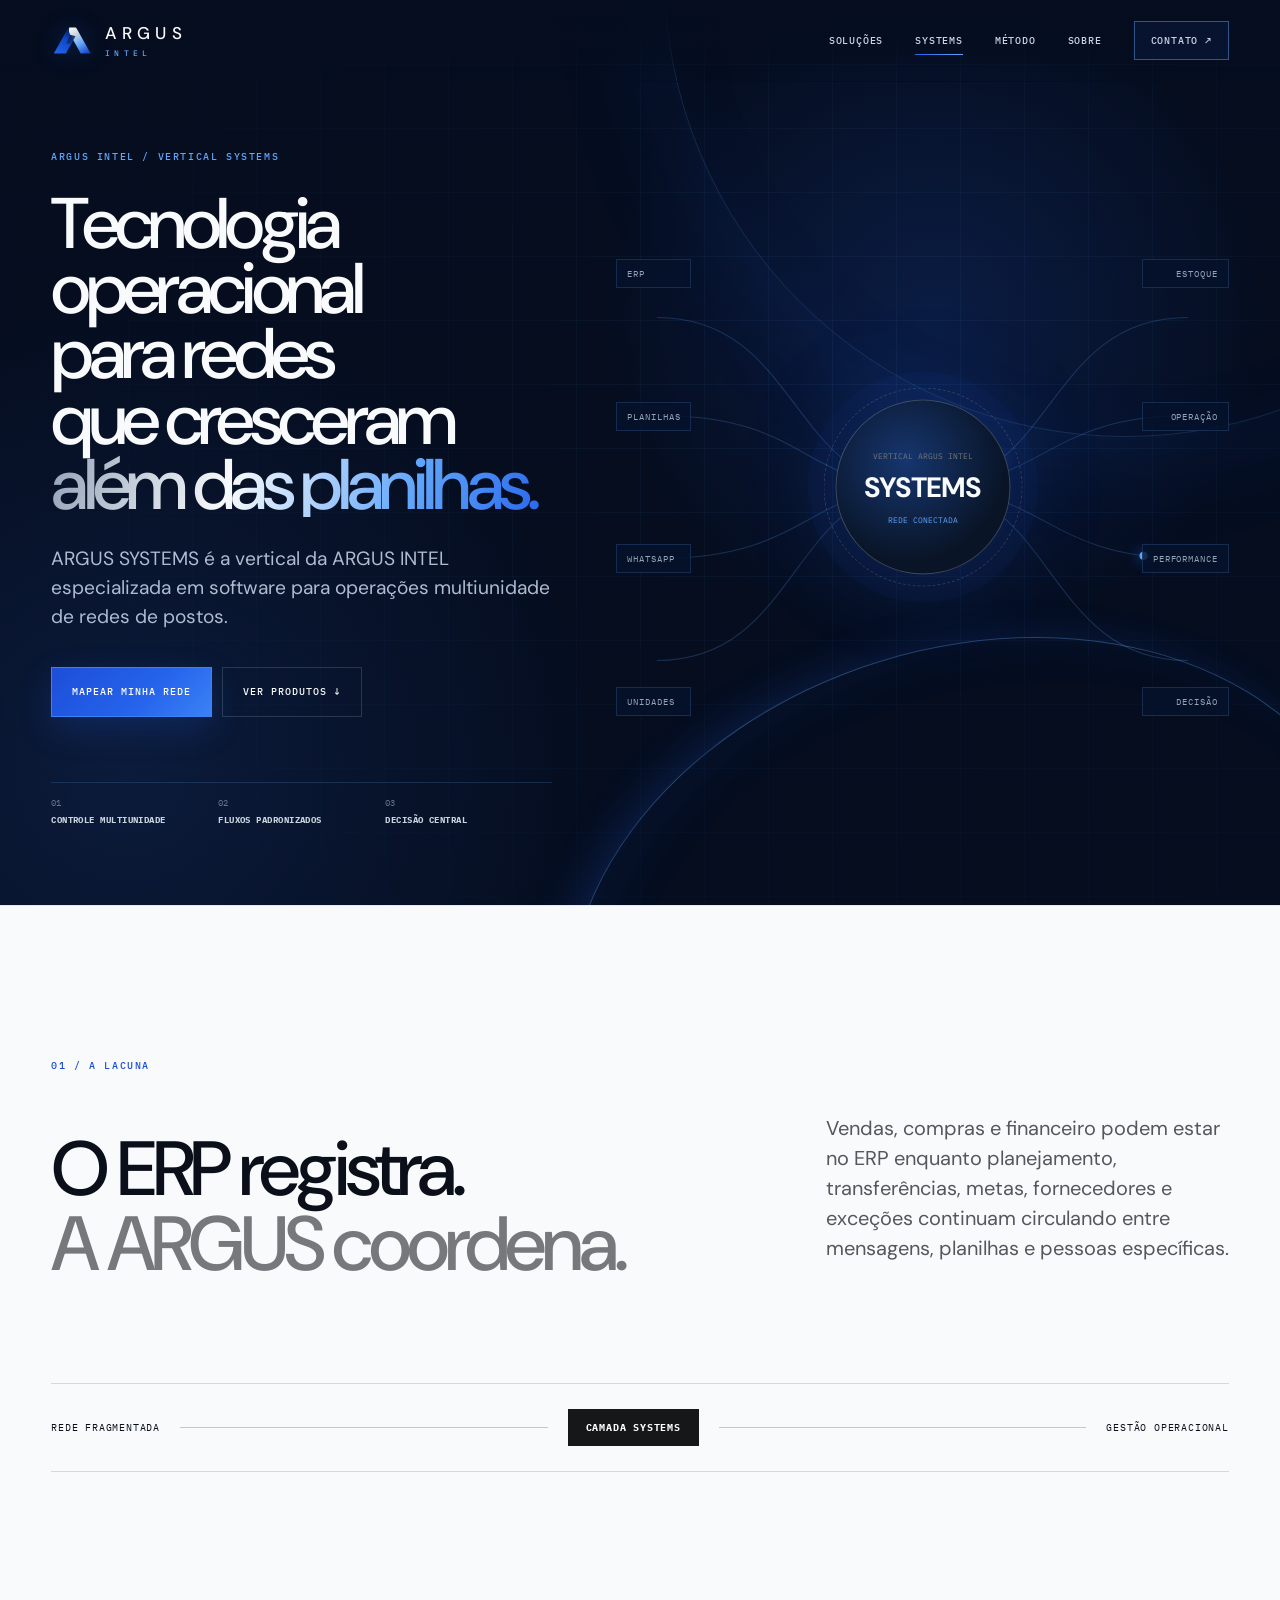
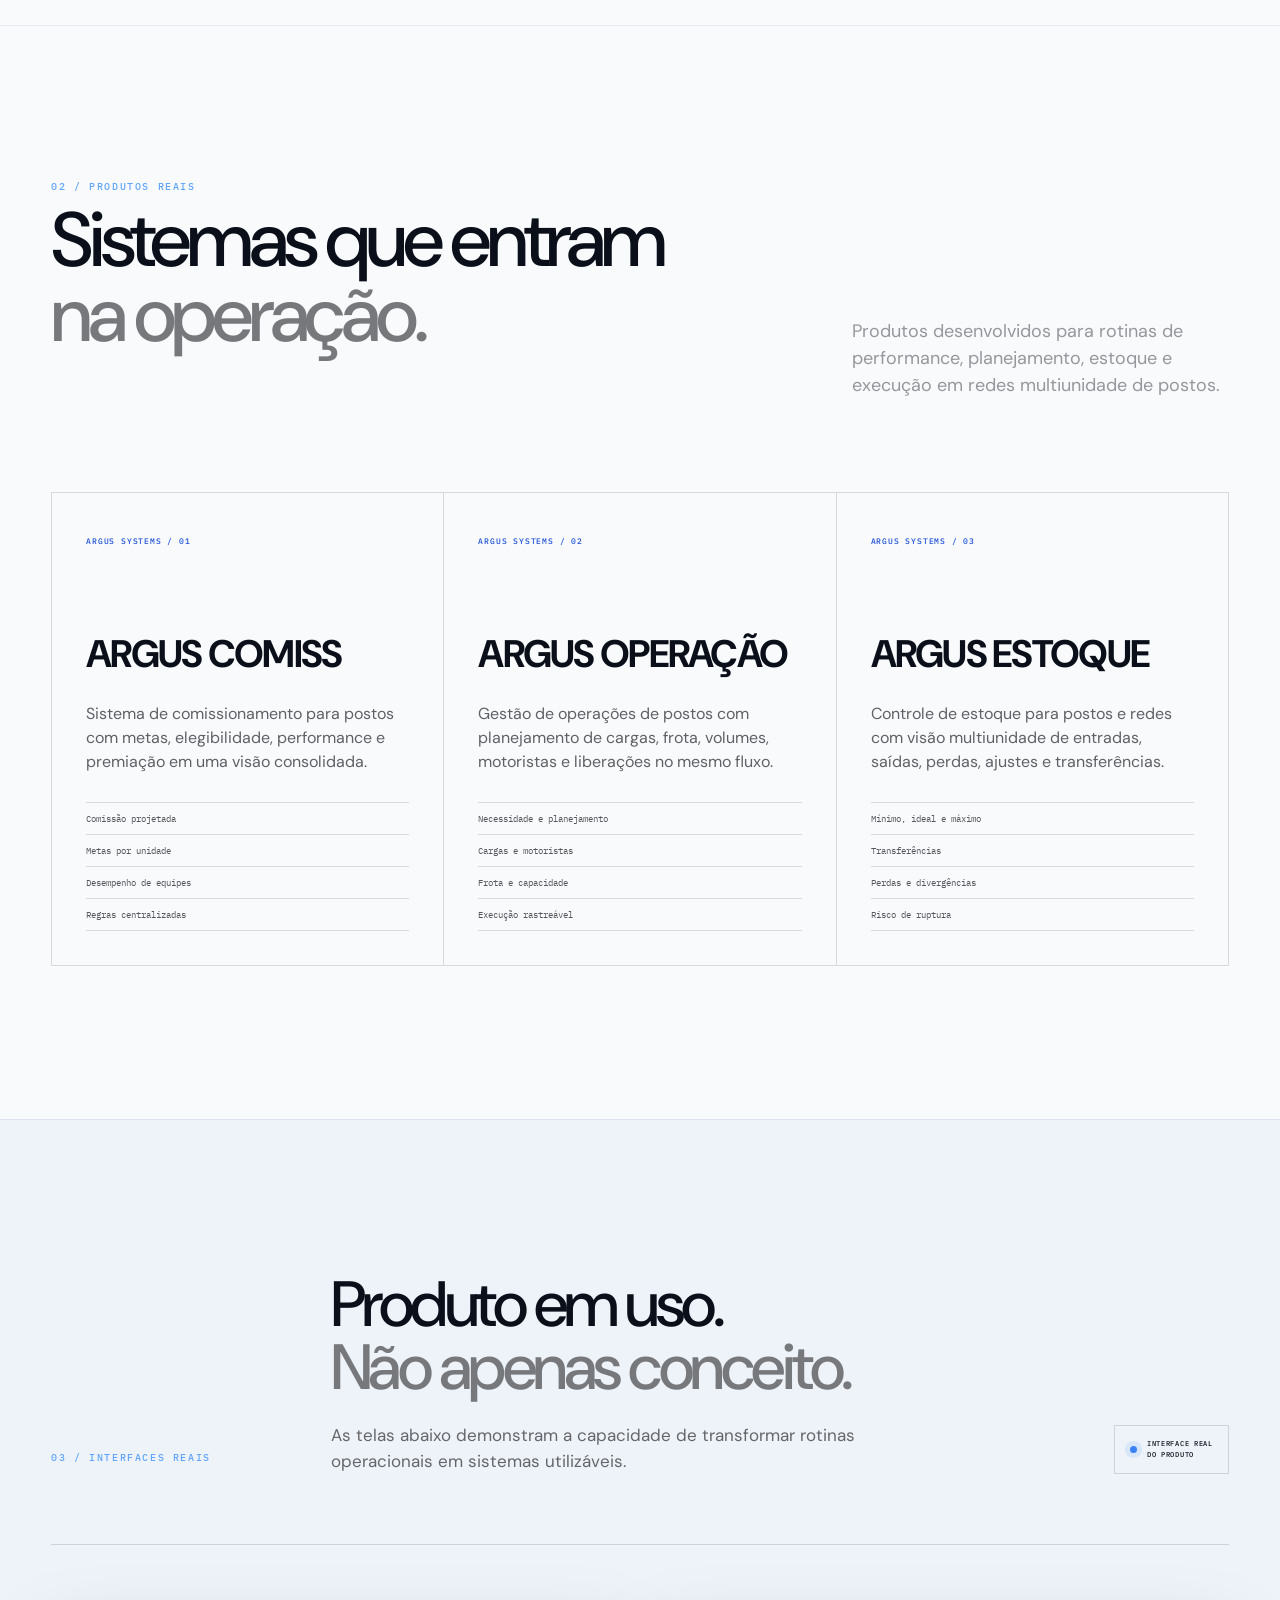
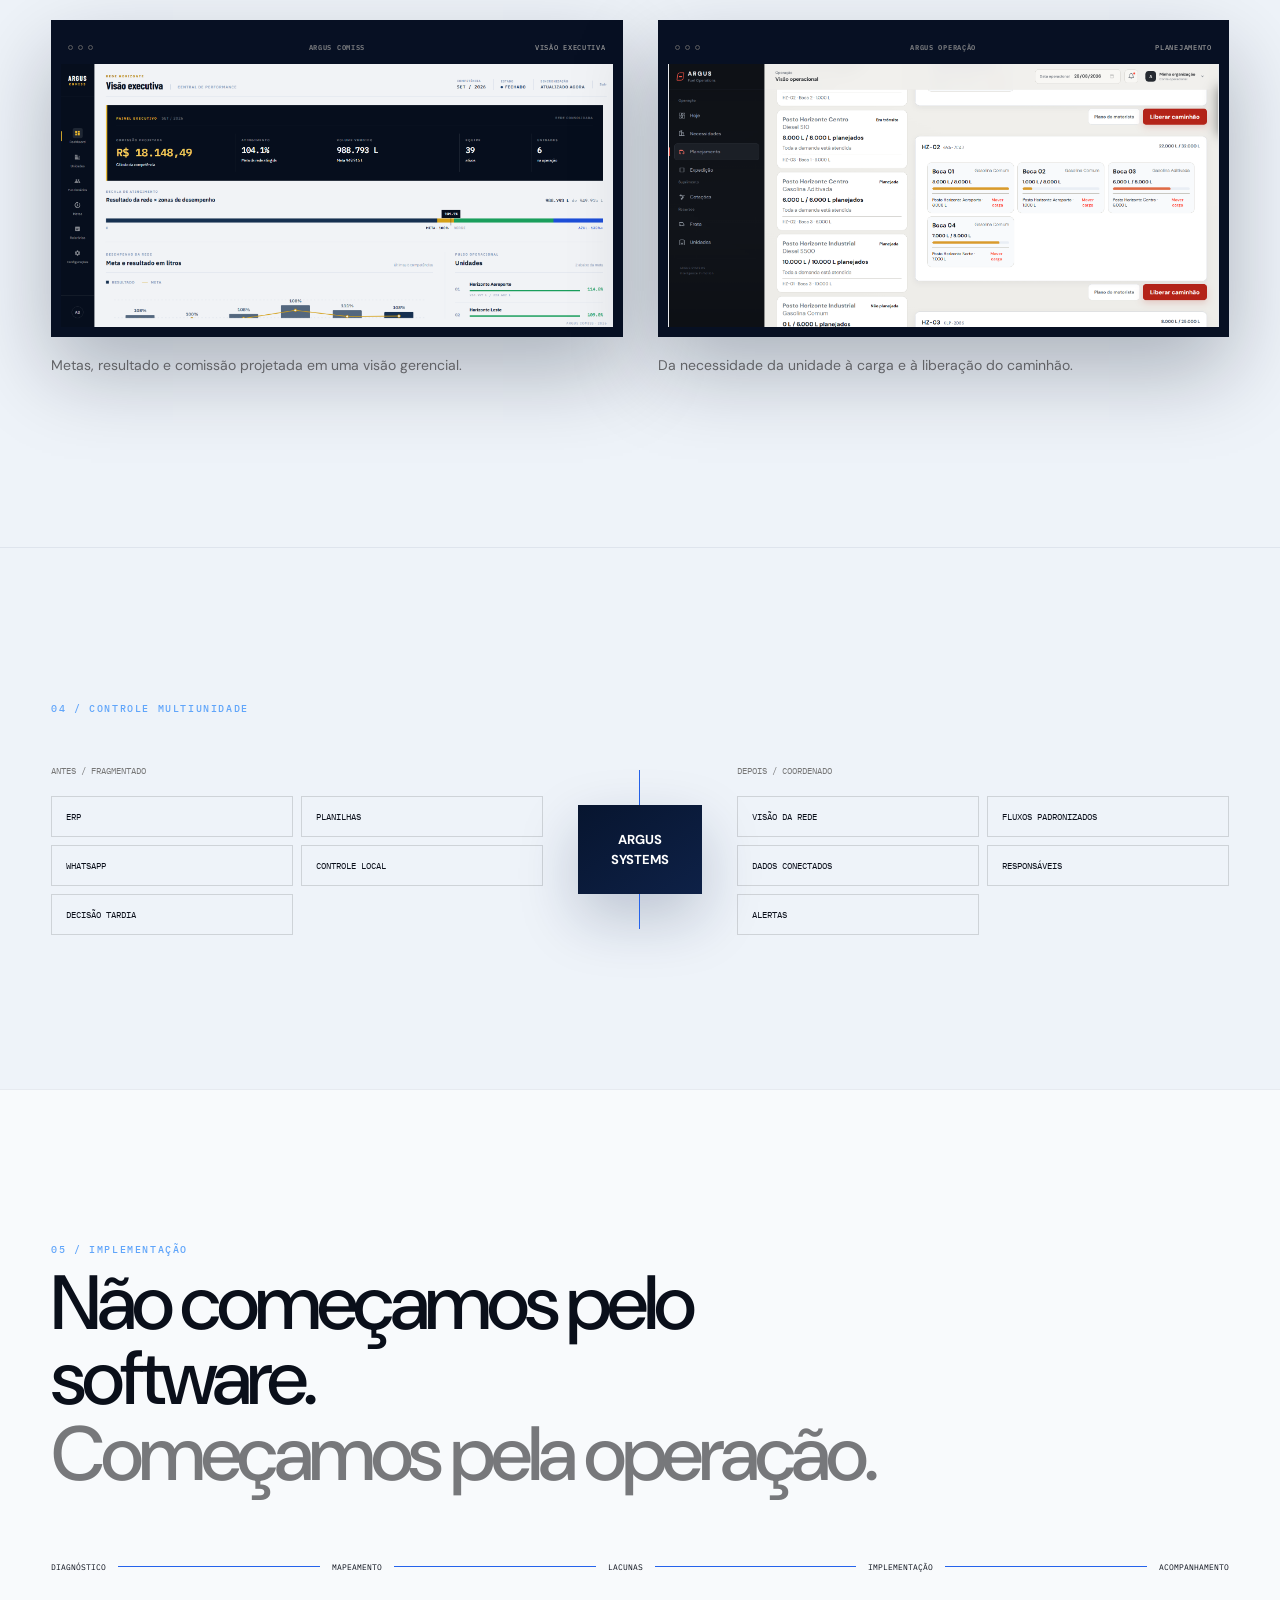
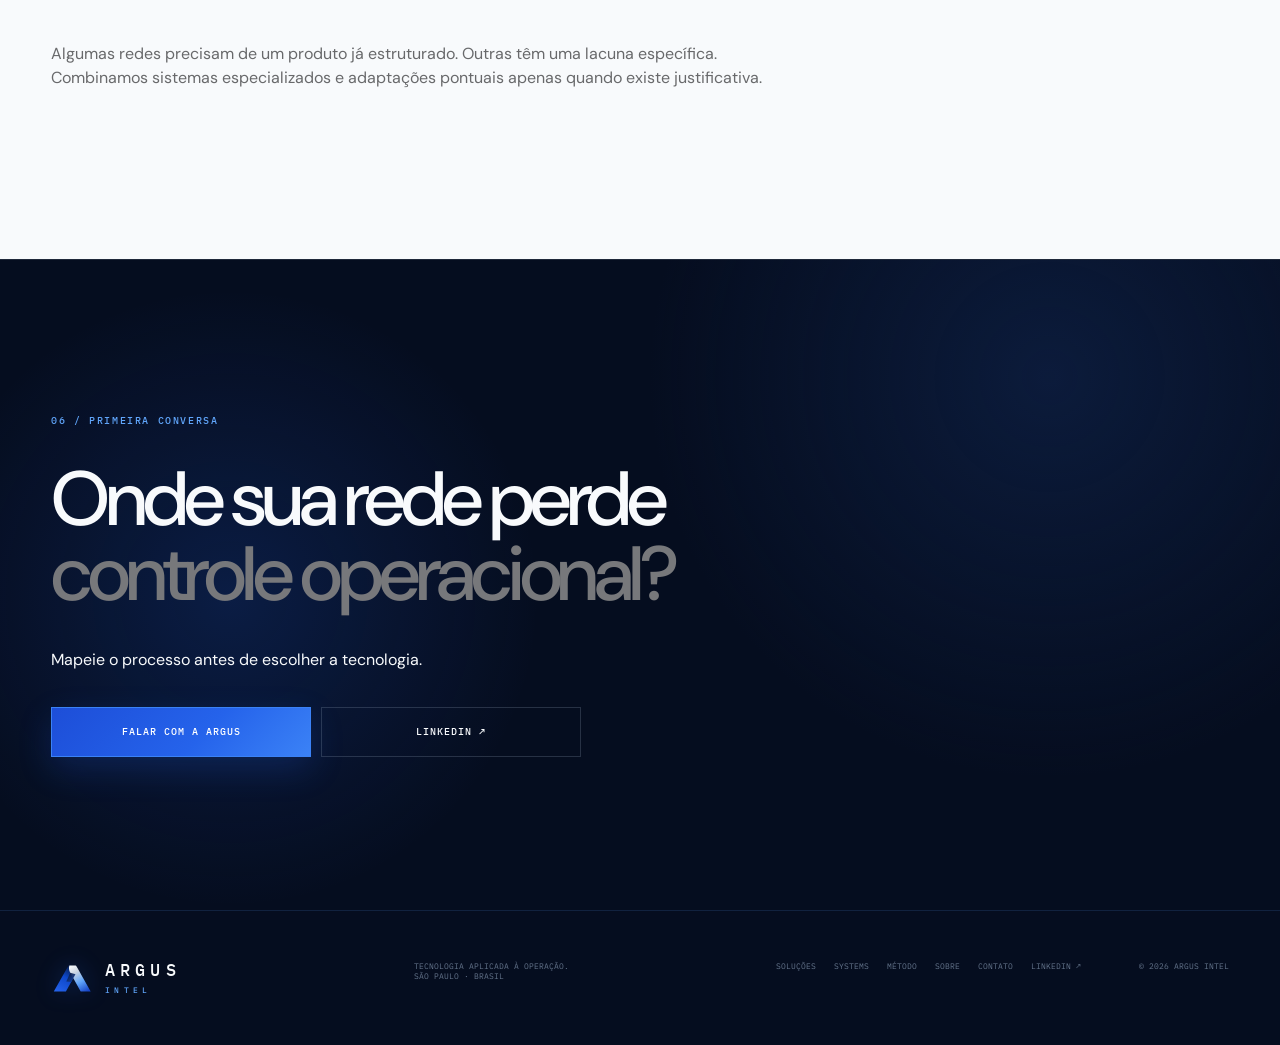
<file: systems/index.html>
<!doctype html>
<html lang="pt-BR">
<head>
  <meta charset="utf-8"><meta name="viewport" content="width=device-width,initial-scale=1">
  <title>ARGUS SYSTEMS | Software para Redes de Postos</title>
  <meta name="description" content="Sistemas para gestão operacional de redes de postos: operação multiunidade, comissionamento, estoque, cargas, frota e decisões centralizadas.">
  <meta name="robots" content="index,follow"><meta name="theme-color" content="#0a0f1a"><link rel="canonical" href="https://www.argusintel.com.br/systems/">
  <meta property="og:type" content="website"><meta property="og:locale" content="pt_BR"><meta property="og:site_name" content="ARGUS INTEL"><meta property="og:title" content="ARGUS SYSTEMS | Software para Redes de Postos"><meta property="og:description" content="A vertical da ARGUS INTEL para gestão operacional e controle multiunidade de redes de postos."><meta property="og:url" content="https://www.argusintel.com.br/systems/">
  <meta name="twitter:card" content="summary"><meta name="twitter:title" content="ARGUS SYSTEMS | Software para Redes de Postos"><meta name="twitter:description" content="Tecnologia operacional para redes que cresceram além das planilhas.">
  <link rel="icon" href="/favicon.png" sizes="96x96" type="image/png"><link rel="icon" href="/favicon.svg" type="image/svg+xml"><link rel="manifest" href="/site.webmanifest">
  <script type="application/ld+json">{"@context":"https://schema.org","@graph":[{"@type":"Service","name":"ARGUS SYSTEMS — tecnologia para redes de postos","url":"https://www.argusintel.com.br/systems/","provider":{"@type":"Organization","@id":"https://www.argusintel.com.br/#organization","name":"ARGUS INTEL"},"areaServed":{"@type":"Country","name":"Brasil"},"serviceType":"Sistemas para gestão operacional de redes de postos","description":"Vertical da ARGUS INTEL especializada em software para operações multiunidade de redes de postos."},{"@type":"SoftwareApplication","name":"ARGUS COMISS","applicationCategory":"BusinessApplication","operatingSystem":"Web","description":"Sistema de metas, performance, comissionamento e premiação para operações multiunidade."},{"@type":"SoftwareApplication","name":"ARGUS OPERAÇÃO","applicationCategory":"BusinessApplication","operatingSystem":"Web","description":"Sistema de planejamento de cargas, frota e coordenação operacional para redes de postos."}]}</script>
  <link rel="preconnect" href="https://fonts.googleapis.com"><link rel="preconnect" href="https://fonts.gstatic.com" crossorigin><link href="https://fonts.googleapis.com/css2?family=DM+Sans:wght@400;500;600&family=IBM+Plex+Mono:wght@400;500&display=swap" rel="stylesheet"><link rel="stylesheet" href="/styles.css">
</head>
<body>
<a class="skip" href="#main">Pular para o conteúdo</a>
<nav class="nav" aria-label="Navegação principal"><a class="logo" href="/" aria-label="ARGUS INTEL — página inicial"><b>ARGUS</b><span>INTEL</span></a><button class="menu" aria-expanded="false" aria-controls="navlinks">MENU</button><div id="navlinks" class="navlinks"><a href="/solucoes/">SOLUÇÕES</a><a href="/systems/" aria-current="page">SYSTEMS <small>REDES DE POSTOS</small></a><a href="/metodo/">MÉTODO</a><a href="/sobre/">SOBRE</a><a class="navcta" href="/contato/">CONTATO ↗</a></div></nav>
<main id="main">
  <header class="hero page-hero"><div class="hero-grid"></div><div class="wrap hero-layout"><div class="hero-copy"><p class="kicker">ARGUS INTEL / VERTICAL SYSTEMS</p><h1>Tecnologia operacional para redes que cresceram <em>além das planilhas.</em></h1><p class="intro">ARGUS SYSTEMS é a vertical da ARGUS INTEL especializada em software para operações multiunidade de redes de postos.</p><div class="actions"><a class="button primary" href="/contato/">MAPEAR MINHA REDE</a><a class="button ghost" href="#produtos">VER PRODUTOS ↓</a></div><div class="outcomes"><span>01 <b>CONTROLE MULTIUNIDADE</b></span><span>02 <b>FLUXOS PADRONIZADOS</b></span><span>03 <b>DECISÃO CENTRAL</b></span></div></div><div class="orchestrator" aria-label="Camada operacional da ARGUS SYSTEMS para redes de postos"><div class="source left"><span>ERP</span><span>PLANILHAS</span><span>WHATSAPP</span><span>UNIDADES</span></div><svg viewBox="0 0 600 460" aria-hidden="true"><g class="lines"><path d="M40 64 C180 64 170 230 300 230"/><path d="M40 160 C190 160 180 230 300 230"/><path d="M40 300 C190 300 185 230 300 230"/><path d="M40 400 C180 400 170 230 300 230"/><path d="M300 230 C430 230 420 64 560 64"/><path d="M300 230 C420 230 420 160 560 160"/><path d="M300 230 C420 230 420 300 560 300"/><path d="M300 230 C430 230 420 400 560 400"/></g><g class="packets"><circle r="4"><animateMotion dur="3.2s" repeatCount="indefinite" path="M40 64 C180 64 170 230 300 230 C430 230 420 64 560 64"/></circle><circle r="4"><animateMotion dur="3.8s" begin="-1.5s" repeatCount="indefinite" path="M40 300 C190 300 185 230 300 230 C420 230 420 300 560 300"/></circle></g></svg><div class="core"><i></i><small>VERTICAL ARGUS INTEL</small><b>SYSTEMS</b><span>REDE CONECTADA</span></div><div class="source right"><span>ESTOQUE</span><span>OPERAÇÃO</span><span>PERFORMANCE</span><span>DECISÃO</span></div></div></div></header>

  <section class="manifest"><div class="wrap"><p class="section-id reveal">01 / A LACUNA</p><div class="manifest-copy reveal"><h2>O ERP registra.<br><span>A ARGUS coordena.</span></h2><p>Vendas, compras e financeiro podem estar no ERP enquanto planejamento, transferências, metas, fornecedores e exceções continuam circulando entre mensagens, planilhas e pessoas específicas.</p></div><div class="signal-row reveal"><span>REDE FRAGMENTADA</span><i></i><b>CAMADA SYSTEMS</b><i></i><span>GESTÃO OPERACIONAL</span></div></div></section>

  <section class="systems systems-page" id="produtos"><div class="wrap"><div class="split-heading reveal"><div><p class="section-id">02 / PRODUTOS REAIS</p><h2>Sistemas que entram<br><span>na operação.</span></h2></div><p>Produtos desenvolvidos para rotinas de performance, planejamento, estoque e execução em redes multiunidade de postos.</p></div><div class="system-product-grid reveal">
    <article><span>ARGUS SYSTEMS / 01</span><h3>ARGUS COMISS</h3><p>Sistema de comissionamento para postos com metas, elegibilidade, performance e premiação em uma visão consolidada.</p><ul><li>Comissão projetada</li><li>Metas por unidade</li><li>Desempenho de equipes</li><li>Regras centralizadas</li></ul></article>
    <article><span>ARGUS SYSTEMS / 02</span><h3>ARGUS OPERAÇÃO</h3><p>Gestão de operações de postos com planejamento de cargas, frota, volumes, motoristas e liberações no mesmo fluxo.</p><ul><li>Necessidade e planejamento</li><li>Cargas e motoristas</li><li>Frota e capacidade</li><li>Execução rastreável</li></ul></article>
    <article><span>ARGUS SYSTEMS / 03</span><h3>ARGUS ESTOQUE</h3><p>Controle de estoque para postos e redes com visão multiunidade de entradas, saídas, perdas, ajustes e transferências.</p><ul><li>Mínimo, ideal e máximo</li><li>Transferências</li><li>Perdas e divergências</li><li>Risco de ruptura</li></ul></article>
  </div></div></section>

  <section class="product-evidence"><div class="wrap"><div class="proof-opening reveal"><p class="section-id">03 / INTERFACES REAIS</p><div><h2>Produto em uso.<br><span>Não apenas conceito.</span></h2><p>As telas abaixo demonstram a capacidade de transformar rotinas operacionais em sistemas utilizáveis.</p></div><span class="proof-seal"><i></i>INTERFACE REAL<br>DO PRODUTO</span></div><div class="evidence-grid reveal"><figure><div class="browser-frame"><header><span><i></i><i></i><i></i></span><b>ARGUS COMISS</b><small>VISÃO EXECUTIVA</small></header><div class="evidence-image"><img src="/assets/products/argus-comiss-dashboard.png" width="1901" height="905" alt="Dashboard real do ARGUS COMISS com comissão projetada, metas, volume vendido e desempenho de unidades" loading="lazy" decoding="async"></div></div><figcaption>Metas, resultado e comissão projetada em uma visão gerencial.</figcaption></figure><figure><div class="browser-frame"><header><span><i></i><i></i><i></i></span><b>ARGUS OPERAÇÃO</b><small>PLANEJAMENTO</small></header><div class="evidence-image"><img src="/assets/products/argus-operacao-planejamento.png" width="1897" height="907" alt="Tela real do ARGUS Operação com planejamento de cargas, bocas, volumes e liberação de caminhão" loading="lazy" decoding="async"></div></div><figcaption>Da necessidade da unidade à carga e à liberação do caminhão.</figcaption></figure></div></div></section>

  <section class="before-after"><div class="wrap reveal"><p class="section-id">04 / CONTROLE MULTIUNIDADE</p><div class="ba-grid"><div><small>ANTES / FRAGMENTADO</small><span>ERP</span><span>PLANILHAS</span><span>WHATSAPP</span><span>CONTROLE LOCAL</span><span>DECISÃO TARDIA</span></div><div class="ba-core"><i></i><b>ARGUS<br>SYSTEMS</b><i></i></div><div><small>DEPOIS / COORDENADO</small><span>VISÃO DA REDE</span><span>FLUXOS PADRONIZADOS</span><span>DADOS CONECTADOS</span><span>RESPONSÁVEIS</span><span>ALERTAS</span></div></div></div></section>

  <section class="engagement"><div class="wrap reveal"><div><p class="section-id">05 / IMPLEMENTAÇÃO</p><h2>Não começamos pelo software.<br><span>Começamos pela operação.</span></h2></div><div class="engagement-flow"><span>DIAGNÓSTICO</span><i></i><span>MAPEAMENTO</span><i></i><span>LACUNAS</span><i></i><span>IMPLEMENTAÇÃO</span><i></i><span>ACOMPANHAMENTO</span></div><p>Algumas redes precisam de um produto já estruturado. Outras têm uma lacuna específica. Combinamos sistemas especializados e adaptações pontuais apenas quando existe justificativa.</p></div></section>

  <section class="contact simple-contact"><div class="wrap reveal"><div class="contact-heading"><p class="section-id">06 / PRIMEIRA CONVERSA</p><h2>Onde sua rede perde<br><span>controle operacional?</span></h2><p>Mapeie o processo antes de escolher a tecnologia.</p><div class="actions"><a class="button primary" href="/contato/">FALAR COM A ARGUS</a><a class="button ghost" href="https://www.linkedin.com/company/argus-group-ltda" target="_blank" rel="noopener noreferrer">LINKEDIN ↗</a></div></div></div></section>
</main>
<footer><div class="logo"><b>ARGUS</b><span>INTEL</span></div><p>TECNOLOGIA APLICADA À OPERAÇÃO.<br>SÃO PAULO · BRASIL</p><div><a href="/solucoes/">SOLUÇÕES</a><a href="/systems/">SYSTEMS</a><a href="/metodo/">MÉTODO</a><a href="/sobre/">SOBRE</a><a href="/contato/">CONTATO</a><a href="https://www.linkedin.com/company/argus-group-ltda" target="_blank" rel="noopener noreferrer">LINKEDIN ↗</a></div><small>© 2026 ARGUS INTEL</small></footer>
<script src="/site.js"></script></body></html>
</file>
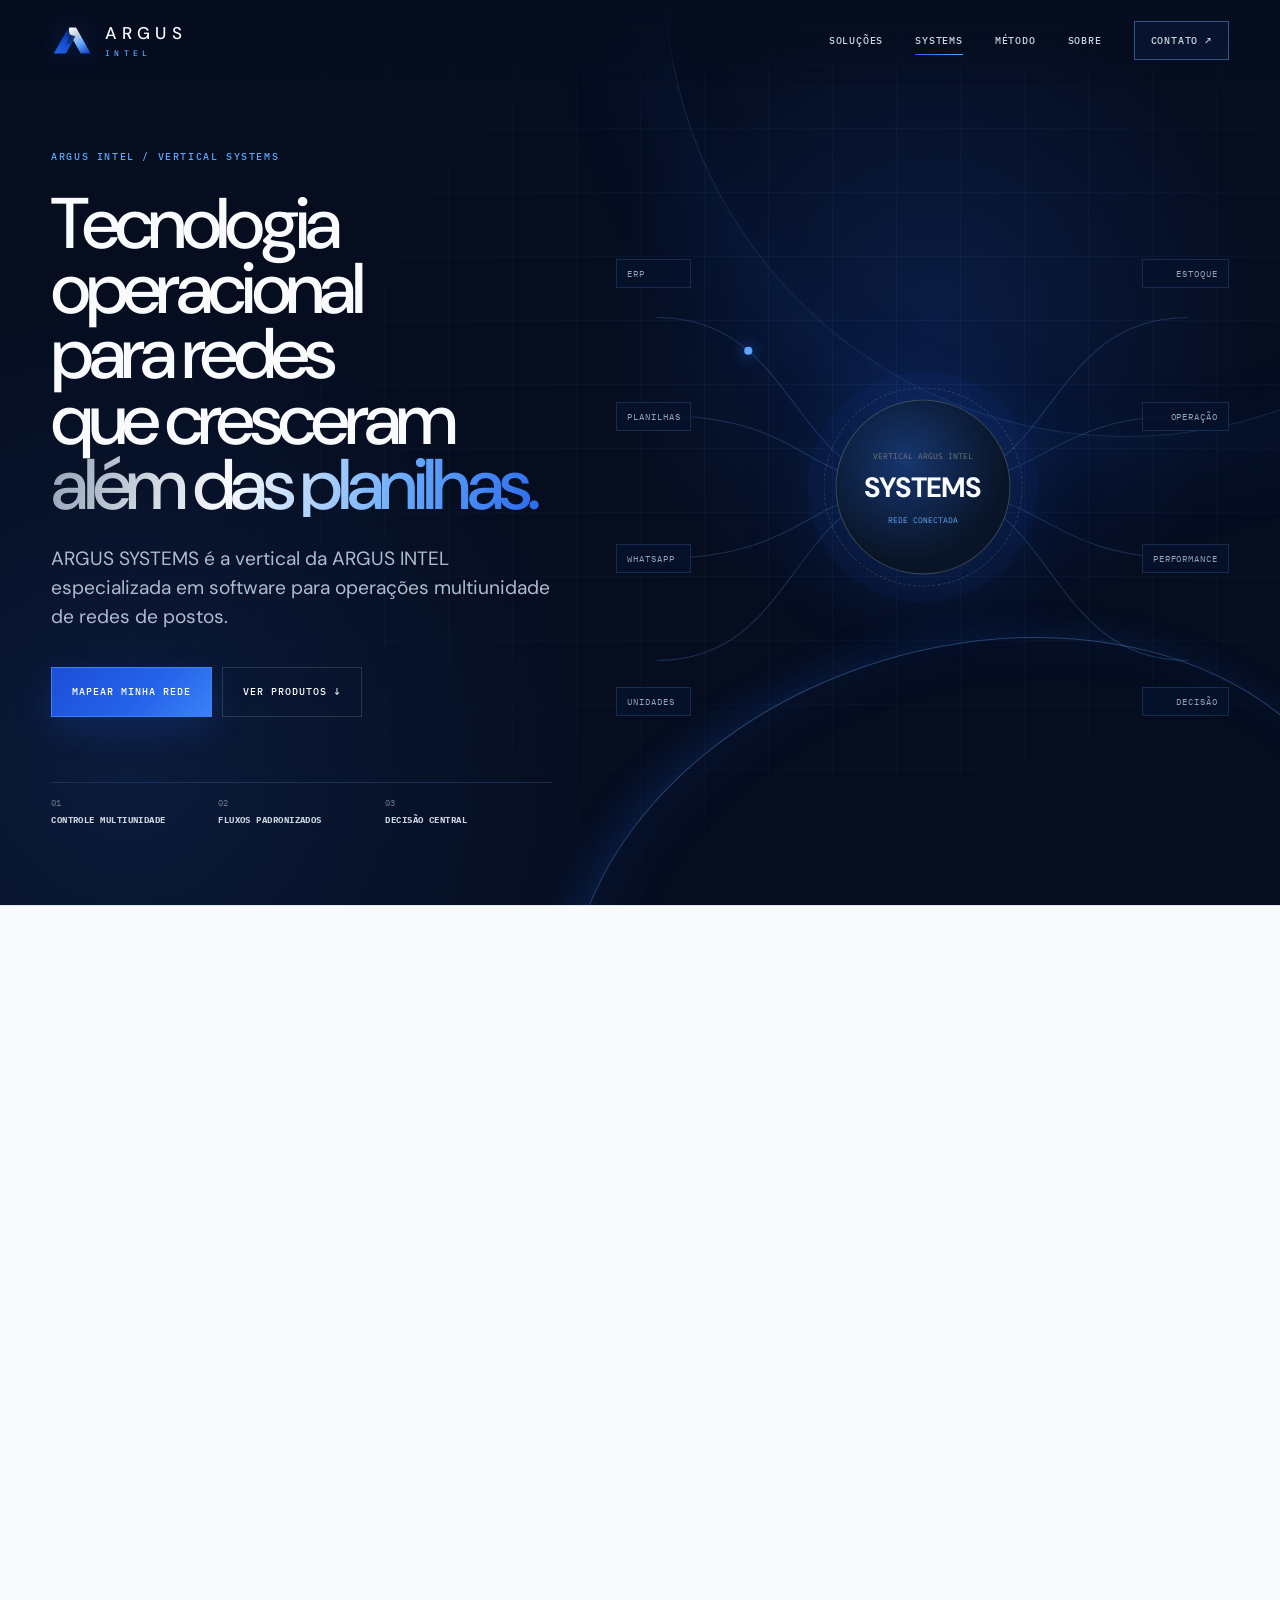
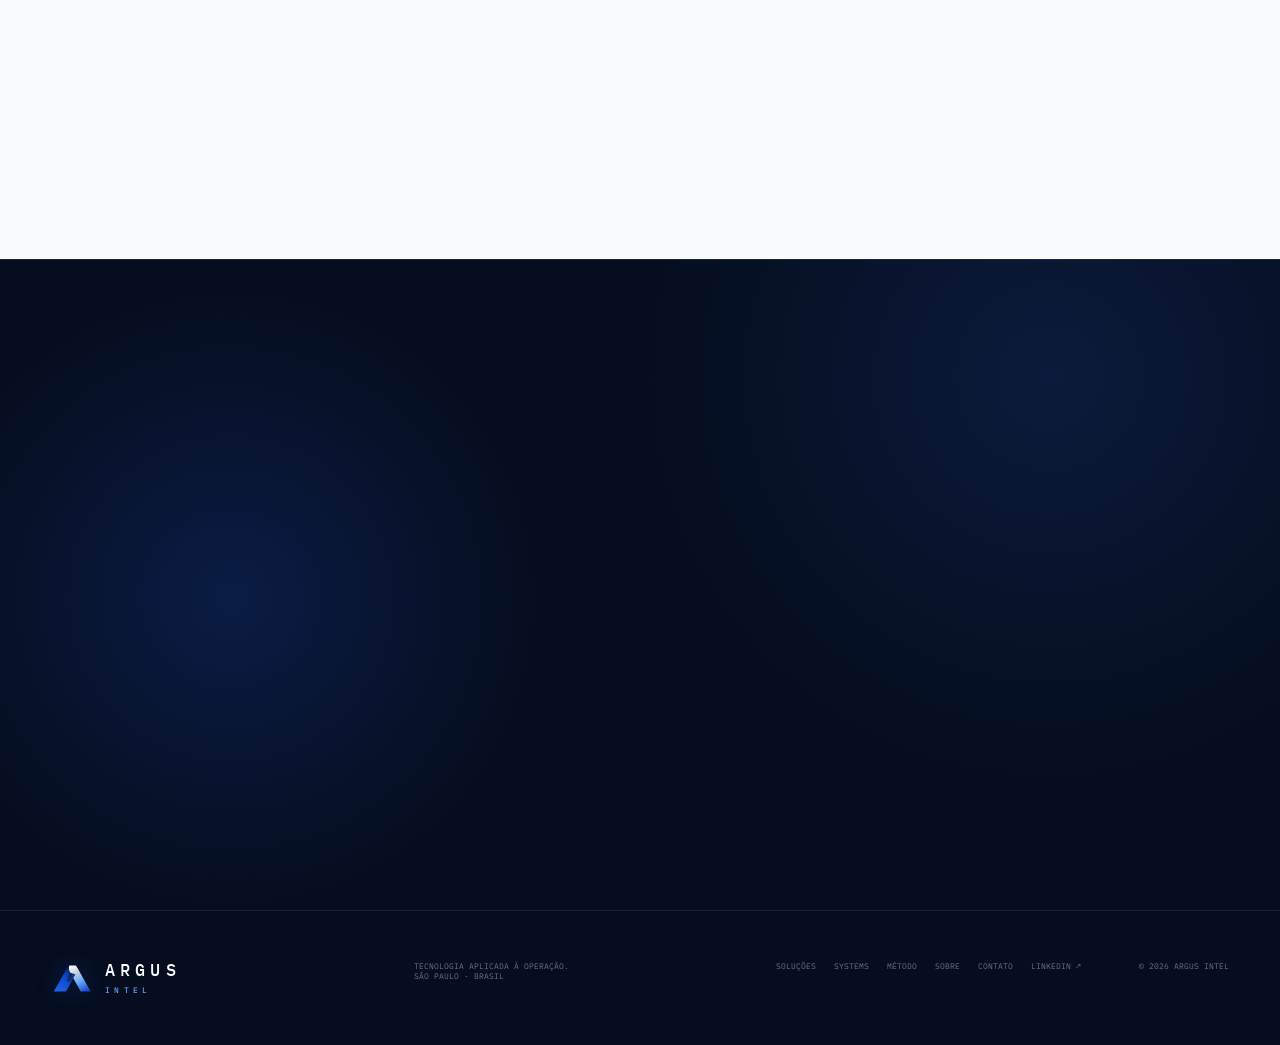
<file: systems/fuel-retail/index.html>
<!doctype html><html lang="pt-BR"><head><meta charset="utf-8"><meta name="viewport" content="width=device-width,initial-scale=1"><meta name="robots" content="noindex,follow"><meta http-equiv="refresh" content="0; url=/systems/"><link rel="canonical" href="https://www.argusintel.com.br/systems/"><title>ARGUS SYSTEMS</title></head><body><p><a href="/systems/">Acesse ARGUS SYSTEMS</a></p></body></html>
</file>
<file: styles.css>
:root{--ink:#0a0f1a;--ink2:#0e2147;--paper:#f8fafc;--muted:#94a3b8;--line:rgba(148,163,184,.18);--red:#2563eb;--red2:#60a5fa;--max:1280px;--pad:clamp(20px,4vw,64px);--mono:'IBM Plex Mono',monospace;--sans:'DM Sans',sans-serif;--ease:cubic-bezier(.16,1,.3,1)}
*{box-sizing:border-box}html{scroll-behavior:smooth}body{margin:0;background:var(--ink);color:#eee;font-family:var(--sans);font-size:16px;line-height:1.5;-webkit-font-smoothing:antialiased;overflow-x:hidden}a{color:inherit}button,input{font:inherit}.wrap{width:min(var(--max),calc(100% - var(--pad)*2));margin:auto}.skip{position:fixed;z-index:100;top:8px;left:8px;padding:12px;background:white;color:#000;transform:translateY(-150%)}.skip:focus{transform:none}.nav{position:fixed;z-index:50;top:0;width:100%;height:76px;padding:0 var(--pad);display:flex;align-items:center;border-bottom:1px solid transparent;transition:.3s;background:linear-gradient(#0a0a0bd9,transparent)}.nav.scrolled{height:64px;background:#0a0a0bf2;backdrop-filter:blur(18px);border-color:var(--line)}.logo{display:flex;align-items:baseline;gap:10px;text-decoration:none;letter-spacing:-.03em}.logo b{font-size:20px}.logo span{color:var(--red);font:500 9px var(--mono);letter-spacing:.2em}.navlinks{margin-left:auto;display:flex;align-items:center;gap:clamp(18px,2.5vw,42px)}.navlinks>a{position:relative;text-decoration:none;font:500 10px var(--mono);letter-spacing:.08em}.navlinks small{display:none}.navlinks>a:not(.navcta):after{content:'';position:absolute;left:0;right:100%;bottom:-8px;height:1px;background:var(--red);transition:.3s}.navlinks>a:hover:after{right:0}.navcta{padding:12px 16px;border:1px solid #ffffff4d}.navcta:hover{background:#fff;color:#000}.menu{display:none;margin-left:auto;background:transparent;border:1px solid var(--line);color:#fff;padding:9px;font:10px var(--mono)}
.hero{position:relative;min-height:100svh;padding:150px 0 80px;display:flex;align-items:center;overflow:hidden}.hero-grid{position:absolute;inset:0;background-image:linear-gradient(#ffffff08 1px,transparent 1px),linear-gradient(90deg,#ffffff08 1px,transparent 1px);background-size:64px 64px;mask-image:radial-gradient(ellipse 70% 80% at 70% 45%,#000,transparent);animation:gridMove 18s linear infinite}.hero:before{content:'';position:absolute;width:55vw;height:55vw;right:-15vw;top:-20vw;border:1px solid #ffffff0b;border-radius:50%;box-shadow:0 0 120px #e12b3212}.hero-layout{position:relative;display:grid;grid-template-columns:.9fr 1.1fr;gap:5vw;align-items:center}.kicker,.section-id{color:var(--red2);font:500 10px var(--mono);letter-spacing:.16em}.hero h1{max-width:680px;margin:28px 0;font-size:clamp(52px,6.4vw,100px);line-height:.91;letter-spacing:-.065em;font-weight:500}.hero h1 em{display:block;color:#737478;font-style:normal}.intro{max-width:590px;color:#b4b5b7;font-size:clamp(17px,1.5vw,21px)}.actions{display:flex;gap:10px;margin-top:35px}.button{display:inline-flex;align-items:center;justify-content:center;min-height:50px;padding:0 20px;border:1px solid var(--line);text-decoration:none;font:500 10px var(--mono);letter-spacing:.1em;transition:.3s}.button.primary{background:var(--red);border-color:var(--red);color:white}.button.primary:hover{background:white;border-color:white;color:#000;transform:translateY(-2px)}.button.ghost:hover{border-color:#fff}.outcomes{display:grid;grid-template-columns:repeat(3,1fr);margin-top:65px;border-top:1px solid var(--line)}.outcomes span{padding:14px 12px 0 0;color:#646569;font:9px var(--mono)}.outcomes b{display:block;margin-top:6px;color:#c4c5c6;font-size:9px;letter-spacing:.05em}.orchestrator{position:relative;min-height:570px}.orchestrator svg{position:absolute;inset:0;width:100%;height:100%}.lines path{fill:none;stroke:#ffffff22;stroke-width:1}.packets circle{fill:var(--red);filter:drop-shadow(0 0 5px var(--red))}.source{position:absolute;inset:0 auto 0 0;display:flex;flex-direction:column;justify-content:space-around;z-index:2}.source.right{left:auto;right:0;text-align:right}.source span{padding:8px 10px;border:1px solid var(--line);background:#0a0a0bcc;color:#919295;font:9px var(--mono);letter-spacing:.1em}.core{position:absolute;z-index:3;left:50%;top:50%;width:175px;aspect-ratio:1;transform:translate(-50%,-50%);display:grid;place-content:center;text-align:center;border:1px solid #ffffff34;border-radius:50%;background:#101113;box-shadow:0 0 0 28px #ffffff05,0 0 90px #e12b3218}.core i{position:absolute;inset:-13px;border:1px dashed #ffffff26;border-radius:50%;animation:rotate 16s linear infinite}.core small,.core span{font:8px var(--mono);color:#747579}.core b{font-size:28px;letter-spacing:-.04em;margin:6px}.core span{color:var(--red2)}.console{position:absolute;left:15%;right:10%;bottom:4%;display:flex;align-items:center;gap:12px;padding:10px;border-block:1px solid var(--line);font:8px var(--mono);color:#6f7073}.console i{flex:1;height:1px;background:linear-gradient(90deg,var(--red),transparent)}.console b{color:#aaa}.scroll-mark{position:absolute;bottom:25px;left:var(--pad);font:8px var(--mono);color:#606164;letter-spacing:.15em}.scroll-mark span{color:var(--red)}
section{position:relative;padding:clamp(90px,12vw,180px) 0;border-top:1px solid var(--line)}h2,h3,p{margin-top:0}h2{font-size:clamp(42px,6vw,82px);line-height:.98;letter-spacing:-.055em;font-weight:500}h2 span{color:#77787b}.manifest{background:var(--paper);color:#111}.manifest .section-id{color:#991a20}.manifest-copy{display:grid;grid-template-columns:1.25fr .75fr;gap:8vw;align-items:end}.manifest-copy h2{margin:50px 0 0}.manifest-copy p{color:#55575a;font-size:20px;max-width:480px}.signal-row{display:flex;align-items:center;gap:20px;margin-top:100px;padding:25px 0;border-block:1px solid #0002;font:10px var(--mono);letter-spacing:.08em}.signal-row i{flex:1;height:1px;background:#0003}.signal-row b{padding:12px 18px;background:#161719;color:#fff}.dark-section{background:#101113}.split-heading{display:grid;grid-template-columns:1.3fr .7fr;gap:8vw;align-items:end}.split-heading p:last-child{max-width:490px;color:#96979a;font-size:18px}.architecture{display:grid;grid-template-columns:.4fr 1.2fr .4fr;gap:20px;margin-top:90px}.arch-side{display:flex;flex-direction:column;justify-content:space-around}.arch-side span{padding:12px;border:1px solid var(--line);color:#77787a;font:8px var(--mono);letter-spacing:.06em}.arch-side.inputs span:after{content:' →';color:var(--red)}.arch-side.outputs span:before{content:'→ ';color:var(--red)}.arch-core{border:1px solid #ffffff20;background:#0b0c0d;box-shadow:0 30px 80px #0007}.arch-core header{display:flex;justify-content:space-between;padding:14px 18px;border-bottom:1px solid var(--line);font:8px var(--mono);color:#777}.arch-core header b{color:var(--red2)}.layers{display:grid;grid-template-columns:1fr 1fr}.layers article{position:relative;padding:28px;min-height:140px;border-bottom:1px solid var(--line)}.layers article:nth-child(odd){border-right:1px solid var(--line)}.layers small,.layers b,.layers span{display:block}.layers small{color:var(--red);font:9px var(--mono)}.layers b{margin-top:26px;font-size:13px;letter-spacing:.04em}.layers span{color:#6f7073;font-size:12px;margin-top:5px}.layers article:after{content:'';position:absolute;right:18px;top:18px;width:6px;height:6px;background:#343538;border-radius:50%}.layers article:hover:after{background:var(--red);box-shadow:0 0 12px var(--red)}
.method{background:#e7e5df;color:#141516}.method-grid{display:grid;grid-template-columns:.75fr 1.25fr;gap:10vw}.method-sticky{position:sticky;top:120px;align-self:start}.method-sticky p:not(.section-id){color:#626366;max-width:400px}.method-sticky h2{font-size:clamp(42px,5vw,70px)}.method-progress{display:flex;align-items:center;gap:12px;margin-top:60px;color:#777;font:9px var(--mono)}.method-progress i{width:65%;height:2px;background:linear-gradient(90deg,var(--red) var(--method,20%),#0002 0);transition:.3s}.steps article{min-height:230px;display:grid;grid-template-columns:80px 1fr;align-items:center;border-bottom:1px solid #0002}.steps article>b{color:var(--red);font:12px var(--mono)}.steps h3{font-size:clamp(22px,2.5vw,34px);letter-spacing:-.03em}.steps p{color:#68696b;max-width:520px}.transition{text-align:center;background:#0c0d0e}.transition h2{max-width:1000px;margin:15px auto 70px}.transition>div>p{color:#858689}.transition-flow{display:flex;align-items:center;gap:13px;font:8px var(--mono);color:#747578}.transition-flow i{flex:1;height:1px;background:linear-gradient(90deg,#ffffff25,var(--red))}.transition-flow b{color:#fff;border:1px solid var(--red);padding:14px}.systems{background:#eceae5;color:#151617}.systems-hero{display:grid;grid-template-columns:1.15fr .65fr;gap:10vw;align-items:end}.systems-hero h2{max-width:780px}.systems-hero>div:last-child p{font-size:22px;font-weight:600}.systems-hero>div:last-child span{color:#656669}.network{margin:90px 0 150px;display:grid;grid-template-columns:1fr .45fr 1fr;gap:25px;align-items:center}.network-source,.network-output{display:grid;grid-template-columns:1fr 1fr;gap:8px}.network-source span,.network-output span{border:1px solid #0002;padding:15px;font:9px var(--mono)}.network-source:after,.network-output:before{content:'';grid-column:1/-1;height:1px;background:linear-gradient(90deg,transparent,var(--red))}.network-output:before{background:linear-gradient(90deg,var(--red),transparent)}.network-core{padding:35px 10px;text-align:center;background:#18191b;color:white;box-shadow:0 25px 60px #0003}.network-core small,.network-core b{display:block}.network-core small{color:#999;font:8px var(--mono)}.network-core b{margin-top:15px;font-size:20px}.network-core i{display:block;width:7px;height:7px;margin:20px auto 0;background:var(--red);border-radius:50%;animation:pulse 2s infinite}.product-story{display:grid;grid-template-columns:.65fr 1.35fr;gap:6vw;align-items:start}.product-copy{position:sticky;top:100px}.product-copy h2{font-size:clamp(36px,4vw,60px)}.product-tabs{margin-top:50px;border-top:1px solid #0002}.product-tabs button{width:100%;padding:20px 0;border:0;border-bottom:1px solid #0002;background:none;text-align:left;color:#777;cursor:pointer;font:10px var(--mono);transition:.3s}.product-tabs button span{float:right;font-size:7px}.product-tabs button[aria-selected=true]{color:#111;padding-left:15px;box-shadow:inset 3px 0 var(--red)}.product-stage{min-height:610px;padding:20px;background:#151618;color:white;box-shadow:0 35px 80px #0003}.product-top{display:flex;justify-content:space-between;padding-bottom:15px;border-bottom:1px solid var(--line);color:#777;font:8px var(--mono)}.product-top b{color:var(--red2)}.product-panel{display:none;min-height:520px;padding:45px}.product-panel.active{display:flex;flex-direction:column;animation:panelIn .6s var(--ease)}.ui-heading{display:flex;justify-content:space-between;align-items:center}.ui-heading b{font-size:22px}.ui-heading span{color:#777;font:8px var(--mono)}.metric{margin-top:35px;padding:20px;border:1px solid var(--line)}.metric small,.metric strong{display:block}.metric small{font:8px var(--mono);color:#777}.metric strong{margin:10px 0;font-size:13px}.metric i{display:block;height:3px;width:var(--w);background:var(--red)}.bars{height:150px;display:flex;align-items:end;gap:10px;margin:30px 0;border-bottom:1px solid var(--line)}.bars i{flex:1;height:var(--h);background:linear-gradient(#e12b32,#3b181b);transform-origin:bottom;animation:barIn 1s var(--ease)}.product-panel>p{margin-top:auto;color:#aaa;max-width:520px}.flow-ops{display:flex;align-items:center;gap:8px;padding:100px 0 60px;overflow:auto}.flow-ops span{white-space:nowrap;padding:10px;border:1px solid var(--line);font:7px var(--mono)}.flow-ops i{min-width:20px;flex:1;height:1px;background:var(--red)}.dispatch{display:grid;grid-template-columns:repeat(2,1fr);gap:10px}.dispatch>*{padding:15px;border:1px solid var(--line);font:9px var(--mono)}.dispatch b{grid-column:1/-1;border-color:var(--red)}.stock-map{display:grid;gap:18px;margin-top:90px}.stock-map>div{display:grid;grid-template-columns:100px 1fr 80px;gap:18px;align-items:center;font:8px var(--mono)}.stock-map i{height:8px;background:linear-gradient(90deg,var(--red),#ffffff18)}.stock-map b{color:#aaa}.before-after{background:#d9d7d1;color:#171819}.ba-grid{display:grid;grid-template-columns:1fr .25fr 1fr;gap:35px;align-items:center;margin-top:50px}.ba-grid>div:not(.ba-core){display:grid;grid-template-columns:1fr 1fr;gap:8px}.ba-grid small{grid-column:1/-1;margin-bottom:12px;color:#777;font:9px var(--mono)}.ba-grid span{padding:14px;border:1px solid #0002;font:9px var(--mono)}.ba-core{text-align:center}.ba-core b{display:block;padding:25px 5px;background:#171819;color:white;font-size:13px}.ba-core i{display:block;width:1px;height:35px;margin:auto;background:var(--red)}
.calculator{background:#101113}.calc-grid{display:grid;grid-template-columns:1fr 1fr;gap:7vw;margin-top:80px}.calc-grid form{display:grid;grid-template-columns:1fr 1fr;gap:30px 40px}.calc-grid label{font:9px var(--mono);color:#8c8d90}.calc-grid output{float:right;color:white}.calc-grid input{display:block;width:100%;margin-top:18px;accent-color:var(--red)}.calc-result{padding:35px;border:1px solid var(--line);background:#0b0c0d}.calc-result>span{color:var(--red2);font:8px var(--mono)}.calc-result>div{display:flex;justify-content:space-between;gap:20px;padding:18px 0;border-bottom:1px solid var(--line)}.calc-result small{color:#777;font:8px var(--mono);max-width:260px}.calc-result strong{text-align:right}.calc-result .total strong{color:var(--red2);font-size:20px}.calc-result>p,.calc-result details{color:#777;font-size:11px;margin:20px 0 0}.calc-result summary{cursor:pointer;font:9px var(--mono);color:#aaa}.engagement{background:#eae8e3;color:#151617}.engagement h2{max-width:850px}.engagement-flow{display:flex;align-items:center;gap:12px;margin:70px 0;font:8px var(--mono)}.engagement-flow i{flex:1;height:1px;background:var(--red)}.engagement>div>p:last-child{max-width:720px;color:#68696b}.about{background:#151618}.about-grid{display:grid;grid-template-columns:.3fr 1fr 1fr;gap:6vw}.about h2{font-size:clamp(40px,5vw,72px)}.about-grid>div p{padding-bottom:24px;border-bottom:1px solid var(--line);color:#96979a}.about-grid>div b{color:#fff}.contact{min-height:80vh;display:grid;place-items:center;text-align:center;background:radial-gradient(circle at 50% 60%,#e12b3221,transparent 35%),#090a0b}.contact h2{margin:35px auto;max-width:1050px}.contact>div>p:not(.section-id){max-width:640px;margin:0 auto 35px;color:#8b8c8e}.contact .button{min-width:260px}footer{display:grid;grid-template-columns:1fr 1fr 1fr auto;gap:30px;align-items:start;padding:50px var(--pad);border-top:1px solid var(--line);color:#777;font:8px var(--mono)}footer p{margin:0}footer>div:nth-of-type(2){display:flex;gap:18px}footer>div:nth-of-type(2) a{text-decoration:none}footer small{font-size:8px}
.reveal{opacity:0;transform:translateY(30px);transition:opacity .9s var(--ease),transform .9s var(--ease)}.reveal.visible{opacity:1;transform:none}@keyframes rotate{to{transform:rotate(360deg)}}@keyframes gridMove{to{background-position:64px 64px}}@keyframes pulse{50%{box-shadow:0 0 0 12px #e12b3218}}@keyframes panelIn{from{opacity:0;transform:translateX(20px)}}@keyframes barIn{from{transform:scaleY(0)}}
@media(max-width:900px){.navlinks{display:none;position:absolute;top:64px;left:0;right:0;padding:25px var(--pad);background:#0a0a0b;flex-direction:column;align-items:flex-start;border-bottom:1px solid var(--line)}.navlinks.open{display:flex}.navlinks small{display:inline;margin-left:10px;color:#666}.menu{display:block}.hero-layout,.manifest-copy,.split-heading,.systems-hero,.product-story,.about-grid{grid-template-columns:1fr}.hero{padding-top:120px}.hero h1{font-size:clamp(50px,10vw,76px)}.orchestrator{min-height:460px}.architecture{grid-template-columns:1fr}.arch-side{display:grid;grid-template-columns:repeat(4,1fr);gap:6px}.method-grid{grid-template-columns:1fr}.method-sticky{position:relative;top:auto}.transition-flow{overflow:auto;justify-content:flex-start}.transition-flow i{min-width:30px}.network{grid-template-columns:1fr;margin:60px 0 100px}.network-core{max-width:250px;margin:auto}.product-copy{position:relative;top:auto}.product-stage{min-height:560px}.calc-grid{grid-template-columns:1fr}.about-grid .section-id{grid-column:1/-1}footer{grid-template-columns:1fr 1fr}.scroll-mark{display:none}}
@media(max-width:600px){:root{--pad:20px}.hero{min-height:auto;padding-bottom:60px}.hero h1{font-size:48px}.actions{flex-direction:column;align-items:stretch}.outcomes{grid-template-columns:1fr}.outcomes span{padding:12px 0;border-bottom:1px solid var(--line)}.orchestrator{min-height:360px;margin-top:30px}.source span{font-size:6px;padding:6px}.core{width:120px}.core b{font-size:20px}.console{display:none}section{padding:90px 0}h2{font-size:42px}.manifest-copy p{font-size:16px}.signal-row{overflow:auto}.signal-row>*{white-space:nowrap}.architecture{margin-top:50px}.arch-side{grid-template-columns:1fr 1fr}.layers article{padding:18px;min-height:120px}.layers b{font-size:10px}.steps article{grid-template-columns:45px 1fr;min-height:190px}.transition-flow span,.transition-flow b{white-space:nowrap}.network-source,.network-output{grid-template-columns:1fr 1fr}.product-tabs button span{display:none}.product-stage{padding:10px;min-height:500px}.product-panel{padding:25px 15px;min-height:450px}.flow-ops{padding-top:70px}.ba-grid{grid-template-columns:1fr}.ba-core{display:flex;align-items:center;justify-content:center}.ba-core i{width:35px;height:1px;margin:0}.calc-grid form{grid-template-columns:1fr}.calc-result{padding:20px}.engagement-flow{overflow:auto}.engagement-flow span{white-space:nowrap}.engagement-flow i{min-width:25px}.about-grid{grid-template-columns:1fr}.contact h2{font-size:40px}footer{grid-template-columns:1fr}footer>div:nth-of-type(2){flex-wrap:wrap}}
@media(prefers-reduced-motion:reduce){html{scroll-behavior:auto}*,*:before,*:after{animation-duration:.001ms!important;animation-iteration-count:1!important;transition-duration:.001ms!important}.reveal{opacity:1;transform:none}.hero-grid{animation:none}.packets{display:none}}
/* Real product proof — the interface remains the evidence. */
.product-proof{margin-top:clamp(100px,14vw,190px)}
.proof-opening{display:grid;grid-template-columns:.3fr 1fr auto;gap:clamp(25px,5vw,80px);align-items:end;padding-bottom:70px;border-bottom:1px solid #0002}
.proof-opening h2{margin:0;font-size:clamp(42px,5vw,72px)}.proof-opening>div>p{max-width:610px;margin:24px 0 0;color:#656669;font-size:17px}.proof-seal{display:flex;align-items:center;gap:10px;padding:13px 15px;border:1px solid #0002;font:500 7px/1.5 var(--mono);letter-spacing:.1em}.proof-seal i{width:7px;height:7px;border-radius:50%;background:#18a864;box-shadow:0 0 0 5px #18a86416}
.proof-chapter{display:grid;grid-template-columns:minmax(0,1.45fr) minmax(300px,.55fr);gap:clamp(40px,6vw,90px);align-items:start;padding:clamp(100px,13vw,180px) 0;border-bottom:1px solid #0002}.proof-operation .proof-visual{order:2}.proof-operation .proof-narrative{order:1}.proof-visual{position:sticky;top:100px;min-width:0}.browser-frame{padding:10px;background:#101113;box-shadow:0 35px 80px #13141635}.browser-frame>header{display:grid;grid-template-columns:1fr auto 1fr;align-items:center;height:34px;padding:0 7px;color:#737579;font:500 7px var(--mono);letter-spacing:.1em}.browser-frame>header>span{display:flex;gap:5px}.browser-frame>header i{display:block;width:5px;height:5px;border:1px solid #5b5c5e;border-radius:50%}.browser-frame>header small{text-align:right;color:#999;font:inherit}.screenshot-viewport{position:relative;aspect-ratio:1901/905;overflow:hidden;background:#e9ebef}.proof-image{position:absolute;inset:0;width:100%;height:100%;object-fit:contain;opacity:0;transform:scale(1.018);transition:opacity .65s var(--ease),transform 1.1s var(--ease);will-change:transform,opacity}.proof-image.active{opacity:1;transform:scale(1)}.image-spotlight{position:absolute;z-index:2;pointer-events:none;border:1px solid #ff4349;box-shadow:0 0 0 999px #08090b85,0 0 35px #e12b3240;opacity:0;transition:inset .8s var(--ease),opacity .5s}.proof-index{position:absolute;z-index:3;left:15px;right:15px;bottom:15px;display:flex;align-items:center;gap:9px;padding:8px 10px;background:#090a0bde;color:#fff;font:7px var(--mono);backdrop-filter:blur(8px)}.proof-index i{flex:1;height:1px;background:linear-gradient(90deg,var(--red),#ffffff25)}.proof-index b{color:#777}
.proof-narrative{padding-bottom:15vh}.product-heading{padding-bottom:55px}.product-heading>span{color:#a01f25;font:500 8px var(--mono);letter-spacing:.13em}.product-heading h3{margin:15px 0 10px;font-size:clamp(35px,4vw,58px);letter-spacing:-.05em}.product-heading p{color:#66686a}.proof-step{min-height:54vh;display:flex;flex-direction:column;justify-content:center;padding:35px 0;border-top:1px solid #0002;opacity:.34;transition:opacity .45s,transform .6s var(--ease);transform:translateY(10px)}.proof-step.active{opacity:1;transform:none}.proof-step small{color:#a01f25;font:500 8px var(--mono);letter-spacing:.12em}.proof-step h4{margin:15px 0;font-size:clamp(23px,2.2vw,32px);line-height:1.08;letter-spacing:-.035em}.proof-step p{color:#656669;max-width:390px}.proof-step>span{width:max-content;max-width:100%;margin-top:25px;padding:9px 11px;border:1px solid #0002;color:#424345;font:7px var(--mono);letter-spacing:.08em}
.proof-comiss[data-focus=commission] .image-spotlight{inset:25% 65% 55% 2%;opacity:1}.proof-comiss[data-focus=performance] .image-spotlight{inset:25% 24% 55% 34%;opacity:1}.proof-comiss[data-focus=units] .image-spotlight{inset:41% 2% 1% 63%;opacity:1}.proof-operation[data-focus=load] .image-spotlight{inset:27% 2% 17% 45%;opacity:1}.proof-operation[data-focus=release] .image-spotlight{inset:13% 2% 75% 74%;opacity:1}.proof-operation[data-focus=fleet] .image-spotlight{inset:24% 2% 50% 19%;opacity:1}
.stock-concept{display:grid;grid-template-columns:.8fr 1.2fr;gap:7vw;align-items:center;margin-top:clamp(80px,12vw,150px);padding:clamp(35px,6vw,70px);background:#17181a;color:#fff}.stock-concept h3{margin:12px 0;font-size:clamp(36px,5vw,62px);letter-spacing:-.05em}.stock-concept p{max-width:440px;color:#999}.stock-signal{display:flex;align-items:center;gap:12px;font:7px var(--mono);color:#8d8e90}.stock-signal i{flex:1;height:1px;background:linear-gradient(90deg,#ffffff1f,var(--red))}.stock-signal b{padding:12px;border:1px solid var(--red);color:#fff;white-space:nowrap}.stock-concept>small{grid-column:1/-1;color:#656669;font:7px var(--mono);letter-spacing:.1em}
@media(max-width:1000px){.proof-opening{grid-template-columns:1fr 1fr}.proof-opening>.section-id{grid-column:1/-1}.proof-chapter{grid-template-columns:1fr}.proof-operation .proof-visual{order:1}.proof-operation .proof-narrative{order:2}.proof-visual{position:relative;top:auto}.proof-narrative{display:grid;grid-template-columns:repeat(3,1fr);gap:16px;padding:0}.product-heading{grid-column:1/-1;padding-bottom:20px}.proof-step{min-height:0;padding:25px 0;opacity:1;transform:none}.image-spotlight{display:none}.stock-concept{grid-template-columns:1fr}}
@media(max-width:650px){.proof-opening{grid-template-columns:1fr}.proof-seal{width:max-content}.proof-chapter{padding:85px 0}.browser-frame{margin-inline:calc(var(--pad)*-1);padding:6px 0}.browser-frame>header{padding-inline:12px}.screenshot-viewport{aspect-ratio:1.12}.proof-image{width:auto;max-width:none;height:100%;object-fit:cover;object-position:left center}.proof-comiss .proof-image{left:-18%;width:210%}.proof-operation .proof-image{left:-48%;width:205%}.proof-narrative{display:flex;gap:0;overflow-x:auto;scroll-snap-type:x mandatory;padding-bottom:15px}.product-heading{flex:0 0 100%;padding-right:30px}.proof-step{flex:0 0 86%;padding:25px 25px 25px 0;scroll-snap-align:start}.proof-index{bottom:8px}.stock-concept{padding:28px 22px}.stock-signal{overflow:auto}.stock-signal i{min-width:25px}.stock-signal span{white-space:nowrap}}
@media(prefers-reduced-motion:reduce){.proof-image,.image-spotlight,.proof-step{transition:none!important;will-change:auto}}
/* ARGUS Operação — the real interface carries equal product weight to COMISS. */
@media(min-width:1001px){
  .proof-operation{width:min(1500px,calc(100vw - (var(--pad) * 2)));margin-left:50%;transform:translateX(-50%);grid-template-columns:minmax(330px,.82fr) minmax(0,1.18fr);gap:clamp(42px,5vw,82px)}
  .proof-operation .proof-narrative{max-width:510px;justify-self:end;width:100%}
  .proof-operation .proof-visual{width:100%;max-width:950px;justify-self:start;top:88px}
  .proof-operation .browser-frame{box-shadow:0 38px 90px #13141642}
  .proof-operation .screenshot-viewport{width:100%}
}
@media(min-width:761px) and (max-width:1000px){
  .proof-operation{width:calc(100vw - (var(--pad) * 2));margin-left:50%;transform:translateX(-50%);grid-template-columns:minmax(260px,.78fr) minmax(0,1.22fr);gap:32px}
  .proof-operation .proof-narrative{order:1;display:block;padding-bottom:8vh}
  .proof-operation .proof-visual{order:2;position:sticky;top:82px;align-self:start}
  .proof-operation .product-heading{padding-bottom:30px}
  .proof-operation .proof-step{min-height:42vh}
}

/* Qualification and commercial assurance */
.assurance{background:#e3e1dc;color:#171819}.assurance .split-heading>p{color:#616266}.assurance-grid{display:grid;grid-template-columns:repeat(4,1fr);margin-top:70px;border-top:1px solid #0002;border-left:1px solid #0002}.assurance-grid article{min-height:275px;padding:28px;border-right:1px solid #0002;border-bottom:1px solid #0002}.assurance-grid small{color:#a01f25;font:500 8px var(--mono);letter-spacing:.1em}.assurance-grid h3{margin:55px 0 14px;font-size:21px;letter-spacing:-.03em}.assurance-grid p{margin:0;color:#66686a;font-size:14px}
.contact{display:block;text-align:left}.contact>.wrap{display:grid;grid-template-columns:.9fr 1.1fr;gap:clamp(45px,8vw,120px);align-items:start}.contact-heading{position:sticky;top:110px}.contact h2{margin:35px 0;max-width:720px}.contact-heading>p:last-child{max-width:560px;color:#8b8c8e}.lead-form{display:grid;grid-template-columns:1fr 1fr;gap:24px 18px;padding:clamp(24px,4vw,48px);border:1px solid var(--line);background:#0c0d0f}.lead-form label{color:#8b8c8e;font:500 8px var(--mono);letter-spacing:.08em}.lead-form input,.lead-form select,.lead-form textarea{display:block;width:100%;margin-top:10px;padding:14px 0;border:0;border-bottom:1px solid #ffffff2b;border-radius:0;outline:0;background:transparent;color:#f2f2f2;font:14px var(--sans);transition:border-color .2s}.lead-form select{color-scheme:dark}.lead-form textarea{resize:vertical;min-height:100px}.lead-form input:focus,.lead-form select:focus,.lead-form textarea:focus{border-color:var(--red)}.lead-form .wide{grid-column:1/-1}.form-action{display:flex;align-items:center;justify-content:space-between;gap:24px;margin-top:10px}.form-action p{max-width:330px;margin:0;color:#656669;font-size:10px}.lead-form .button{min-width:245px;cursor:pointer}
@media(max-width:900px){.contact>.wrap{grid-template-columns:1fr}.contact-heading{position:relative;top:auto}.assurance-grid{grid-template-columns:1fr 1fr}}
@media(max-width:600px){.assurance-grid{grid-template-columns:1fr}.assurance-grid article{min-height:220px}.lead-form{grid-template-columns:1fr;padding:22px 18px}.lead-form .wide{grid-column:auto}.form-action{align-items:stretch;flex-direction:column}.lead-form .button{width:100%;min-width:0}}
@media(max-width:760px){
  .proof-operation .screenshot-viewport{aspect-ratio:1.18}
  .proof-operation .proof-image{left:-36%;width:190%;object-position:center center}
  .proof-operation .browser-frame{box-shadow:0 24px 55px #13141638}
}

/* Institutional pages and semantic content architecture */
:focus-visible{outline:2px solid var(--red2);outline-offset:4px}
.navlinks a[aria-current=page]:not(.navcta):after{right:0}.navlinks .navcta[aria-current=page]{background:#fff;color:#000}
.text-link{display:block;width:max-content;max-width:100%;margin-top:24px;color:#991a20;text-decoration:none;font:500 9px var(--mono);letter-spacing:.09em}.text-link.light{color:var(--red2)}.text-link:hover{text-decoration:underline;text-underline-offset:6px}
.page-hero{min-height:88svh}.page-hero h1{font-size:clamp(50px,5.6vw,86px)}.text-hero>.wrap{position:relative}.text-hero h1{max-width:980px}.text-hero .intro{max-width:720px}.page-intro{border-top:0}
.section-copy>p{color:#68696b;font-size:18px;max-width:550px}
.capability-grid{display:grid;grid-template-columns:repeat(3,1fr);margin-top:75px;border-top:1px solid var(--line);border-left:1px solid var(--line)}.capability-grid article{min-height:310px;padding:30px;border-right:1px solid var(--line);border-bottom:1px solid var(--line)}.capability-grid small{color:var(--red2);font:9px var(--mono)}.capability-grid h3{margin:70px 0 16px;font-size:24px;letter-spacing:-.035em}.capability-grid p{margin:0;color:#8b8c8e;font-size:14px}
.brand-architecture{display:grid;grid-template-columns:1fr auto 1fr;gap:35px;align-items:center;margin-top:80px}.brand-architecture article{min-height:330px;padding:38px;border:1px solid var(--line);background:#0b0c0d}.brand-architecture>i{display:block;width:80px;height:1px;background:linear-gradient(90deg,#ffffff20,var(--red),#ffffff20)}.brand-architecture small{color:var(--red2);font:8px var(--mono);letter-spacing:.12em}.brand-architecture h3{margin:65px 0 18px;font-size:clamp(30px,3vw,45px);letter-spacing:-.045em}.brand-architecture p{color:#8b8c8e}
.principle-grid{display:grid;grid-template-columns:repeat(3,1fr);margin-top:70px;border-top:1px solid #0002;border-left:1px solid #0002}.principle-grid article{min-height:270px;padding:30px;border-right:1px solid #0002;border-bottom:1px solid #0002}.principle-grid b{color:#a01f25;font:10px var(--mono)}.principle-grid h3{margin:60px 0 15px;font-size:23px;letter-spacing:-.03em}.principle-grid p{color:#68696b}
.systems-page{padding-bottom:clamp(100px,12vw,170px)}.system-product-grid{display:grid;grid-template-columns:repeat(3,1fr);margin-top:75px;border-top:1px solid #0002;border-left:1px solid #0002}.system-product-grid article{min-height:430px;padding:34px;border-right:1px solid #0002;border-bottom:1px solid #0002}.system-product-grid article>span{color:#991a20;font:500 8px var(--mono);letter-spacing:.1em}.system-product-grid h3{margin:75px 0 18px;font-size:clamp(27px,3vw,42px);letter-spacing:-.045em}.system-product-grid p{color:#606164}.system-product-grid ul{margin:28px 0 0;padding:0;list-style:none;border-top:1px solid #0002}.system-product-grid li{padding:10px 0;border-bottom:1px solid #0002;color:#55575a;font:9px var(--mono)}
.product-evidence{background:#dedcd6;color:#171819}.evidence-grid{display:grid;grid-template-columns:1fr 1fr;gap:35px;margin-top:75px}.evidence-grid figure{min-width:0;margin:0}.evidence-image{aspect-ratio:1901/905;overflow:hidden;background:#e9ebef}.evidence-image img{display:block;width:100%;height:100%;object-fit:contain}.evidence-grid figcaption{padding:18px 0;color:#616266;font-size:14px}
.contact-direct{display:flex;flex-wrap:wrap;gap:12px 28px;margin-top:32px}.contact-direct a{color:#d1d2d3;text-decoration:none;font:500 9px var(--mono);letter-spacing:.07em}.contact-direct a:hover{text-decoration:underline;text-underline-offset:6px}.simple-contact{min-height:65vh}.simple-contact>.wrap{display:block}.simple-contact .contact-heading{position:relative;top:auto;max-width:920px}.simple-contact .contact-heading>p:last-of-type{margin-bottom:32px}.simple-contact .actions{justify-content:flex-start}.contact-page{min-height:100svh;padding-top:clamp(135px,14vw,190px)}.contact-page h1{margin:35px 0;max-width:720px;font-size:clamp(52px,6vw,82px);line-height:.98;letter-spacing:-.055em;font-weight:500}.contact-page h1 span{color:#77787b}
footer>div:nth-of-type(2){flex-wrap:wrap}footer a:hover{color:#ddd}

@media(max-width:1000px){.capability-grid,.system-product-grid{grid-template-columns:1fr 1fr}.brand-architecture{grid-template-columns:1fr}.brand-architecture>i{width:1px;height:45px;margin:auto}.evidence-grid{grid-template-columns:1fr}}
@media(max-width:700px){.page-hero{min-height:auto}.page-hero h1{font-size:46px}.capability-grid,.principle-grid,.system-product-grid{grid-template-columns:1fr}.capability-grid article,.system-product-grid article{min-height:300px}.capability-grid h3,.system-product-grid h3{margin-top:45px}.brand-architecture article{min-height:280px;padding:28px}.brand-architecture h3{margin-top:45px}.contact-page h1{font-size:46px}.simple-contact .actions{flex-direction:column;align-items:stretch}.evidence-grid{gap:55px}.evidence-grid .browser-frame{margin:0;padding:6px}.evidence-image{aspect-ratio:1.16}.evidence-image img{width:auto;max-width:none;height:100%;object-fit:cover;object-position:left center}}

/* ARGUS INTEL brand system — navy, electric blue, silver and light. */
body{background:#0a0f1a;color:#f8fafc}
.nav{height:82px;background:linear-gradient(180deg,rgba(5,13,31,.96),rgba(5,13,31,.62) 62%,transparent)}
.nav.scrolled{height:68px;background:rgba(7,16,35,.92);border-color:rgba(96,165,250,.16);box-shadow:0 12px 40px rgba(0,0,0,.22)}
.logo{display:grid;grid-template-columns:42px auto;grid-template-rows:auto auto;column-gap:12px;row-gap:0;align-items:center;letter-spacing:0}
.logo:before{content:'';grid-column:1;grid-row:1/3;width:42px;height:34px;background:url('/assets/brand/argus-mark.svg') center/contain no-repeat;filter:drop-shadow(0 0 11px rgba(37,99,235,.22))}
.logo b{grid-column:2;grid-row:1;font-size:17px;font-weight:500;line-height:1;letter-spacing:.3em;color:#f8fafc}
.logo span{grid-column:2;grid-row:2;margin-top:5px;color:#60a5fa;font:500 8px/1 var(--mono);letter-spacing:.52em}
.navlinks>a{color:#cbd5e1}.navlinks>a:not(.navcta):after{background:linear-gradient(90deg,#2563eb,#60a5fa)}
.navcta{border-color:rgba(96,165,250,.45);background:rgba(37,99,235,.08)}.navcta:hover{background:#2563eb;border-color:#2563eb;color:#fff}
.menu{border-color:rgba(96,165,250,.3);color:#f8fafc}
.hero{background:radial-gradient(circle at 73% 35%,rgba(37,99,235,.18),transparent 30%),radial-gradient(circle at 10% 85%,rgba(14,33,71,.7),transparent 34%),#050d1f}
.hero-grid{background-image:linear-gradient(rgba(96,165,250,.065) 1px,transparent 1px),linear-gradient(90deg,rgba(96,165,250,.065) 1px,transparent 1px);mask-image:radial-gradient(ellipse 78% 88% at 68% 42%,#000,transparent)}
.hero:before{width:72vw;height:72vw;right:-24vw;top:-38vw;border:1px solid rgba(96,165,250,.18);box-shadow:0 0 130px rgba(37,99,235,.11),inset 0 0 80px rgba(37,99,235,.04)}
.hero:after{content:'';position:absolute;z-index:0;right:-8vw;bottom:-28vw;width:64vw;height:48vw;transform:rotate(-17deg);border:1px solid rgba(96,165,250,.36);border-radius:50%;box-shadow:-14px -2px 42px rgba(37,99,235,.2),inset 18px 0 60px rgba(37,99,235,.08);pointer-events:none}
.hero-layout,.text-hero>.wrap{z-index:1}.hero h1{color:#f8fafc;text-wrap:balance}.hero h1 em{color:#94a3b8;background:linear-gradient(105deg,#94a3b8 0%,#f8fafc 36%,#60a5fa 72%,#2563eb 100%);-webkit-background-clip:text;background-clip:text;-webkit-text-fill-color:transparent}
.intro{color:#aebbd0}.kicker,.section-id{color:#60a5fa}.button{border-color:rgba(148,163,184,.24)}.button.primary{background:linear-gradient(135deg,#1d4ed8,#2563eb 58%,#3b82f6);border-color:#3b82f6;box-shadow:0 12px 34px rgba(37,99,235,.2)}.button.primary:hover{background:#f8fafc;border-color:#f8fafc;color:#0a0f1a;box-shadow:0 16px 38px rgba(37,99,235,.28)}.button.ghost:hover{border-color:#60a5fa;background:rgba(37,99,235,.08)}
.outcomes{border-color:rgba(96,165,250,.18)}.outcomes span{color:#64748b}.outcomes b{color:#cbd5e1}
.source span{background:rgba(6,18,43,.82);border-color:rgba(96,165,250,.18);color:#94a3b8}.lines path{stroke:rgba(96,165,250,.22)}.packets circle{fill:#60a5fa;filter:drop-shadow(0 0 7px #2563eb)}
.core{background:radial-gradient(circle at 40% 35%,#16366f,#091426 66%);border-color:rgba(148,163,184,.35);box-shadow:0 0 0 28px rgba(37,99,235,.045),0 0 100px rgba(37,99,235,.22)}.core span{color:#60a5fa}.console i{background:linear-gradient(90deg,#2563eb,#60a5fa,transparent)}
.manifest,.method,.systems,.engagement{background:#f8fafc;color:#0a0f1a}.manifest .section-id,.text-link,.system-product-grid article>span,.principle-grid b,.assurance-grid small,.product-heading>span,.proof-step small{color:#1d4ed8}
.dark-section,.transition,.calculator,.about{background:#071023}.arch-core,.brand-architecture article,.calc-result,.lead-form{background:#08152c;border-color:rgba(96,165,250,.18)}
.arch-core{box-shadow:0 30px 90px rgba(1,8,24,.62),0 0 60px rgba(37,99,235,.08)}
.transition-flow b,.stock-signal b{border-color:#3b82f6}.network-core,.ba-core b{background:linear-gradient(145deg,#07152f,#0e2147);box-shadow:0 24px 60px rgba(14,33,71,.22)}
.bars i{background:linear-gradient(#60a5fa,#173b83)}.stock-map i{background:linear-gradient(90deg,#2563eb,#60a5fa22)}
.before-after,.assurance,.product-evidence{background:#eef3f9;color:#0a0f1a}.contact{background:radial-gradient(circle at 18% 52%,rgba(37,99,235,.18),transparent 28%),radial-gradient(circle at 82% 18%,rgba(14,33,71,.7),transparent 34%),#050d1f}
.image-spotlight{border-color:#60a5fa;box-shadow:0 0 0 999px rgba(5,13,31,.65),0 0 38px rgba(37,99,235,.35)}
.proof-seal i{background:#3b82f6;box-shadow:0 0 0 5px rgba(59,130,246,.12)}
.browser-frame{background:#071023;box-shadow:0 35px 80px rgba(5,13,31,.28)}
.proof-index{background:rgba(5,13,31,.9)}.product-stage,.stock-concept{background:#071023}.contact-direct a{color:#cbd5e1}
.lead-form input:focus,.lead-form select:focus,.lead-form textarea:focus{border-color:#60a5fa}
.navlinks .navcta[aria-current=page]{background:#2563eb;color:#fff}
footer{background:#050d1f;border-color:rgba(96,165,250,.14);color:#64748b}footer a:hover{color:#60a5fa}
@keyframes pulse{50%{box-shadow:0 0 0 12px rgba(37,99,235,.12)}}
@media(max-width:900px){.navlinks{background:rgba(5,13,31,.98);border-color:rgba(96,165,250,.18)}}
@media(max-width:600px){.logo{grid-template-columns:34px auto;column-gap:9px}.logo:before{width:34px;height:28px}.logo b{font-size:14px}.logo span{font-size:6px}.hero:after{right:-35vw;bottom:-8vw;width:100vw;height:90vw}}
</file>
